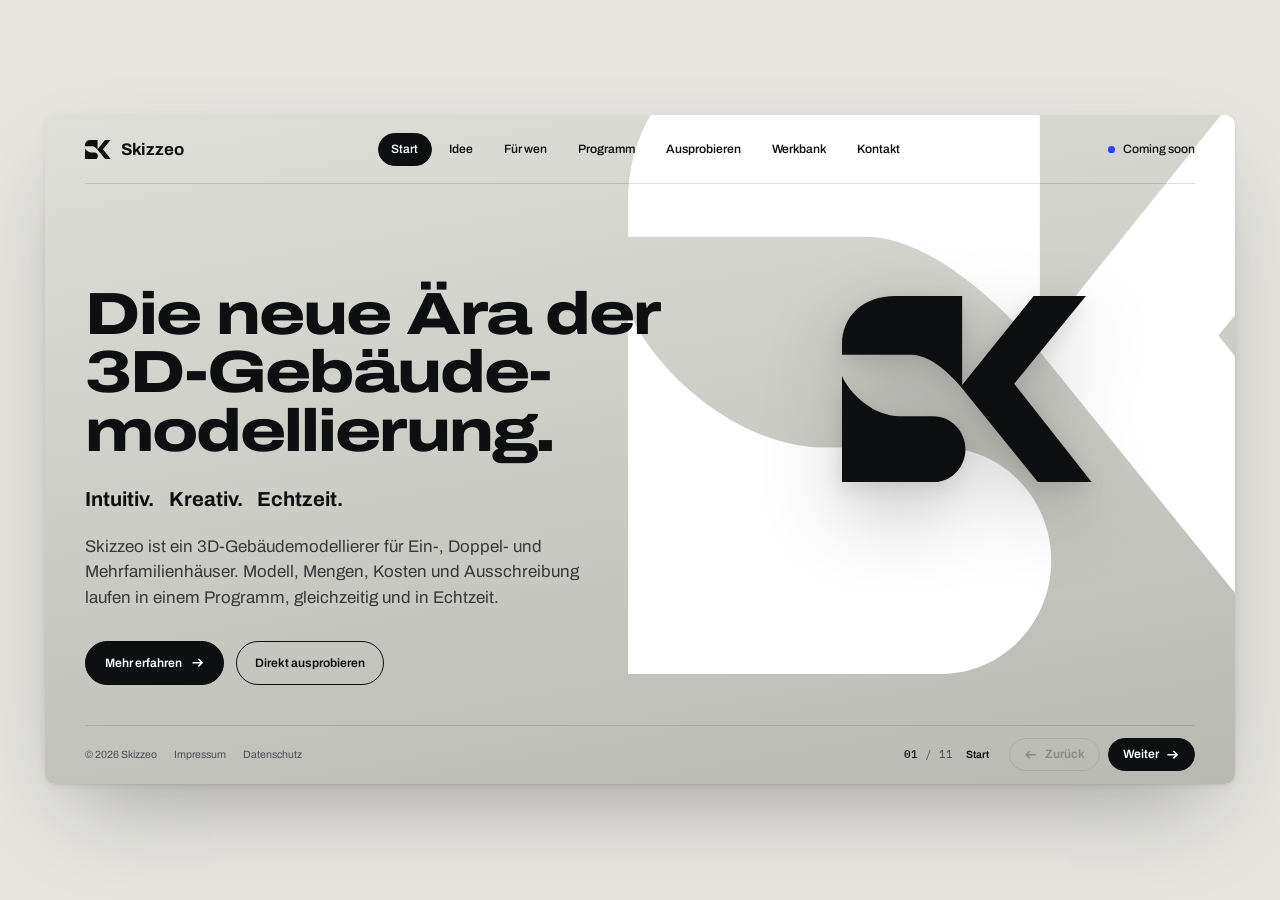
<file: index.html>
<!doctype html>
<html lang="de">
<head>
<meta charset="utf-8">
<meta name="viewport" content="width=device-width, initial-scale=1, viewport-fit=cover">
<title>Skizzeo – Die neue Ära der 3D-Gebäudemodellierung</title>
<meta name="description" content="Skizzeo ist ein 3D-Gebäudemodellierer für Einfamilien-, Doppel- und Mehrfamilienhäuser. Modell, Mengen, Kosten und Ausschreibung laufen gleichzeitig und in Echtzeit.">
<link rel="icon" href="assets/img/favicon.svg" type="image/svg+xml">
<link rel="stylesheet" href="assets/css/site.css">
<script>document.documentElement.classList.add('js');</script>
</head>
<body>

<svg width="0" height="0" class="sr-only" aria-hidden="true" focusable="false">
  <defs>
    <path id="sk" d="M0 237.5 C0 96.5 103.9 0 259.6 0 L586 0 L586 434.7 L935 0 L1190 0 L840 427.5 L1219 909 L956.5 909 L587.3 452 C518.5 366.9 419 287 339 287 L0 287 Z M0 390.6 L0 909 L445.5 909 C532.1 909 602.2 836.9 602.2 748 C602.2 659.1 532.1 587 445.5 587 L281.5 587 C157.1 587 38.5 480.6 0 390.6 Z"/>
    <symbol id="kote" viewBox="0 0 14 14"><path d="M1 3 H13 L7 12 Z"/></symbol>
    <symbol id="pfeil" viewBox="0 0 18 18"><path d="M2 9 H15 M10 4 L15 9 L10 14"/></symbol>
  </defs>
</svg>

<div class="board" id="board" data-current="start" data-tone="stone">

  <div class="board-art" aria-hidden="true">
    <svg class="giant" viewBox="0 0 1219 909"><use href="#sk"/></svg>
    <svg class="mark" viewBox="0 0 1219 909"><use href="#sk"/></svg>
  </div>

  <header class="top">
    <a class="brand" href="#start" aria-label="Skizzeo Startseite">
      <svg viewBox="0 0 1219 909" aria-hidden="true"><use href="#sk"/></svg>
      Skizzeo
    </a>
    <nav class="nav" aria-label="Hauptnavigation">
      <a href="#start" data-nav="start">Start</a>
      <a href="#idee" data-nav="idee">Idee</a>
      <a href="#fuer-wen" data-nav="fuer-wen">Für wen</a>
      <a href="#modell" data-nav="programm">Programm</a>
      <a href="#ausprobieren" data-nav="ausprobieren">Ausprobieren</a>
      <a href="#werkbank" data-nav="werkbank">Werkbank</a>
      <a href="#kontakt" data-nav="kontakt">Kontakt</a>
    </nav>
    <span class="soon">Coming soon</span>
  </header>

  <main class="stage" id="stage">

    <!-- 1 · Start -->
    <section class="page p-start" id="start" data-nav="start" data-title="Start" data-tone="stone" aria-labelledby="t-start" tabindex="-1">
      <div class="page-body">
        <h1 id="t-start">Die neue Ära der<br class="d"> 3D-Gebäude&shy;modellierung.</h1>
        <p class="tagline"><span>Intuitiv.</span> <span>Kreativ.</span> <span>Echtzeit.</span></p>
        <p class="lede">Skizzeo ist ein 3D-Gebäudemodellierer für Ein-, Doppel- und Mehrfamilienhäuser. Modell, Mengen, Kosten und Ausschreibung laufen in einem Programm, gleichzeitig und in Echtzeit.</p>
        <p class="actions">
          <a class="btn" href="#idee">Mehr erfahren <svg aria-hidden="true"><use href="#pfeil"/></svg></a>
          <a class="btn ghost" href="#ausprobieren">Direkt ausprobieren</a>
        </p>
      </div>
    </section>

    <!-- 2 · Idee -->
    <section class="page p-idee" id="idee" data-nav="idee" data-title="Die Idee" aria-labelledby="t-idee" tabindex="-1">
      <div class="page-body">
        <div>
          <p class="kote"><svg aria-hidden="true"><use href="#kote"/></svg>Die Idee</p>
          <h2 id="t-idee">Gebaut für das Wohnhaus. Gedacht von einem Bauplaner.</h2>
          <div class="prose">
            <p>Skizzeo ist ein 3D-Gebäudemodellierer für <strong>Einfamilien-, Doppel- und Mehrfamilienhäuser</strong>. Das Programm will nicht jede Bauaufgabe lösen. Es soll genau diese Häuser sehr gut können.</p>
            <p>Hinter Skizzeo steht ein Bauplaner und Bauingenieur mit dreißig Jahren Praxis. Das Programm bildet seinen Arbeitsablauf ab, vom ersten Umriss bis zum Leistungsverzeichnis, und lässt beim Entwerfen alle Freiheit.</p>
          </div>
        </div>
        <dl class="contrast">
          <div><dt>Arbeitsweise</dt><dd>Sie arbeiten direkt am Bauteil: im 3D-Modell, im Grundriss, im Schnitt und in der Ansicht.</dd></div>
          <div><dt>Auswertung</dt><dd>Mengen, Kosten und Ausschreibung laufen in Echtzeit mit.</dd></div>
          <div><dt>Einstieg</dt><dd>Keine Parameterflut und keine lange Schulung. Was Skizzeo sinnvoll selbst festlegen kann, legt es selbst fest.</dd></div>
        </dl>
      </div>
    </section>

    <!-- 3 · Für wen -->
    <section class="page p-wer" id="fuer-wen" data-nav="fuer-wen" data-title="Für wen" aria-labelledby="t-wer" tabindex="-1">
      <div class="page-body">
        <p class="kote"><svg aria-hidden="true"><use href="#kote"/></svg>Für wen</p>
        <h2 id="t-wer">Für Praktiker, nicht für CAD-Spezialisten.</h2>
        <p class="lede">Für alle, die Wohnhäuser planen, bauen oder verkaufen und schnell zu einem Modell mit Mengen und Kosten kommen wollen.</p>
        <ul class="people">
          <li><span class="nr">01</span><h3>Architekten</h3><p>Entwerfen direkt in 3D, Bauzeichnungen nach deutscher Norm und ein Kostenrahmen aus demselben Modell.</p></li>
          <li><span class="nr">02</span><h3>Bauunternehmer</h3><p>Ein Haus im Kundengespräch in Minuten modellieren, Mengen und Kosten sofort sehen, Leistungsverzeichnisse je Gewerk erstellen.</p></li>
          <li><span class="nr">03</span><h3>Bauträger</h3><p>Wandtypen, Baustoffe, Preise und Bauleistungen der eigenen Firma einmal anlegen und in jedem Projekt nutzen.</p></li>
          <li><span class="nr">04</span><h3>Immobilienmakler</h3><p>Ein anschauliches 3D-Modell und eine erste Kostenschätzung für das Gespräch mit Interessenten, ohne CAD-Kenntnisse.</p></li>
        </ul>
      </div>
    </section>

    <!-- 4 · Programm: Modell und Kosten -->
    <section class="page p-modell" id="modell" data-nav="programm" data-title="Modell und Kosten" aria-labelledby="t-modell" tabindex="-1">
      <nav class="subnav" aria-label="Programm">
        <a href="#modell" aria-current="page">Modell und Kosten</a><a href="#ansichten">Ansichten</a><a href="#bauwissen">Bauwissen</a><a href="#auswertung">Auswertung</a>
      </nav>
      <div class="page-body lay">
        <div>
          <p class="kote"><svg aria-hidden="true"><use href="#kote"/></svg>Modell und Auswertung</p>
          <h2 id="t-modell">Modell und Kosten. Gleichzeitig und gekoppelt.</h2>
          <div class="prose">
            <p>Neben dem 3D-Modell oder dem Grundriss öffnen Sie ein zweites Fenster mit <strong>Mengen, Kosten und Ausschreibung</strong>, daneben oder auf einem zweiten Bildschirm.</p>
            <p>Beide Fenster sind in beide Richtungen verbunden: Markieren Sie eine Zeile, leuchtet das Bauteil im Modell auf, und umgekehrt.</p>
          </div>
          <ul class="ticks">
            <li><b>Echtzeit.</b> Jede Änderung am Modell sofort in Mengen und Kosten.</li>
            <li><b>Ein Programm.</b> Kein Datenaustausch zwischen getrennten Programmen.</li>
          </ul>
        </div>
        <figure class="shot">
          <img src="assets/img/modell-und-mengen.png" width="1440" height="800" alt="Skizzeo mit zwei Fenstern: links das 3D-Modell eines zweigeschossigen Hauses, rechts die Mengenermittlung. Die Außenwand AW-003 ist in beiden Fenstern hervorgehoben.">
          <figcaption>Aktueller Entwicklungsstand: Die Außenwand AW-003 ist links im Modell und rechts in der Mengenermittlung markiert.</figcaption>
        </figure>
      </div>
    </section>

    <!-- 5 · Programm: Ansichten -->
    <section class="page p-ansichten" id="ansichten" data-nav="programm" data-title="Ansichten" aria-labelledby="t-ansichten" tabindex="-1">
      <nav class="subnav" aria-label="Programm">
        <a href="#modell">Modell und Kosten</a><a href="#ansichten" aria-current="page">Ansichten</a><a href="#bauwissen">Bauwissen</a><a href="#auswertung">Auswertung</a>
      </nav>
      <div class="page-body lay">
        <div>
          <p class="kote"><svg aria-hidden="true"><use href="#kote"/></svg>Ansichten</p>
          <h2 id="t-ansichten">Ein Modell. Jede Ansicht bearbeitbar.</h2>
          <div class="prose">
            <p>3D-Modell, Grundriss, Schnitt und Ansichten zeigen dieselben Bauteile. In jeder Sicht arbeiten Sie mit denselben Werkzeugen, und alle anderen Sichten folgen sofort.</p>
            <p>Die Bauzeichnungen folgen der deutschen Norm: tragende Bauteile mit breiter Schnittkontur, normgerechte Schraffuren für Beton, Mauerwerk und Dämmung.</p>
          </div>
        </div>
        <figure class="shot">
          <div class="swap">
            <img data-view="3d" src="assets/img/ansicht-3d.png" width="1280" height="800" alt="3D-Modell eines zweigeschossigen Hauses mit Werkzeugen, Geschossleiste, Ansichten und Projektbaum. Die Außenwände des Erdgeschosses sind orange hervorgehoben.">
            <img data-view="grundriss" src="assets/img/ansicht-grundriss.png" width="1280" height="800" alt="Grundriss als Bauzeichnung mit schraffierten Außenwänden, einer Innenwand, der Schnittlinie A und dem Geschossbogen.">
          </div>
          <div class="figrow">
            <figcaption data-caption-3d="3D-Modell mit Projektbaum. Ausgewählte Wände leuchten orange." data-caption-grundriss="Grundriss mit Schnittlinie und Geschossbogen zum Wechsel der Geschosse.">3D-Modell mit Projektbaum. Ausgewählte Wände leuchten orange.</figcaption>
            <div class="toggle" role="group" aria-label="Ansicht wählen">
              <button type="button" data-show="3d" aria-pressed="true">3D</button><button type="button" data-show="grundriss" aria-pressed="false">Grundriss</button>
            </div>
          </div>
        </figure>
      </div>
    </section>

    <!-- 6 · Programm: Bauwissen -->
    <section class="page p-bauwissen" id="bauwissen" data-nav="programm" data-title="Bauwissen" aria-labelledby="t-bauwissen" tabindex="-1">
      <nav class="subnav" aria-label="Programm">
        <a href="#modell">Modell und Kosten</a><a href="#ansichten">Ansichten</a><a href="#bauwissen" aria-current="page">Bauwissen</a><a href="#auswertung">Auswertung</a>
      </nav>
      <div class="page-body lay">
        <div>
          <p class="kote"><svg aria-hidden="true"><use href="#kote"/></svg>Bauwissen</p>
          <h2 id="t-bauwissen">Denkt wie ein Bauplaner.</h2>
          <div class="prose">
            <p>Jedes Bauteil ist so modelliert, wie es auf der Baustelle entsteht und abgerechnet wird. Springt das Obergeschoss zurück, entsteht auf der Decke von selbst eine <strong>Dachterrasse</strong> mit Dämmung, Belag, Attika und Attikablech.</p>
          </div>
          <ul class="ticks">
            <li>Gründung mit Stahlbeton-Sohlplatte und umlaufender Frostschürze.</li>
            <li>Geschosshöhe ziehen oder eintippen, und das ganze Haus passt sich an.</li>
            <li>Wandaufbauten aus einem Bauteilkatalog, auch als Firmenkatalog.</li>
          </ul>
        </div>
        <figure class="shot">
          <div class="pair">
            <img src="assets/img/dachterrasse.png" width="900" height="760" alt="3D-Modell eines Hauses mit zurückspringendem Obergeschoss. Auf der Erdgeschossdecke ist eine Dachterrasse mit Attikablech entstanden.">
            <img src="assets/img/ansicht-schnittdetail.png" width="745" height="760" alt="Ausschnitt aus einem Schnitt: mehrschalige Außenwand, Decke und Dachterrasse mit Attika, normgerecht schraffiert.">
          </div>
          <figcaption>Das Obergeschoss springt zurück, die Dachterrasse entsteht automatisch. Rechts derselbe Bereich im Schnitt.</figcaption>
        </figure>
      </div>
    </section>

    <!-- 7 · Programm: Auswertung -->
    <section class="page p-auswertung" id="auswertung" data-nav="programm" data-title="Auswertung" aria-labelledby="t-auswertung" tabindex="-1">
      <nav class="subnav" aria-label="Programm">
        <a href="#modell">Modell und Kosten</a><a href="#ansichten">Ansichten</a><a href="#bauwissen">Bauwissen</a><a href="#auswertung" aria-current="page">Auswertung</a>
      </nav>
      <div class="page-body lay">
        <div>
          <p class="kote"><svg aria-hidden="true"><use href="#kote"/></svg>Auswertung</p>
          <h2 id="t-auswertung">Mengen, Kosten, Leistungs&shy;verzeichnis.</h2>
          <div class="prose">
            <p>Ein Klick öffnet die Auswertung mit drei Karten: <strong>Mengen</strong> je Bauteil, Geschoss, Baustoff und Gewerk, die <strong>Kostenschätzung</strong> nach Gewerk, Geschoss oder Kostengruppe nach DIN 276 und das <strong>Leistungsverzeichnis</strong> je Los und Gewerk als PDF, mit oder ohne Preise.</p>
          </div>
          <ul class="ticks">
            <li>Kosten nur für Material oder für Material und Lohn.</li>
            <li>Eigene Firmenpreise und Bauleistungen hinterlegen.</li>
            <li>Mengen so getrennt, wie sie abgerechnet werden.</li>
          </ul>
        </div>
        <figure class="shot">
          <img src="assets/img/mengen.png" width="820" height="500" alt="Auswertungsfenster mit den Karten Mengen, Kosten und AVA. Die Mengenermittlung ist nach Gewerk gegliedert und zeigt Frostschürze, Sohlplatte und Decken.">
          <figcaption>Die Karte Mengen im Auswertungsfenster, gegliedert nach Gewerk.</figcaption>
        </figure>
      </div>
    </section>

    <!-- 8 · Ausprobieren -->
    <section class="page p-probe" id="ausprobieren" data-nav="ausprobieren" data-title="Ausprobieren" aria-labelledby="t-probe" tabindex="-1">
      <div class="page-body lay">
        <div>
          <p class="kote"><svg aria-hidden="true"><use href="#kote"/></svg>Zum Ausprobieren</p>
          <h2 id="t-probe">Ziehen Sie die Wand.</h2>
          <div class="prose">
            <p>So fühlt sich Echtzeit an. Ziehen Sie das violette Band an der rechten Außenwand. Grundfläche, Wandflächen und Kosten rechnen sofort mit.</p>
            <p>In Skizzeo funktioniert das genauso, im 3D-Modell, im Grundriss, im Schnitt und in den Ansichten.</p>
          </div>
        </div>
        <div class="probe">
          <div class="plan" id="plan">
            <svg viewBox="0 0 720 470" role="group" aria-label="Vereinfachter Grundriss eines Hauses mit verschiebbarer rechter Außenwand">
              <defs>
                <pattern id="schraffur" width="7" height="7" patternUnits="userSpaceOnUse" patternTransform="rotate(45)">
                  <rect width="7" height="7" fill="#ffffff"/>
                  <line class="hatch-line" x1="0" y1="0" x2="0" y2="7"/>
                </pattern>
              </defs>
              <rect class="wall" id="p-outer" x="60" y="50" width="400" height="320"/>
              <rect class="room" id="p-inner" x="75" y="65" width="370" height="290"/>
              <g>
                <line class="dim" id="p-dh-line" x1="60" y1="410" x2="460" y2="410"/>
                <line class="dim" x1="60" y1="400" x2="60" y2="420"/>
                <line class="dim" id="p-dh-end" x1="460" y1="400" x2="460" y2="420"/>
                <text class="dim-text" id="p-dh-text" x="260" y="402" text-anchor="middle">10,00</text>
              </g>
              <g>
                <line class="dim" x1="30" y1="50" x2="30" y2="370"/>
                <line class="dim" x1="20" y1="50" x2="40" y2="50"/>
                <line class="dim" x1="20" y1="370" x2="40" y2="370"/>
                <text class="dim-text" x="22" y="216" text-anchor="middle" transform="rotate(-90 22 210)">8,00</text>
              </g>
              <text class="hint" id="p-hint" x="478" y="214">Band ziehen</text>
              <rect class="band-hit" id="p-hit" x="446" y="50" width="28" height="320" tabindex="0" role="slider" aria-label="Länge des Hauses in Metern" aria-valuemin="7" aria-valuemax="14" aria-valuenow="10" aria-valuetext="10,00 Meter"/>
              <rect class="band" id="p-band" x="457" y="50" width="6" height="320" rx="3"/>
            </svg>
          </div>
          <div class="ledger" aria-live="polite">
            <h3>Rohbau und Fassade <small>Beispiel</small></h3>
            <table>
              <tbody>
                <tr><th scope="row">Hausmaß</th><td id="o-mass">10,00 × 8,00 m</td></tr>
                <tr><th scope="row">Grundfläche</th><td id="o-flaeche">80,00 m²</td></tr>
                <tr><th scope="row">Außenwand, 2 Geschosse</th><td id="o-wand">205,56 m²</td></tr>
                <tr><th scope="row">Mauerwerk und WDVS</th><td id="o-wandkosten">34.945 €</td></tr>
                <tr><th scope="row">Sohlplatte und Decken</th><td id="o-beton">11.933 €</td></tr>
                <tr class="sum"><th scope="row">Summe netto</th><td id="o-summe">46.878 €</td></tr>
              </tbody>
            </table>
            <p class="note">Vereinfachtes Beispiel mit gerundeten, unverbindlichen Richtwerten. Keine Kalkulation.</p>
          </div>
        </div>
      </div>
    </section>

    <!-- 9 · Werkbank -->
    <section class="page p-werkbank" id="werkbank" data-nav="werkbank" data-title="Bauteil-Werkbank" aria-labelledby="t-werkbank" tabindex="-1">
      <nav class="subnav" aria-label="Werkbank">
        <a href="#werkbank" aria-current="page">Bauteil-Werkbank</a><a href="#verwaltung">Verwaltung</a>
      </nav>
      <div class="page-body lay">
        <div>
          <p class="status">In Entwicklung</p>
          <h2 id="t-werkbank">Eigene Bauteile. Ohne Programmieren.</h2>
          <div class="prose">
            <p>Mit der Bauteil-Werkbank legen Sie eigene, firmenbezogene Bauteile an, ganz ohne Programmier- oder Skriptkenntnisse. Sie laden die Werkbank in einen KI-Chat Ihrer Wahl und beschreiben das Bauteil in Worten, per Sprache oder mit einem Bild. In der Vorschau wächst es mit Mengen, Preisen und Bauleistungen. Danach übernehmen Sie es in Skizzeo.</p>
          </div>
          <div class="chat" aria-label="Beispiel für eine Beschreibung im KI-Chat">
            <p class="bubble me"><span class="who">Ihre Beschreibung</span>Bitte eine Stahlbetonstütze 24/24 cm, Fuß auf der Rohdecke, Kopf unter der Decke. Dazu die Typen 30/30 und 24/40.</p>
            <p class="bubble"><span class="who">Werkbank</span>Die Stütze steht in der Vorschau. Beton, Schalung und Betonstahl werden mitgezählt, die Richtpreise sind als grob markiert.</p>
          </div>
        </div>
        <figure class="shot">
          <img src="assets/img/werkbank.png" width="1635" height="1302" alt="Prototyp der Bauteil-Werkbank: eine Stahlbetonstütze in der 3D-Vorschau, daneben Prüfung, Mengenermittlung und Kosten als Richtwert.">
          <figcaption>Prototyp der Werkbank mit einer Stahlbetonstütze. Die Chat-Texte sind zur Veranschaulichung formuliert.</figcaption>
        </figure>
      </div>
    </section>

    <!-- 10 · Werkbank: Verwaltung -->
    <section class="page p-verwaltung" id="verwaltung" data-nav="werkbank" data-title="Verwaltung" aria-labelledby="t-verwaltung" tabindex="-1">
      <nav class="subnav" aria-label="Werkbank">
        <a href="#werkbank">Bauteil-Werkbank</a><a href="#verwaltung" aria-current="page">Verwaltung</a>
      </nav>
      <div class="page-body lay">
        <div>
          <p class="kote"><svg aria-hidden="true"><use href="#kote"/></svg>Verwaltung</p>
          <h2 id="t-verwaltung">Planen statt verwalten.</h2>
          <div class="prose">
            <p>Baustoffe, Preise und Bauleistungen pflegt heute eine geführte Verwaltung mit Entwurf, Vorschau und Freigabe. Ein Händlerpreis aus einem Angebot ist in drei Schritten übernommen.</p>
          </div>
          <div class="outlook">
            <p class="status">Ausblick</p>
            <p>Als Nächstes soll eine KI diese Arbeit übernehmen. Sie recherchiert neue Bauteile, Preise und Leistungstexte und legt sie sauber an. Eine Schulung für die Verwaltung soll es dann nicht mehr brauchen.</p>
          </div>
        </div>
        <figure class="shot">
          <img src="assets/img/verwaltung.png" width="840" height="560" alt="Geführter Dialog „Händlerpreis für dieses Haus eintragen“ im zweiten von drei Schritten: Eingabe des Preises je Kilogramm aus dem Angebot.">
          <figcaption>Heute: Ein Händlerpreis wird in drei geführten Schritten eingetragen.</figcaption>
        </figure>
      </div>
    </section>

    <!-- 11 · Kontakt -->
    <section class="page p-kontakt" id="kontakt" data-nav="kontakt" data-title="Kontakt" data-tone="stone" aria-labelledby="t-kontakt" tabindex="-1">
      <div class="page-body">
        <div>
          <p class="kote"><svg aria-hidden="true"><use href="#kote"/></svg>Kontakt</p>
          <h2 id="t-kontakt">Skizzeo erscheint bald.</h2>
          <p class="lede">Sie möchten früh dabei sein oder haben Fragen und Anregungen aus der Praxis? Schreiben Sie uns.</p>
          <a class="mail" href="mailto:info@skizzeo.com">info@skizzeo.com</a>
        </div>
        <ul class="eck" aria-label="Eckdaten">
          <li><h3>Für Windows</h3><p>Als eigenständiges Programm auf Ihrem Rechner.</p></li>
          <li><h3>Ohne Internet</h3><p>Skizzeo läuft vollständig lokal und braucht keine Verbindung.</p></li>
          <li><h3>Eigenständig entwickelt</h3><p>Eigener Geometriekern und eigene Oberfläche. Schnell und schlank.</p></li>
          <li><h3>Sicher gespeichert</h3><p>Jeder Schritt lässt sich zurücknehmen. Gesichert wird automatisch alle fünf Minuten.</p></li>
        </ul>
      </div>
    </section>

    <!-- Rechtliches, außerhalb der Seitenfolge -->
    <section class="page p-recht" id="impressum" data-aside data-title="Impressum" aria-labelledby="t-impressum" tabindex="-1">
      <div class="page-body">
        <p class="kote"><svg aria-hidden="true"><use href="#kote"/></svg>Rechtliches</p>
        <h2 id="t-impressum">Impressum</h2>
        <div class="cols">
          <div><h3>Angaben gemäß § 5 DDG</h3><p>Dipl.-Ing. (FH) Jörn Horstmann<br>Denkmalsweg 18b<br>27777 Ganderkesee<br>Deutschland</p></div>
          <div><h3>Kontakt</h3><p>E-Mail: <a href="mailto:info@skizzeo.com">info@skizzeo.com</a></p></div>
          <div><h3>Verantwortlich für den Inhalt nach § 18 Abs. 2 MStV</h3><p>Dipl.-Ing. (FH) Jörn Horstmann, Anschrift wie oben.</p></div>
          <div><h3>Haftung für Inhalte</h3><p>Die Inhalte dieser Seiten wurden mit Sorgfalt erstellt. Für die Richtigkeit, Vollständigkeit und Aktualität der Inhalte wird jedoch keine Gewähr übernommen. Skizzeo befindet sich in Entwicklung. Beschriebene Funktionen und Bilder zeigen einen Entwicklungsstand und können sich ändern.</p></div>
          <div><h3>Haftung für Links</h3><p>Diese Website enthält keine Links zu externen Websites Dritter. Sollte sich das ändern, gilt: Für die Inhalte verlinkter Seiten ist stets der jeweilige Anbieter oder Betreiber verantwortlich.</p></div>
          <div><h3>Urheberrecht</h3><p>Texte, Bilder, Grafiken und das Logo auf dieser Website sind urheberrechtlich geschützt. Eine Verwendung außerhalb der Grenzen des Urheberrechts bedarf der vorherigen schriftlichen Zustimmung.</p></div>
        </div>
      </div>
    </section>

    <section class="page p-recht" id="datenschutz" data-aside data-title="Datenschutz" aria-labelledby="t-datenschutz" tabindex="-1">
      <div class="page-body">
        <p class="kote"><svg aria-hidden="true"><use href="#kote"/></svg>Rechtliches</p>
        <h2 id="t-datenschutz">Datenschutz</h2>
        <p class="draft-note">Entwurf für den Prototyp. Vor der Veröffentlichung bitte prüfen, insbesondere die Angaben zum Hosting. Stellen in Gelb sind noch offen.</p>
        <div class="cols">
          <div><h3>Verantwortlicher</h3><p>Dipl.-Ing. (FH) Jörn Horstmann, Denkmalsweg 18b, 27777 Ganderkesee, E-Mail: <a href="mailto:info@skizzeo.com">info@skizzeo.com</a></p></div>
          <div><h3>Grundsatz</h3><p>Diese Website ist ein reines Informationsangebot. Sie setzt keine Cookies, verwendet keine Analyse- oder Werbedienste und bindet keine Inhalte fremder Anbieter ein. Schriften und Bilder werden vom eigenen Server geladen.</p></div>
          <div><h3>Server-Logdateien</h3><p>Beim Aufruf der Website verarbeitet der Hosting-Anbieter technisch notwendige Daten, die Ihr Browser übermittelt: IP-Adresse, Datum und Uhrzeit des Abrufs, aufgerufene Seite, Browsertyp und Betriebssystem sowie die zuvor besuchte Seite. Diese Daten dienen der sicheren und stabilen Bereitstellung der Website. Rechtsgrundlage ist Art. 6 Abs. 1 lit. f DSGVO. Die Logdateien werden nach <span class="todo">[Speicherdauer beim Hoster erfragen]</span> gelöscht.</p><p>Hosting-Anbieter: <span class="todo">[Name und Anschrift des Hosters]</span>. Mit dem Anbieter besteht ein Vertrag zur Auftragsverarbeitung nach Art. 28 DSGVO <span class="todo">[prüfen]</span>.</p></div>
          <div><h3>Kontakt per E-Mail</h3><p>Wenn Sie uns per E-Mail schreiben, verarbeiten wir Ihre Angaben, um Ihre Anfrage zu beantworten. Rechtsgrundlage ist Art. 6 Abs. 1 lit. b oder f DSGVO. Die Daten werden gelöscht, sobald sie für diesen Zweck nicht mehr erforderlich sind und keine gesetzlichen Aufbewahrungspflichten bestehen.</p></div>
          <div><h3>Ihre Rechte</h3><p>Sie haben das Recht auf Auskunft, Berichtigung, Löschung und Einschränkung der Verarbeitung Ihrer Daten, auf Datenübertragbarkeit sowie auf Widerspruch gegen die Verarbeitung. Wenden Sie sich dazu an die oben genannte Adresse.</p><p>Sie können sich außerdem bei einer Datenschutz-Aufsichtsbehörde beschweren, zum Beispiel bei der Landesbeauftragten für den Datenschutz Niedersachsen.</p></div>
        </div>
      </div>
    </section>

  </main>

  <footer class="foot">
    <p class="legal-links">
      <span>© <span data-year>2026</span> Skizzeo</span>
      <a href="#impressum">Impressum</a>
      <a href="#datenschutz">Datenschutz</a>
    </p>
    <div class="pager">
      <p class="count"><b id="count-nr">01</b> / <span id="count-all">11</span><span class="count-title" id="count-title">Start</span></p>
      <button type="button" class="prev" id="prev" aria-label="Vorherige Seite"><svg aria-hidden="true"><use href="#pfeil"/></svg><span>Zurück</span></button>
      <button type="button" class="next" id="next" aria-label="Nächste Seite"><span>Weiter</span><svg aria-hidden="true"><use href="#pfeil"/></svg></button>
    </div>
  </footer>

</div>

<script src="assets/js/site.js"></script>
</body>
</html>
</file>
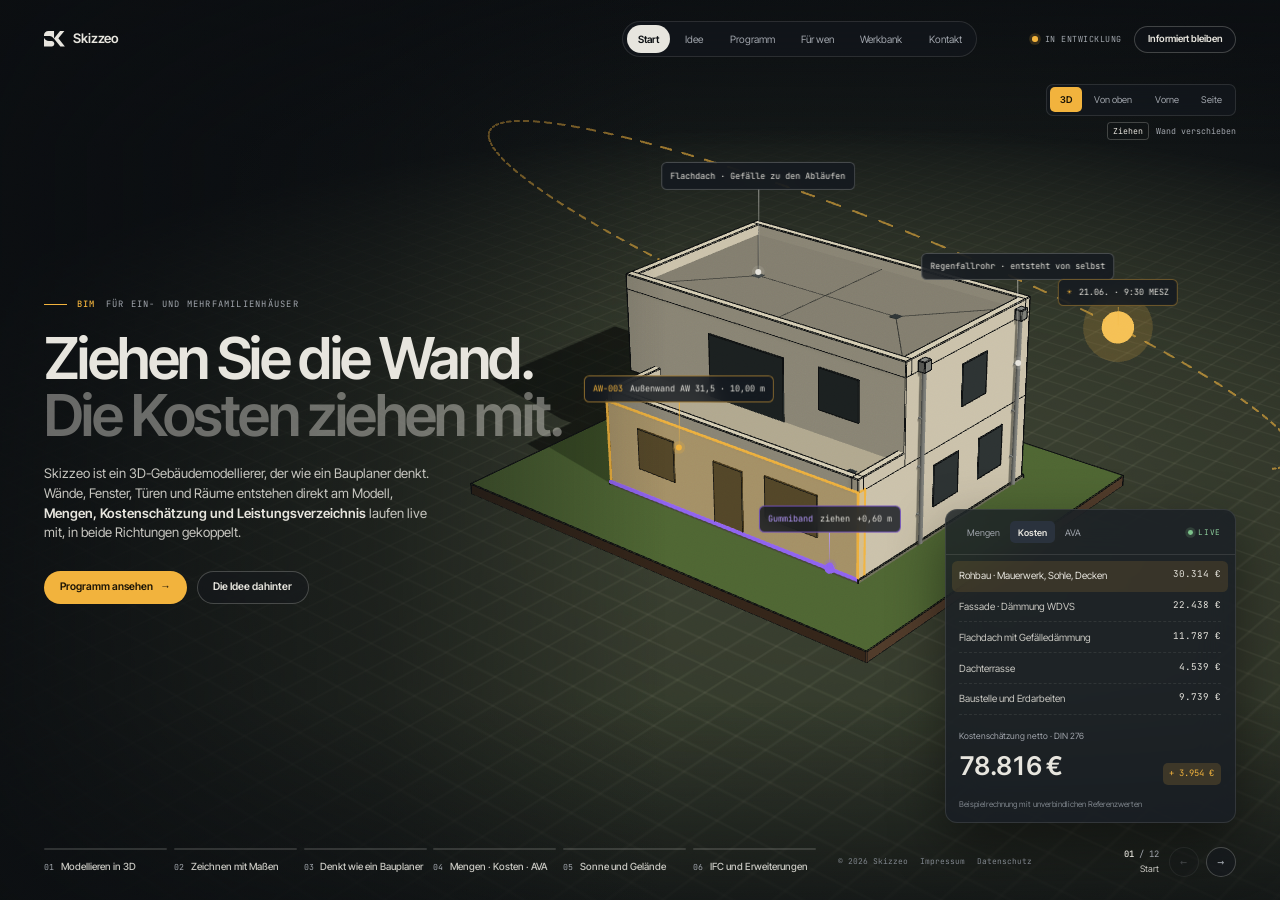
<file: nachtmodell/index.html>
<!doctype html>
<html lang="de">
<head>
<meta charset="utf-8">
<meta name="viewport" content="width=device-width, initial-scale=1">
<title>Skizzeo – Ziehen Sie die Wand. Die Kosten ziehen mit.</title>
<meta name="description" content="Skizzeo ist ein BIM-Gebäudemodellierer für Ein- und Mehrfamilienhäuser. Wände, Fenster, Türen und Räume entstehen direkt am Modell, Mengen, Kostenschätzung und Leistungsverzeichnis laufen live mit.">
<meta name="theme-color" content="#0b0e11">
<link rel="icon" href="assets/img/favicon.svg" type="image/svg+xml">
<link rel="stylesheet" href="assets/css/site.css">
</head>
<body data-scene="full">

<canvas id="stage" aria-label="3D-Modell eines zweigeschossigen Hauses mit Dachterrasse und Flachdach. Auf der Startseite lässt sich die markierte Außenwand mit der Maus ziehen."></canvas>
<div class="raster" aria-hidden="true"></div>
<div class="vignette" aria-hidden="true"></div>
<div class="grain" aria-hidden="true"></div>

<header class="head">
  <a class="brand" href="#start" aria-label="Skizzeo, zur Startseite">
    <svg viewBox="0 0 1219 909" aria-hidden="true"><path fill="currentColor" d="M0 237.5 C0 96.5 103.9 0 259.6 0 L586 0 L586 434.7 L935 0 L1190 0 L840 427.5 L1219 909 L956.5 909 L587.3 452 C518.5 366.9 419 287 339 287 L0 287 Z M0 390.6 L0 909 L445.5 909 C532.1 909 602.2 836.9 602.2 748 C602.2 659.1 532.1 587 445.5 587 L281.5 587 C157.1 587 38.5 480.6 0 390.6 Z"/></svg>
    Skizzeo
  </a>
  <nav class="nav" id="nav" aria-label="Hauptnavigation">
    <a href="#start" data-nav="start">Start</a>
    <a href="#idee" data-nav="idee">Idee</a>
    <a href="#modell" data-nav="programm">Programm</a>
    <a href="#fuer-wen" data-nav="fuer-wen">Für wen</a>
    <a href="#werkbank" data-nav="werkbank">Werkbank</a>
    <a href="#kontakt" data-nav="kontakt">Kontakt</a>
  </nav>
  <div class="head-right">
    <p class="status"><i></i>In Entwicklung</p>
    <a class="btn ghost small" href="#kontakt">Informiert bleiben</a>
    <button type="button" class="menu-btn" id="menu-btn" aria-controls="nav" aria-expanded="false"><span></span><span class="sr">Menü</span></button>
  </div>
</header>

<main class="pages" id="pages" data-dir="next">

  <!-- 01 · Start -->
  <section class="page p-start" id="start" data-nav="start" data-title="Start" data-scene="full" data-view="hero" aria-labelledby="t-start" tabindex="-1">
    <div class="text">
      <p class="eyebrow rise"><b>BIM</b> für Ein- und Mehrfamilienhäuser</p>
      <h1 id="t-start" class="rise" style="--d:1">Ziehen Sie die Wand.<span>Die Kosten ziehen mit.</span></h1>
      <p class="lead rise" style="--d:2">Skizzeo ist ein 3D-Gebäudemodellierer, der wie ein Bauplaner denkt. Wände, Fenster, Türen und Räume entstehen direkt am Modell, <strong>Mengen, Kostenschätzung und Leistungsverzeichnis</strong> laufen live mit, in beide Richtungen gekoppelt.</p>
      <div class="ctas rise" style="--d:3">
        <a class="btn primary" href="#modell">Programm ansehen <span aria-hidden="true">→</span></a>
        <a class="btn ghost" href="#idee">Die Idee dahinter</a>
      </div>
    </div>

    <div class="tag" data-anchor="wall" style="--stem:4rem"><div class="label"><em>AW-003</em> Außenwand AW 31,5 · 10,00 m</div><div class="stem"></div><div class="dot"></div></div>
    <div class="tag band" data-anchor="knob" style="--stem:2.9rem"><div class="label"><em>Gummiband</em> ziehen <span data-out="shift">+0,60 m</span></div><div class="stem"></div><div class="dot"></div></div>
    <div class="tag plain" data-anchor="pipe" style="--stem:7.5rem"><div class="label">Regenfallrohr · entsteht von selbst</div><div class="stem"></div><div class="dot"></div></div>
    <div class="tag plain" data-anchor="roof" style="--stem:7.5rem"><div class="label">Flachdach · Gefälle zu den Abläufen</div><div class="stem"></div><div class="dot"></div></div>
    <div class="tag sun" data-anchor="sun" style="--stem:1.9rem"><div class="label"><em>☀</em> <span data-out="sunlabel">21.06. · 9:30 MESZ</span></div><div class="stem"></div><div class="dot"></div></div>

    <div class="views" role="group" aria-label="Blick auf das Modell">
      <button type="button" data-cam="hero" aria-pressed="true">3D</button><button type="button" data-cam="oben" aria-pressed="false">Von oben</button><button type="button" data-cam="vorne" aria-pressed="false">Vorne</button><button type="button" data-cam="seite" aria-pressed="false">Seite</button>
    </div>
    <p class="hint"><kbd>Ziehen</kbd> Wand verschieben</p>

    <aside class="live glass rise" style="--d:3" aria-label="Mengen, Kosten und AVA, Beispielrechnung">
      <div class="live-head">
        <div class="tabs" role="tablist" aria-label="Karte wählen">
          <button type="button" role="tab" data-card="mengen" aria-selected="false">Mengen</button><button type="button" role="tab" data-card="kosten" aria-selected="true">Kosten</button><button type="button" role="tab" data-card="ava" aria-selected="false">AVA</button>
        </div>
        <span class="pulse">LIVE</span>
      </div>
      <div class="rows" id="live-rows" aria-live="polite"></div>
      <div class="sum">
        <div><small id="live-sumlabel">Kostenschätzung netto · DIN 276</small><strong id="live-sum">–</strong></div>
        <span class="delta" id="live-delta">–</span>
      </div>
      <p class="note">Beispielrechnung mit unverbindlichen Referenzwerten</p>
    </aside>
  </section>

  <!-- 02 · Idee -->
  <section class="page p-idee" id="idee" data-nav="idee" data-title="Die Idee" data-scene="dim" data-view="ambient" aria-labelledby="t-idee" tabindex="-1">
    <div class="text" style="width:54rem">
      <p class="eyebrow rise">Die Idee</p>
      <h2 id="t-idee" class="rise" style="--d:1">Gebaut für das Wohnhaus.<span>Gedacht von einem Bauplaner.</span></h2>
      <p class="lead rise" style="--d:2">Skizzeo ist ein 3D-Gebäudemodellierer für <strong>Einfamilien-, Doppel- und Mehrfamilienhäuser</strong>. Das Programm will nicht jede Bauaufgabe lösen. Es soll genau diese Häuser sehr gut können.</p>
      <p class="lead rise" style="--d:3">Hinter Skizzeo steht ein Bauplaner und Bauingenieur mit dreißig Jahren Praxis. Jedes Bauteil ist so modelliert, wie es auf der Baustelle entsteht und abgerechnet wird.</p>
    </div>
    <div class="ideas">
      <article class="idea glass rise" style="--d:2"><span class="nr">01</span><h3>Auf das Wohnhaus beschränkt</h3><p>Kein Generalist für jede Bauaufgabe, sondern ein Programm für Wohnhäuser mit Vor- und Rücksprüngen, auch mit mehreren Gebäuden auf dem Grundstück.</p></article>
      <article class="idea glass rise" style="--d:3"><span class="nr">02</span><h3>Keine Parameterflut</h3><p>Was Skizzeo sinnvoll selbst festlegen kann, legt es selbst fest. Nach einer kurzen Anleitung können Sie loslegen, ohne lange Schulung.</p></article>
      <article class="idea glass rise" style="--d:4"><span class="nr">03</span><h3>Verborgene Tiefe</h3><p>Erst zeichnen Sie ein Haus. Dann merken Sie, dass Sie die ganze Zeit ein vollständiges BIM-Modell geführt haben, mit Mengen, Kosten und Leistungsverzeichnis.</p></article>
      <article class="idea glass rise" style="--d:5"><span class="nr">04</span><h3>Bedienung mit Freude</h3><p>Hochwertige, spielerische Bedienelemente und weich animierte Übergänge zwischen den Ansichten. Ein Werkzeug, das man gern in die Hand nimmt.</p></article>
    </div>
  </section>

  <!-- 03 · Programm 01: Modellieren -->
  <section class="page p-modell" id="modell" data-nav="programm" data-chapter="1" data-title="Modellieren in 3D" data-scene="off" aria-labelledby="t-modell" tabindex="-1">
    <div class="text">
      <p class="eyebrow rise"><b>01</b> Modellieren in 3D</p>
      <h2 id="t-modell" class="rise" style="--d:1">Ein Umriss.<span>Ein ganzes Haus.</span></h2>
      <p class="lead rise" style="--d:2">Ein kurzer Dialog fragt die Höhen ab, dann zeichnen Sie den Umriss des Erdgeschosses. Beim Schließen steht das Gebäude mit Gründung, Erdgeschoss, Obergeschoss und Decken.</p>
      <ul class="points rise" style="--d:3">
        <li><span><b>Wände wie mit dem Stift.</b>Die Wand baut sich live am Mauszeiger auf, mit Fang, Spurlinien und eingetippten Maßen.</span></li>
        <li><span><b>Gummiband.</b>Jede Wand live verschieben. Nachbarwände, Decken und Gründung gehen mit.</span></li>
        <li><span><b>Teilen und vereinen.</b>Teilstücke rein- oder rausziehen. Springt das Obergeschoss zurück, entsteht davor eine Dachterrasse.</span></li>
        <li><span><b>Fenster und Türen.</b>Öffnungen direkt in die Wand ziehen, in 3D, in der Ansicht oder im Grundriss. Sie wandern mit der Wand.</span></li>
        <li><span><b>Geschoss- und Höhenmanager.</b>Eine Höhe ziehen oder eintippen, und das ganze Haus passt sich live an.</span></li>
      </ul>
    </div>
    <figure class="viewer rise" style="--d:2" data-viewer>
      <div class="frame">
        <img src="assets/img/01-3d-gebaeude-mit-projektbaum.png" width="1280" height="800" data-tab="3D-Modell" data-cap="Das Modell mit Werkzeugen, Geschossleiste und Projektbaum. Ausgewählte Wände leuchten orange." alt="Skizzeo mit einem zweigeschossigen Haus in 3D, links die Werkzeuge, rechts Ansichten und Projektbaum. Die gewählten Außenwände sind orange hervorgehoben." loading="lazy">
        <img src="assets/img/03-3d-geschossversatz.png" width="1280" height="800" data-tab="Geschossversatz" data-cap="Über die Kette an der Wand ist das Obergeschoss vom Erdgeschoss gelöst und versetzt." alt="Haus in 3D, dessen Obergeschoss gegenüber dem Erdgeschoss versetzt ist, daneben das Eigenschaftenfeld der Wand mit Kettensymbol." loading="lazy">
        <img src="assets/img/02-3d-dachterrasse.png" width="900" height="760" data-tab="Dachterrasse" data-cap="Springt das Obergeschoss zurück, entsteht die Dachterrasse mit Attika von selbst." alt="Haus in 3D mit zurückspringendem Obergeschoss und automatisch entstandener Dachterrasse." loading="lazy">
      </div>
      <figcaption><p class="cap"></p><div class="tabs" role="tablist" aria-label="Bild wählen"></div></figcaption>
    </figure>
  </section>

  <!-- 04 · Programm 02: Zeichnen mit Maßen -->
  <section class="page p-zeichnen" id="zeichnen" data-nav="programm" data-chapter="2" data-title="Zeichnen mit Maßen" data-scene="off" aria-labelledby="t-zeichnen" tabindex="-1">
    <div class="text">
      <p class="eyebrow rise"><b>02</b> Zeichnen mit Maßen</p>
      <h2 id="t-zeichnen" class="rise" style="--d:1">Bauzeichnungen,<span>die mitwachsen.</span></h2>
      <p class="lead rise" style="--d:2">Grundriss, zwei Schnitte und vier Ansichten entstehen jederzeit aus dem Modell, nach deutscher Norm und live aktuell.</p>
      <ul class="points rise" style="--d:3">
        <li><span><b>Bemaßung nach DIN 1356-1.</b>Grundriss und 3D bemaßen jedes Gebäude von selbst. Die Maßketten folgen jeder Änderung.</span></li>
        <li><span><b>Mit Maßen bauen.</b>Maßzahl anklicken, neues Maß tippen, und die Wand oder Öffnung springt dorthin.</span></li>
        <li><span><b>Räume entstehen von selbst.</b>Schließen Wände eine Fläche, entsteht der Raum mit Stempel, Name und Fläche.</span></li>
        <li><span><b>Innentüren nach DIN 18101.</b>Das Mausrad blättert die Normbreiten, ein Griff dreht Aufschlag und Anschlagseite.</span></li>
        <li><span><b>Normgerechte Darstellung.</b>Breite Schnittkontur für tragende Bauteile, Schraffuren für Beton, Mauerwerk und Dämmung.</span></li>
      </ul>
    </div>
    <figure class="viewer rise" style="--d:2" data-viewer>
      <div class="frame">
        <img class="paper" src="assets/img/32-grundriss-mit-massketten.png" width="1117" height="604" data-tab="Maßketten" data-cap="Zwei Gebäude im Grundriss, von selbst bemaßt, mit Tür, Fenster und Brüstungshöhe." alt="Grundriss zweier Gebäude mit automatisch erzeugten Maßketten ringsum, einer Tür, einem Fenster und der Angabe der Brüstungshöhe." loading="lazy">
        <img class="paper" src="assets/img/33-innentuer-mit-masskette.png" width="1065" height="946" data-tab="Innentür" data-cap="Beim Setzen der Innentür läuft eine Maßkette zu den Nachbarwänden live mit." alt="Grundriss mit einer Innentür beim Setzen, eine violette Maßkette misst die Abstände zu den Nachbarwänden, außen laufen Maßketten ringsum." loading="lazy">
        <img class="paper" src="assets/img/31-grundriss-mit-raumstempeln.png" width="1118" height="910" data-tab="Räume" data-cap="Drei Räume, von selbst entstanden, mit Name und Fläche im Raumstempel." alt="Grundriss mit drei Räumen Wohnen, Küche und Bad, jeweils mit Raumstempel und Fläche." loading="lazy">
        <img src="assets/img/34-raum-mit-ausbau-im-paneel.png" width="360" height="912" data-tab="Raumbuch" data-cap="Das Paneel eines Wohnzimmers zeigt den Ausbau mit Mengen: Boden, Estrich, Wand, Decke und Sockelleiste." alt="Eigenschaftenfeld eines Raums mit Fläche, lichter Höhe, Bodenbelag, Estrich, Wandputz, Deckenputz und Sockelleiste samt Mengen." loading="lazy">
        <img class="paper" src="assets/img/06-schnitt-a-a.png" width="1280" height="800" data-tab="Schnitt" data-cap="Längsschnitt durch das zweigeschossige Haus, mit Schnittrad." alt="Längsschnitt A-A durch ein zweigeschossiges Haus mit normgerechten Schraffuren." loading="lazy">
        <img class="paper" src="assets/img/08-ansicht-klinkerfassade.png" width="1280" height="800" data-tab="Ansicht" data-cap="Ansicht mit Klinkerfassade, das Muster entsteht als Vektorgrafik." alt="Ansicht eines Hauses mit Klinkerfassade als Vektormuster." loading="lazy">
      </div>
      <figcaption><p class="cap"></p><div class="tabs" role="tablist" aria-label="Bild wählen"></div></figcaption>
    </figure>
  </section>

  <!-- 05 · Programm 03: Denkt wie ein Bauplaner -->
  <section class="page p-bauplaner" id="bauplaner" data-nav="programm" data-chapter="3" data-title="Denkt wie ein Bauplaner" data-scene="full" data-view="bauplaner" aria-labelledby="t-bauplaner" tabindex="-1">
    <div class="text">
      <p class="eyebrow rise"><b>03</b> Denkt wie ein Bauplaner</p>
      <h2 id="t-bauplaner" class="rise" style="--d:1">Baulich korrekt.<span>Von selbst.</span></h2>
      <p class="lead rise" style="--d:2">Was auf der Baustelle dazugehört, entsteht in Skizzeo mit, fachlich richtig und mit Mengen, Kosten und Positionen im Leistungsverzeichnis.</p>
      <ul class="points rise" style="--d:3">
        <li><span><b>Dachterrasse.</b>Mit Dämmung, Belag, Attika und Attikablech, sobald das Obergeschoss zurückspringt.</span></li>
        <li><span><b>Gefälledämmung.</b>Abläufe setzen, Skizzeo rechnet Kehlen und Grate, auch bei L- und U-förmigen Grundrissen.</span></li>
        <li><span><b>Dachentwässerung.</b>Regenfallrohre mit Wasserfangkasten, Rohrschellen und Notentwässerung.</span></li>
        <li><span><b>Vorsprung.</b>Die Decke verlängert sich, die Untersicht wird gedämmt und bekleidet.</span></li>
        <li><span><b>Baustelle und Erdarbeiten.</b>Bauzaun, Baustrom, Baugrube und Abfuhr als eigene Titel im LV.</span></li>
      </ul>
    </div>
    <div class="tag plain" data-anchor="deck" style="--stem:7.5rem"><div class="label">Dachterrasse · entsteht beim Rücksprung</div><div class="stem"></div><div class="dot"></div></div>
    <div class="tag plain" data-anchor="drain" style="--stem:4.5rem"><div class="label"><em>2 %</em> Gefälle · Kehlen und Grate</div><div class="stem"></div><div class="dot"></div></div>
    <div class="tag" data-anchor="pipe2" style="--stem:3.2rem"><div class="label"><em>Fallrohr</em> mit Wasserfangkasten</div><div class="stem"></div><div class="dot"></div></div>
    <div class="tag plain down" data-anchor="base" style="--stem:3.4rem"><div class="label">Sohlplatte · Frostschürze · Geländeplatte</div><div class="stem"></div><div class="dot"></div></div>
    <aside class="details glass rise" style="--d:3" aria-label="Details im Schnitt">
      <h3>Im Schnitt <small>Zum Vergrößern antippen</small></h3>
      <div class="thumbs">
        <button type="button" data-zoom="assets/img/07-schnittdetail-dachterrasse.png" data-cap="Schnittdetail an der Dachterrasse: mehrschalige Wand, Attika und normgerechte Schraffuren." data-paper><img src="assets/img/07-schnittdetail-dachterrasse.png" alt="" loading="lazy"><span>Dachterrasse</span></button>
        <button type="button" data-zoom="assets/img/23-schnitt-fusspunkt-schaumglas.png" data-cap="Fußpunkt auf der Dachterrasse: Der Verblender steht auf druckfesten Schaumglas-Dämmsteinen." data-paper><img src="assets/img/23-schnitt-fusspunkt-schaumglas.png" alt="" loading="lazy" style="object-position:70% 40%"><span>Fußpunkt</span></button>
        <button type="button" data-zoom="assets/img/25-schnitt-gelaende-und-gruendung.png" data-cap="Gründung mit Geländelinie. Das Gebäude steht leicht über dem Gelände, die frostfreie Tiefe bleibt gewahrt." data-paper><img src="assets/img/25-schnitt-gelaende-und-gruendung.png" alt="" loading="lazy" style="object-position:45% 60%"><span>Gründung</span></button>
        <button type="button" data-zoom="assets/img/37-schnittdetail-ausbau-innen.png" data-cap="Fußpunkt einer Innenwand: Estrich, Bodenbelag und Wandputz als eigene Schichten." data-paper><img src="assets/img/37-schnittdetail-ausbau-innen.png" alt="" loading="lazy" style="object-position:30% 60%"><span>Ausbau innen</span></button>
      </div>
    </aside>
  </section>

  <!-- 06 · Programm 04: Mengen, Kosten, AVA -->
  <section class="page p-auswertung" id="auswertung" data-nav="programm" data-chapter="4" data-title="Mengen · Kosten · AVA" data-scene="off" aria-labelledby="t-auswertung" tabindex="-1">
    <div class="text">
      <p class="eyebrow rise"><b>04</b> Mengen · Kosten · AVA</p>
      <h2 id="t-auswertung" class="rise" style="--d:1">Ein Klick.<span>Drei Karten.</span></h2>
      <p class="lead rise" style="--d:2">„Mengen · Kosten · AVA“ öffnet ein zweites Fenster neben dem Modell oder auf dem zweiten Bildschirm. Modell und Liste sind in beide Richtungen gekoppelt.</p>
      <ul class="points rise" style="--d:3">
        <li><span><b>Mengen nach VOB oder für die Bestellung.</b>Zu jeder Zahl lässt sich der Rechenweg aufklappen.</span></li>
        <li><span><b>Kostenschätzung live.</b>Nach Gewerk, Geschoss oder Kostengruppe nach DIN 276, nur Material oder mit Lohn.</span></li>
        <li><span><b>Leistungsverzeichnis je Los und Gewerk.</b>Als PDF, als Anfrage ohne Preise oder mit Preisen.</span></li>
        <li><span><b>Bauteil und Position verknüpft.</b>Ein Bauteil wählen, und Kosten und LV zeigen nur seine Positionen.</span></li>
        <li><span><b>Ihre Preise.</b>Werkseitig unverbindliche Referenzpreise, eigene Preise und Bauleistungen pflegen Sie in der Verwaltung.</span></li>
      </ul>
    </div>
    <figure class="viewer rise" style="--d:2" data-viewer>
      <div class="frame">
        <img src="assets/img/26-kosten-dunkles-thema.png" width="776" height="661" data-tab="Kosten" data-cap="Kostenschätzung mit Baustelleneinrichtung, Erdarbeiten und Summen." alt="Fenster Mengen, Kosten und AVA im dunklen Thema, Karte Kosten mit Positionen nach Gewerk und Summen netto und brutto." loading="lazy">
        <img src="assets/img/27-lv-dunkles-thema.png" width="776" height="562" data-tab="LV" data-cap="Leistungsverzeichnis. Die Positionen des gewählten Bauteils sind hervorgehoben." alt="Leistungsverzeichnis im dunklen Thema, Positionen des gewählten Bauteils sind farbig hervorgehoben." loading="lazy">
        <img src="assets/img/28-mengen-mit-rechenweg-vob.png" width="1000" height="1000" data-tab="Mengen" data-cap="Mengenermittlung nach Gewerk mit Umschalter VOB oder Bestellung und aufgeklapptem Rechenweg je Wand." alt="Mengenermittlung mit Umschalter VOB und Bestellung, unter jeder Wand ist der Rechenweg aufgeklappt." loading="lazy">
        <img src="assets/img/04-modell-und-mengen-gekoppelt.png" width="1600" height="1000" data-tab="Gekoppelt" data-cap="Modell links, Mengen rechts. Die angefahrene Wand leuchtet in beiden Fenstern." alt="Skizzeo mit zwei Fenstern: links das 3D-Modell, rechts die Mengenermittlung. Die Außenwand AW-003 ist in beiden hervorgehoben." loading="lazy">
      </div>
      <figcaption><p class="cap"></p><div class="tabs" role="tablist" aria-label="Bild wählen"></div></figcaption>
    </figure>
  </section>

  <!-- 07 · Programm 05: Sonne und Gelände -->
  <section class="page p-sonne" id="sonne" data-nav="programm" data-chapter="5" data-title="Sonne und Gelände" data-scene="full" data-view="sonne" aria-labelledby="t-sonne" tabindex="-1">
    <div class="text">
      <p class="eyebrow rise"><b>05</b> Sonne und Gelände</p>
      <h2 id="t-sonne" class="rise" style="--d:1">Die Sonne<span>zum Anfassen.</span></h2>
      <p class="lead rise" style="--d:2">Bauort und Nordpfeil setzen, Datum wählen, die Sonne über den Tag ziehen. Der Schatten wandert in 3D und in den Ansichten live mit. Probieren Sie es am Modell.</p>
      <ul class="points rise" style="--d:3">
        <li><span><b>Ansichten nach Himmelsrichtung.</b>Aus Vorne und Hinten werden Südost- und Nordwestansicht.</span></li>
        <li><span><b>Schatten in den Ansichten.</b>Als Fläche oder Schraffur, nach echtem Sonnenstand oder klassischem Zeichenlicht.</span></li>
        <li><span><b>Geländeplatte.</b>In 3D mit Rasen, im Schnitt geschnitten, in den Ansichten als Band.</span></li>
        <li><span><b>Echtes Gelände.</b>Lageplan als PDF und Höhenaufmaß des Vermessers einlesen. Gründung und Erdmengen folgen dem Gelände.</span></li>
      </ul>
    </div>
    <div class="tag sun" data-anchor="sun" style="--stem:1.9rem"><div class="label"><em>☀</em> <span data-out="sunlabel">21.06. · 9:30 MESZ</span></div><div class="stem"></div><div class="dot"></div></div>
    <div class="tag north" data-anchor="north"><div class="label">N</div><div class="stem"></div><div class="dot"></div></div>
    <aside class="sunpanel glass rise" style="--d:3" aria-label="Sonnenstand einstellen">
      <div class="live-head"><b style="font-weight:600;font-size:.95rem">Sonnenstand</b><span class="pulse">LIVE</span></div>
      <div class="dates" role="group" aria-label="Datum wählen">
        <button type="button" data-date="0" aria-pressed="false">21.03.</button><button type="button" data-date="1" aria-pressed="true">21.06.</button><button type="button" data-date="2" aria-pressed="false">23.09.</button><button type="button" data-date="3" aria-pressed="false">21.12.</button><button type="button" data-date="now" aria-pressed="false">Jetzt</button>
      </div>
      <div class="clock"><strong id="sun-clock">9:30<small>MESZ</small></strong><span id="sun-date">21. Juni</span></div>
      <div class="slider">
        <label class="sr" for="sun-range">Uhrzeit</label>
        <input type="range" id="sun-range" min="300" max="1320" step="5" value="570">
        <div class="ends"><span id="sun-rise">Aufgang –</span><span id="sun-set">Untergang –</span></div>
      </div>
      <div class="sunfacts">
        <div><small>Sonnenhöhe</small><b id="sun-elev">–</b></div>
        <div><small>Richtung</small><b id="sun-azim">–</b></div>
      </div>
      <p class="note">Vereinfachte Sonnenbahn für Norddeutschland, zur Veranschaulichung</p>
    </aside>
  </section>

  <!-- 08 · Programm 06: IFC und Erweiterungen -->
  <section class="page p-austausch" id="austausch" data-nav="programm" data-chapter="6" data-title="IFC und Erweiterungen" data-scene="off" aria-labelledby="t-austausch" tabindex="-1">
    <div class="text">
      <p class="eyebrow rise"><b>06</b> IFC und Erweiterungen</p>
      <h2 id="t-austausch" class="rise" style="--d:1">Offen für Fachplaner.<span>Erweiterbar mit Bauteilen.</span></h2>
      <p class="lead rise" style="--d:2">Das Modell geht als IFC4 an Statik, Energieberatung, Haustechnik und AVA, mit Mengen je Bauteil, Kostengruppen nach DIN 276 sowie Fenster- und Türöffnungen.</p>
      <ul class="points rise" style="--d:3">
        <li><span><b>Eigene IFC-Vorschau.</b>Zeigt vorher, was andere Programme sehen: 3D-Bild, Gebäude, Geschosse und Bauteile.</span></li>
        <li><span><b>Haus an seinem Ort.</b>Mit den Landeskoordinaten liegt das Gebäude im IFC an der richtigen Stelle und Höhe.</span></li>
        <li><span><b>Erweiterungsbauteile.</b>Treppe, Geländer, Stütze oder Bodenplatte einlesen und aus dem Bauteilkatalog einfügen.</span></li>
        <li><span><b>Volle BIM-Einbindung.</b>Erweiterungen erscheinen in allen Ansichten und laufen in Mengen, Kosten und LV mit.</span></li>
      </ul>
    </div>
    <figure class="viewer rise" style="--d:2" data-viewer>
      <div class="frame">
        <img src="assets/img/29-ifc-vorschau.png" width="1400" height="860" data-tab="IFC-Vorschau" data-cap="Die eigene IFC-Vorschau: zwei Gebäude in 3D, gegliedert nach Gebäude und Geschoss, mit Klassen und Anzahl der Bauteile." alt="IFC-Vorschau mit zwei Gebäuden in 3D, links die Gliederung nach Gebäude und Geschoss, rechts die Bauteilklassen." loading="lazy">
        <img src="assets/img/21-bauteilkatalog-erweiterungen.png" width="1100" height="740" data-tab="Katalog" data-cap="Bauteilkatalog mit dem Reiter Erweiterungen: eingelesene Bauteile nach Gruppen, bereit zum Einfügen." alt="Bauteilkatalog mit Reiter Erweiterungen, gewählt ist eine Bodenplatte mit Beschreibung und Knopf Einfügen." loading="lazy">
        <img src="assets/img/22-erweiterungen-eigene-bedienfelder.png" width="1320" height="602" data-tab="Bedienfelder" data-cap="Geländer, Bodenplatte, Stütze und Treppe bringen eigene Felder mit und sehen aus wie jedes Skizzeo-Bauteil." alt="Fünf Eigenschaftenfelder nebeneinander für Geländer, Bodenplatte, Stütze, Treppe und ein zweites Geländer." loading="lazy">
        <img src="assets/img/20-erweiterungsbauteile-in-3d.png" width="1600" height="1000" data-tab="Im Modell" data-cap="Eingelesene Erweiterungsbauteile am Haus. Testbild aus der Entwicklung." alt="Haus in 3D mit eingelesener Treppe, Geländer, Fundament und Stütze." loading="lazy">
      </div>
      <figcaption><p class="cap"></p><div class="tabs" role="tablist" aria-label="Bild wählen"></div></figcaption>
    </figure>
  </section>

  <!-- 09 · Für wen -->
  <section class="page p-wer" id="fuer-wen" data-nav="fuer-wen" data-title="Für wen" data-scene="dim" data-view="wer" aria-labelledby="t-wer" tabindex="-1">
    <div class="text">
      <p class="eyebrow rise">Für wen</p>
      <h2 id="t-wer" class="rise" style="--d:1">Für Praktiker,<span>nicht für CAD-Spezialisten.</span></h2>
      <p class="lead rise" style="--d:2">Für alle, die Wohnhäuser planen, bauen oder verkaufen und schnell und richtig zu einem Modell mit Mengen und Kosten kommen wollen.</p>
    </div>
    <ul class="people">
      <li class="glass rise" style="--d:2"><span class="nr">01</span><h3>Architekten</h3><p>Entwerfen direkt in 3D, Bauzeichnungen nach deutscher Norm und ein Kostenrahmen aus demselben Modell.</p></li>
      <li class="glass rise" style="--d:3"><span class="nr">02</span><h3>Bauunternehmer</h3><p>Ein Haus im Kundengespräch modellieren, Mengen und Kosten sofort sehen, Leistungsverzeichnisse je Gewerk für Nachunternehmer.</p></li>
      <li class="glass rise" style="--d:4"><span class="nr">03</span><h3>Bauingenieure</h3><p>Prüfbare Mengen je Bauteil, Geschoss und Gewerk, mit Rechenweg und Wandaufbauten aus dem Bauteilkatalog.</p></li>
      <li class="glass rise" style="--d:5"><span class="nr">04</span><h3>Bauträger</h3><p>Auch Fertig- und Massivhausanbieter: Wandtypen, Baustoffe und Preise einmal anlegen und in jedem Projekt nutzen.</p></li>
      <li class="glass rise" style="--d:6"><span class="nr">05</span><h3>Immobilienmakler</h3><p>Ein anschauliches 3D-Modell und eine erste Kostenschätzung für das Gespräch mit Interessenten, ohne CAD-Kenntnisse.</p></li>
    </ul>
  </section>

  <!-- 10 · Werkbank (Ausblick) -->
  <section class="page p-werkbank" id="werkbank" data-nav="werkbank" data-title="Bauteil-Werkbank" data-scene="off" aria-labelledby="t-werkbank" tabindex="-1">
    <div class="text">
      <nav class="subnav rise" aria-label="Werkbank"><a href="#werkbank" aria-current="page">Bauteil-Werkbank</a><a href="#verwaltung">Verwaltung</a></nav>
      <p class="rise" style="--d:1;margin:0 0 1.4rem"><span class="badge">Ausblick</span></p>
      <h2 id="t-werkbank" class="rise" style="--d:1">Eigene Bauteile.<span>Ohne Programmieren.</span></h2>
      <p class="lead rise" style="--d:2">Mit der Bauteil-Werkbank sollen Firmen eigene Bauteile anlegen können: im ganz normalen KI-Chat beschreiben, in der Vorschau wachsen sehen und als Bauteildatei in Skizzeo übernehmen.</p>
      <div class="chat rise" style="--d:3" aria-label="Beispiel für eine Beschreibung im KI-Chat">
        <p class="bubble me"><span class="who">Ihre Beschreibung</span>Bitte eine Stahlbetonstütze 24/24 cm, Fuß auf der Rohdecke, Kopf unter der Decke. Dazu die Typen 30/30 und 24/40.</p>
        <p class="bubble"><span class="who">Werkbank</span>Die Stütze steht in der Vorschau. Beton, Schalung und Betonstahl werden mitgezählt, die Richtpreise sind als grob markiert.</p>
      </div>
      <p class="aside-note rise" style="--d:4">Heute schon gebaut: Skizzeo liest solche Bauteile ein und fügt sie mit Mengen, Kosten und LV ins Modell. Mehr unter <a href="#austausch">IFC und Erweiterungen</a>.</p>
    </div>
    <figure class="viewer rise" style="--d:2" data-viewer>
      <div class="frame">
        <img src="assets/img/werkbank.png" width="1635" height="1302" data-tab="Werkbank" data-cap="Prototyp der Werkbank mit einer Stahlbetonstütze. Die Chat-Texte sind zur Veranschaulichung formuliert." alt="Prototyp der Bauteil-Werkbank: eine Stahlbetonstütze in der 3D-Vorschau, daneben Prüfung, Mengenermittlung und Kosten als Richtwert." loading="lazy">
      </div>
      <figcaption><p class="cap"></p><div class="tabs" role="tablist" aria-label="Bild wählen" hidden></div></figcaption>
    </figure>
  </section>

  <!-- 11 · Verwaltung -->
  <section class="page p-verwaltung" id="verwaltung" data-nav="werkbank" data-title="Verwaltung" data-scene="off" aria-labelledby="t-verwaltung" tabindex="-1">
    <div class="text">
      <nav class="subnav rise" aria-label="Werkbank"><a href="#werkbank">Bauteil-Werkbank</a><a href="#verwaltung" aria-current="page">Verwaltung</a></nav>
      <p class="rise" style="--d:1;margin:0 0 1.4rem"><span class="badge now">Heute</span></p>
      <h2 id="t-verwaltung" class="rise" style="--d:1">Planen<span>statt verwalten.</span></h2>
      <p class="lead rise" style="--d:2">Baustoffe, Preise und Bauleistungen pflegt eine geführte Verwaltung mit Entwurf, Vorschau und Freigabe. Wandtypen, Baustoffe und Maßstil legen Sie einmal als Firmenstandard an und nutzen sie in jedem Projekt.</p>
      <div class="outlook rise" style="--d:3">
        <span class="badge">Ausblick</span>
        <p>Als Nächstes soll eine KI diese Arbeit übernehmen. Sie recherchiert neue Bauteile, Preise und Leistungstexte und legt sie sauber an, mit geführter To-do-Liste. Eine Schulung für die Verwaltung soll es dann nicht mehr brauchen.</p>
      </div>
    </div>
    <figure class="viewer rise" style="--d:2" data-viewer>
      <div class="frame">
        <img src="assets/img/14-verwaltung-gefuehrter-ablauf.png" width="840" height="560" data-tab="Geführter Ablauf" data-cap="Ein Händlerpreis aus einem Angebot wird in drei geführten Schritten eingetragen." alt="Geführter Dialog Händlerpreis für dieses Haus eintragen, im zweiten von drei Schritten." loading="lazy">
        <img src="assets/img/09-bauteilkatalog-wandaufbau.png" width="1280" height="800" data-tab="Bauteilkatalog" data-cap="Wandtypen mit Schichten, Dicken und Vorschau, auch als Firmenkatalog für alle Projekte." alt="Bauteilkatalog mit einem Wandtyp, seinen Schichten von außen nach innen, Dicken und einer Vorschau." loading="lazy">
        <img src="assets/img/10-baustoff-darstellung.png" width="880" height="640" data-tab="Baustoffe" data-cap="Oberflächen mit Steinformat, Verband und Vorschau, etwa für einen Verblender." alt="Einstellungen der Oberflächen: Verblender mit Steinformat, Verband und Vorschau." loading="lazy">
        <img src="assets/img/35-einstellungen-bemassung.png" width="880" height="640" data-tab="Maßstil" data-cap="Linien, Begrenzung, Schrift und Ketten einmal einstellen und als Firmenstandard speichern." alt="Einstellungen der Bemaßung mit Maßlinie, Begrenzung, Schrift und den Schaltern für die Außenmaßketten." loading="lazy">
      </div>
      <figcaption><p class="cap"></p><div class="tabs" role="tablist" aria-label="Bild wählen"></div></figcaption>
    </figure>
  </section>

  <!-- 12 · Kontakt -->
  <section class="page p-kontakt" id="kontakt" data-nav="kontakt" data-title="Kontakt" data-scene="dim" data-view="kontakt" aria-labelledby="t-kontakt" tabindex="-1">
    <div class="text">
      <p class="eyebrow rise">Kontakt</p>
      <h2 id="t-kontakt" class="rise" style="--d:1">Skizzeo<span>erscheint bald.</span></h2>
      <p class="lead rise" style="--d:2">Sie möchten früh dabei sein oder haben Fragen und Anregungen aus der Praxis? Schreiben Sie uns.</p>
      <p class="rise" style="--d:3;margin:0"><a class="mail" href="mailto:info@skizzeo.com">info@skizzeo.com</a></p>
    </div>
    <ul class="facts" aria-label="Eckdaten">
      <li class="glass rise" style="--d:2"><h3>Für Windows</h3><p>Als eigenständiges Programm auf Ihrem Rechner.</p></li>
      <li class="glass rise" style="--d:3"><h3>Ohne Internet</h3><p>Skizzeo läuft vollständig lokal und braucht keine Verbindung.</p></li>
      <li class="glass rise" style="--d:4"><h3>Eigenständig entwickelt</h3><p>Eigener Geometriekern und eigene Oberfläche. Schnell und schlank.</p></li>
      <li class="glass rise" style="--d:5"><h3>Sicher gespeichert</h3><p>Jeder Schritt lässt sich zurücknehmen. Gesichert wird automatisch alle fünf Minuten.</p></li>
    </ul>
  </section>

  <!-- Rechtliches, außerhalb der Seitenfolge -->
  <section class="page p-recht" id="impressum" data-aside data-title="Impressum" data-scene="off" aria-labelledby="t-impressum" tabindex="-1">
    <div class="legal glass">
      <p class="eyebrow">Rechtliches</p>
      <h2 id="t-impressum">Impressum</h2>
      <div class="cols">
        <div><h3>Angaben gemäß § 5 DDG</h3><p>Dipl.-Ing. (FH) Jörn Horstmann<br>Denkmalsweg 18b<br>27777 Ganderkesee<br>Deutschland</p></div>
        <div><h3>Kontakt</h3><p>E-Mail: <a href="mailto:info@skizzeo.com">info@skizzeo.com</a></p></div>
        <div><h3>Verantwortlich für den Inhalt nach § 18 Abs. 2 MStV</h3><p>Dipl.-Ing. (FH) Jörn Horstmann, Anschrift wie oben.</p></div>
        <div><h3>Haftung für Inhalte</h3><p>Die Inhalte dieser Seiten wurden mit Sorgfalt erstellt. Für die Richtigkeit, Vollständigkeit und Aktualität der Inhalte wird jedoch keine Gewähr übernommen. Skizzeo befindet sich in Entwicklung. Beschriebene Funktionen und Bilder zeigen einen Entwicklungsstand und können sich ändern.</p></div>
        <div><h3>Haftung für Links</h3><p>Diese Website enthält keine Links zu externen Websites Dritter. Sollte sich das ändern, gilt: Für die Inhalte verlinkter Seiten ist stets der jeweilige Anbieter oder Betreiber verantwortlich.</p></div>
        <div><h3>Urheberrecht</h3><p>Texte, Bilder, Grafiken und das Logo auf dieser Website sind urheberrechtlich geschützt. Eine Verwendung außerhalb der Grenzen des Urheberrechts bedarf der vorherigen schriftlichen Zustimmung.</p></div>
      </div>
    </div>
  </section>

  <section class="page p-recht" id="datenschutz" data-aside data-title="Datenschutz" data-scene="off" aria-labelledby="t-datenschutz" tabindex="-1">
    <div class="legal glass">
      <p class="eyebrow">Rechtliches</p>
      <h2 id="t-datenschutz">Datenschutz</h2>
      <p class="draft-note">Entwurf. Vor der Veröffentlichung bitte prüfen, insbesondere die Angaben zum Hosting. Stellen in Gelb sind noch offen.</p>
      <div class="cols">
        <div><h3>Verantwortlicher</h3><p>Dipl.-Ing. (FH) Jörn Horstmann, Denkmalsweg 18b, 27777 Ganderkesee, E-Mail: <a href="mailto:info@skizzeo.com">info@skizzeo.com</a></p></div>
        <div><h3>Grundsatz</h3><p>Diese Website ist ein reines Informationsangebot. Sie setzt keine Cookies, verwendet keine Analyse- oder Werbedienste und bindet keine Inhalte fremder Anbieter ein. Schriften, Bilder und das 3D-Modell werden vom eigenen Server geladen.</p></div>
        <div><h3>Server-Logdateien</h3><p>Beim Aufruf der Website verarbeitet der Hosting-Anbieter technisch notwendige Daten, die Ihr Browser übermittelt: IP-Adresse, Datum und Uhrzeit des Abrufs, aufgerufene Seite, Browsertyp und Betriebssystem sowie die zuvor besuchte Seite. Diese Daten dienen der sicheren und stabilen Bereitstellung der Website. Rechtsgrundlage ist Art. 6 Abs. 1 lit. f DSGVO. Die Logdateien werden nach <span class="todo">[Speicherdauer beim Hoster erfragen]</span> gelöscht.</p><p>Hosting-Anbieter: <span class="todo">[Name und Anschrift des Hosters]</span>. Mit dem Anbieter besteht ein Vertrag zur Auftragsverarbeitung nach Art. 28 DSGVO <span class="todo">[prüfen]</span>.</p></div>
        <div><h3>Kontakt per E-Mail</h3><p>Wenn Sie uns per E-Mail schreiben, verarbeiten wir Ihre Angaben, um Ihre Anfrage zu beantworten. Rechtsgrundlage ist Art. 6 Abs. 1 lit. b oder f DSGVO. Die Daten werden gelöscht, sobald sie für diesen Zweck nicht mehr erforderlich sind und keine gesetzlichen Aufbewahrungspflichten bestehen.</p></div>
        <div><h3>Ihre Rechte</h3><p>Sie haben das Recht auf Auskunft, Berichtigung, Löschung und Einschränkung der Verarbeitung Ihrer Daten, auf Datenübertragbarkeit sowie auf Widerspruch gegen die Verarbeitung. Wenden Sie sich dazu an die oben genannte Adresse.</p><p>Sie können sich außerdem bei einer Datenschutz-Aufsichtsbehörde beschweren, zum Beispiel bei der Landesbeauftragten für den Datenschutz Niedersachsen.</p></div>
      </div>
    </div>
  </section>

</main>

<footer class="foot" id="foot">
  <ol class="chapters" aria-label="Kapitel Programm">
    <li><a href="#modell"><i></i><span>01</span><b>Modellieren in 3D</b></a></li>
    <li><a href="#zeichnen"><i></i><span>02</span><b>Zeichnen mit Maßen</b></a></li>
    <li><a href="#bauplaner"><i></i><span>03</span><b>Denkt wie ein Bauplaner</b></a></li>
    <li><a href="#auswertung"><i></i><span>04</span><b>Mengen · Kosten · AVA</b></a></li>
    <li><a href="#sonne"><i></i><span>05</span><b>Sonne und Gelände</b></a></li>
    <li><a href="#austausch"><i></i><span>06</span><b>IFC und Erweiterungen</b></a></li>
  </ol>
  <p class="legal-links"><span>© <span data-year>2026</span> Skizzeo</span><a href="#impressum">Impressum</a><a href="#datenschutz">Datenschutz</a></p>
  <div class="pager">
    <p class="count"><b id="count-nr">01</b> / <span id="count-all">12</span><em id="count-title">Start</em></p>
    <button type="button" id="prev" aria-label="Vorherige Seite">←</button>
    <button type="button" id="next" aria-label="Nächste Seite">→</button>
  </div>
</footer>

<div class="lightbox" id="lightbox" role="dialog" aria-modal="true" aria-label="Großansicht" hidden>
  <button type="button" class="close" id="lb-close" aria-label="Schließen">✕</button>
  <figure><img id="lb-img" alt=""><figcaption id="lb-cap"></figcaption></figure>
</div>

<script src="assets/js/haus3d.js"></script>
<script src="assets/js/site.js"></script>
</body>
</html>
</file>
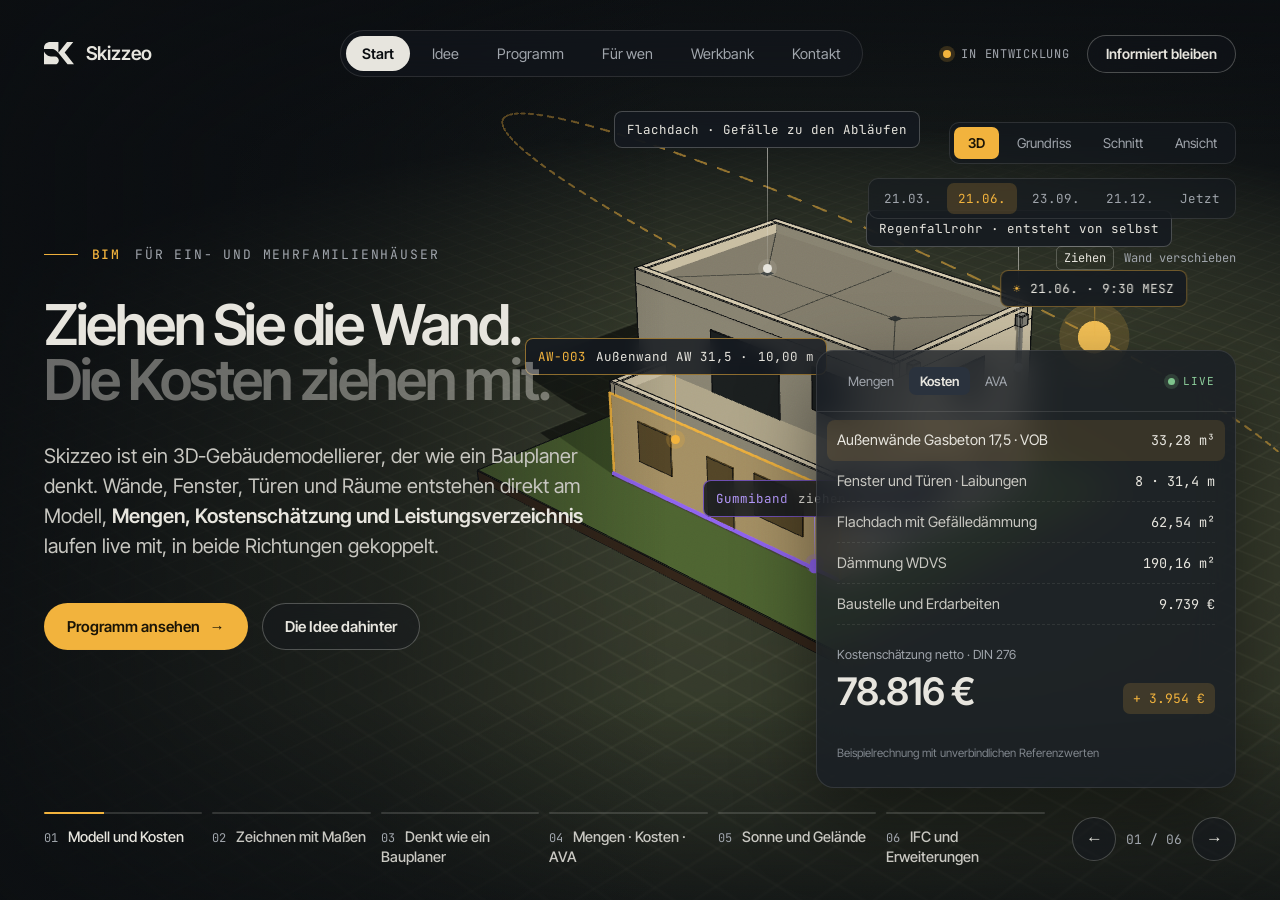
<file: alternative/konzept-a-nachtmodell.html>
<!doctype html>
<html lang="de">
<head>
<meta charset="utf-8">
<meta name="viewport" content="width=device-width, initial-scale=1">
<title>Skizzeo · Konzept A „Nachtmodell“</title>
<style>
/* Konzept A „Nachtmodell“
   Das Haus selbst ist die Bühne: ein echtes 3D-Massenmodell im Skizzen-Look des Programms,
   in Echtzeit gerendert. Die markierte Wand lässt sich ziehen, Mengen und Kosten laufen mit.
   Farben aus der Programmoberfläche, Navigation über Kapitel statt Scrollen. */
@font-face { font-family: "Inter Tight"; src: url("assets/fonts/inter-tight-latin-wght-normal.woff2") format("woff2"); font-weight: 100 900; }
@font-face { font-family: "JetBrains Mono"; src: url("assets/fonts/jetbrains-mono-latin-400-normal.woff2") format("woff2"); font-weight: 400; }
@font-face { font-family: "JetBrains Mono"; src: url("assets/fonts/jetbrains-mono-latin-500-normal.woff2") format("woff2"); font-weight: 500; }

:root {
  --ink: #0b0e11;
  --panel: #1f252d;
  --panel-2: #2a323d;
  --line: rgba(231, 229, 222, .12);
  --text: #e7e5de;
  --soft: #a0a5ac;
  --amber: #f2b33d;
  --band: #8f63f0;
  --olive: #3b4236;
  --sans: "Inter Tight", "Helvetica Neue", Arial, sans-serif;
  --mono: "JetBrains Mono", ui-monospace, Consolas, monospace;
  --pad: clamp(24px, 3.4vw, 72px);
  color-scheme: dark;
}
* { box-sizing: border-box; }
html, body { height: 100%; }
body {
  margin: 0; overflow: hidden;
  font-family: var(--sans); color: var(--text);
  background:
    radial-gradient(60% 70% at 64% 62%, #2b3229 0%, #161b19 48%, #0c0f12 100%);
  -webkit-font-smoothing: antialiased;
}
canvas#stage { position: fixed; inset: 0; width: 100%; height: 100%; cursor: grab; touch-action: none; }
.vignette { position: fixed; inset: 0; pointer-events: none;
  background:
    linear-gradient(90deg, rgba(11,14,17,.92) 0%, rgba(11,14,17,.55) 30%, rgba(11,14,17,0) 52%),
    linear-gradient(0deg, rgba(11,14,17,.7) 0%, rgba(11,14,17,0) 22%),
    linear-gradient(180deg, rgba(11,14,17,.6) 0%, rgba(11,14,17,0) 16%); }
.grain { position: fixed; inset: 0; pointer-events: none; opacity: .05; mix-blend-mode: overlay;
  background-image: url("data:image/svg+xml;utf8,<svg xmlns='http://www.w3.org/2000/svg' width='160' height='160'><filter id='n'><feTurbulence type='fractalNoise' baseFrequency='.9' numOctaves='2'/></filter><rect width='100%' height='100%' filter='url(%23n)'/></svg>"); }

header { position: fixed; top: 0; left: 0; right: 0; display: flex; align-items: center; gap: 48px;
  padding: 30px var(--pad); z-index: 5; }
.brand { display: flex; align-items: center; gap: 12px; font-weight: 600; font-size: 19px; letter-spacing: -.01em; text-decoration: none; color: var(--text); }
.brand svg { width: 30px; height: auto; color: var(--text); }
nav { display: flex; gap: 6px; margin-left: auto; padding: 5px; border: 1px solid var(--line); border-radius: 999px;
  background: rgba(20, 25, 32, .55); backdrop-filter: blur(14px); }
nav a { color: var(--soft); text-decoration: none; font-size: 14.5px; padding: 9px 16px; border-radius: 999px; }
nav a.on { background: var(--text); color: var(--ink); font-weight: 600; }
.head-right { display: flex; align-items: center; gap: 18px; margin-left: 32px; }
.status { font-family: var(--mono); font-size: 12px; letter-spacing: .06em; text-transform: uppercase; color: var(--soft); display: flex; align-items: center; gap: 10px; }
.status i { width: 8px; height: 8px; border-radius: 50%; background: var(--amber); box-shadow: 0 0 0 4px rgba(242,179,61,.18); }
.btn { display: inline-flex; align-items: center; gap: 10px; font: 600 15px/1 var(--sans); padding: 15px 22px; border-radius: 999px; text-decoration: none; border: 1px solid transparent; }
.btn.primary { background: var(--amber); color: #1a1406; }
.btn.ghost { border-color: rgba(231,229,222,.28); color: var(--text); background: rgba(20,25,32,.35); backdrop-filter: blur(10px); }
.btn.small { padding: 11px 18px; font-size: 14px; }

.hero { position: fixed; left: var(--pad); top: 50%; transform: translateY(-52%); width: min(900px, 48vw); z-index: 4; }
.eyebrow { font-family: var(--mono); font-size: 13px; letter-spacing: .14em; text-transform: uppercase; color: var(--soft); display: flex; align-items: center; gap: 14px; margin-bottom: 34px; }
.eyebrow b { color: var(--amber); font-weight: 500; }
.eyebrow::before { content: ""; width: 34px; height: 1px; background: var(--amber); }
h1 { margin: 0; font-weight: 600; font-size: clamp(44px, 4.4vw, 92px); line-height: .98; letter-spacing: -.045em; }
h1 span { display: block; color: rgba(231,229,222,.42); }
.lead { margin: 34px 0 0; max-width: 540px; font-size: 20px; line-height: 1.5; color: #c7c6c0; }
.lead strong { color: var(--text); font-weight: 600; }
.ctas { display: flex; gap: 14px; margin-top: 42px; }

/* Beschriftungen am Modell */
.tag { position: fixed; z-index: 3; pointer-events: none; transform: translate(-50%, -100%); }
.tag .label { display: inline-flex; align-items: center; gap: 10px; white-space: nowrap; font-family: var(--mono); font-size: 12.5px; padding: 9px 12px; border-radius: 8px;
  background: rgba(20,25,32,.82); border: 1px solid rgba(242,179,61,.55); color: var(--text); backdrop-filter: blur(8px); }
.tag .label em { font-style: normal; color: var(--amber); }
.tag .stem { width: 1px; height: 64px; margin: 0 auto; background: linear-gradient(var(--amber), rgba(242,179,61,.2)); }
.tag .dot { width: 9px; height: 9px; border-radius: 50%; background: var(--amber); margin: -4px auto 0; box-shadow: 0 0 0 5px rgba(242,179,61,.22); }
.tag.band .label { border-color: rgba(143,99,240,.7); }
.tag.band .label em { color: #b79bff; }
.tag.band .stem { background: linear-gradient(#b79bff, rgba(143,99,240,.2)); height: 46px; }
.tag.band .dot { background: var(--band); box-shadow: 0 0 0 5px rgba(143,99,240,.25); }
.tag.terr .label { border-color: rgba(231,229,222,.25); }
.tag.terr .stem { background: linear-gradient(rgba(231,229,222,.6), rgba(231,229,222,.1)); height: 120px; }
.tag.terr .dot { background: var(--text); box-shadow: 0 0 0 5px rgba(231,229,222,.12); }

/* Live-Fenster rechts unten, angelehnt an „Mengen · Kosten · AVA“ */
.live { position: fixed; right: var(--pad); bottom: 112px; width: 420px; z-index: 4; border-radius: 18px; overflow: hidden;
  background: rgba(24, 29, 36, .78); border: 1px solid var(--line); backdrop-filter: blur(18px);
  box-shadow: 0 30px 80px rgba(0,0,0,.45); }
.live-head { display: flex; align-items: center; justify-content: space-between; padding: 16px 20px; border-bottom: 1px solid var(--line); }
.tabs { display: flex; gap: 4px; }
.tabs span { font-size: 13px; padding: 6px 11px; border-radius: 7px; color: var(--soft); }
.tabs span.on { background: var(--panel-2); color: var(--text); font-weight: 600; }
.pulse { font-family: var(--mono); font-size: 11px; letter-spacing: .1em; color: #8fd19e; display: flex; align-items: center; gap: 8px; }
.pulse::before { content: ""; width: 7px; height: 7px; border-radius: 50%; background: #7ec48c; box-shadow: 0 0 0 4px rgba(126,196,140,.18); }
.rows { padding: 8px 20px 4px; }
.row { display: grid; grid-template-columns: 1fr auto; gap: 12px; padding: 11px 0; border-bottom: 1px dashed rgba(231,229,222,.09); font-size: 14.5px; }
.row span:first-child { color: #c9c8c2; }
.row span:last-child { font-family: var(--mono); font-size: 13.5px; }
.row.hot { margin: 0 -10px; padding: 11px 10px; border-radius: 8px; background: rgba(242,179,61,.12); border-bottom-color: transparent; }
.row.hot span:first-child { color: var(--text); }
.sum { display: flex; align-items: end; justify-content: space-between; padding: 18px 20px 20px; }
.sum small { display: block; font-size: 12.5px; color: var(--soft); margin-bottom: 6px; }
.sum strong { font-size: 38px; font-weight: 600; letter-spacing: -.03em; }
.delta { font-family: var(--mono); font-size: 13px; padding: 7px 10px; border-radius: 7px; background: rgba(242,179,61,.16); color: var(--amber); }
.note { padding: 0 20px 16px; font-size: 11.5px; color: #7f858c; }

/* Kapitel unten: Seitenwechsel ohne Scrollen */
.chapters { position: fixed; left: var(--pad); right: var(--pad); bottom: 34px; display: flex; align-items: center; gap: 28px; z-index: 4; }
.chapters ol { list-style: none; display: flex; gap: 10px; margin: 0; padding: 0; flex: 1; }
.chapters li { flex: 1; max-width: 230px; }
.chapters li i { display: block; height: 2px; background: rgba(231,229,222,.16); border-radius: 2px; margin-bottom: 12px; overflow: hidden; }
.chapters li.on i { background: linear-gradient(90deg, var(--amber) 38%, rgba(231,229,222,.16) 38%); }
.chapters li span { font-family: var(--mono); font-size: 12px; color: var(--soft); margin-right: 10px; }
.chapters li b { font-weight: 500; font-size: 14.5px; color: #c9c8c2; }
.chapters li.on b { color: var(--text); }
.pager { display: flex; align-items: center; gap: 10px; font-family: var(--mono); font-size: 13px; color: var(--soft); }
.pager button { width: 44px; height: 44px; border-radius: 50%; border: 1px solid rgba(231,229,222,.24); background: rgba(20,25,32,.5); color: var(--text); font-size: 17px; }
.views { position: fixed; right: var(--pad); top: 122px; z-index: 4; display: flex; gap: 4px; padding: 4px; border-radius: 10px; background: rgba(20,25,32,.6); border: 1px solid var(--line); backdrop-filter: blur(10px); }
.views span { font-size: 13.5px; padding: 8px 14px; border-radius: 7px; color: var(--soft); }
.views span.on { background: var(--amber); color: #1a1406; font-weight: 600; }
.dates { position: fixed; right: var(--pad); top: 178px; z-index: 4; display: flex; gap: 4px; padding: 4px; border-radius: 10px; background: rgba(20,25,32,.6); border: 1px solid var(--line); backdrop-filter: blur(10px); font-family: var(--mono); }
.dates span { font-size: 12.5px; padding: 7px 11px; border-radius: 7px; color: var(--soft); }
.dates span.on { background: rgba(242,179,61,.18); color: var(--amber); }
.tag.sun .label { border-color: rgba(242,179,61,.4); }
.tag.sun .stem { height: 30px; background: linear-gradient(rgba(242,179,61,.6), rgba(242,179,61,0)); }
.tag.sun .dot { display: none; }
.hint { position: fixed; right: var(--pad); top: 234px; z-index: 4; font-family: var(--mono); font-size: 12px; color: var(--soft); display: flex; align-items: center; gap: 10px; }
.hint kbd { font-family: inherit; border: 1px solid rgba(231,229,222,.25); border-radius: 5px; padding: 3px 7px; color: var(--text); }
</style>
</head>
<body>
<canvas id="stage" aria-label="3D-Modell eines zweigeschossigen Hauses mit Dachterrasse. Die markierte Außenwand lässt sich mit der Maus ziehen."></canvas>
<div class="vignette"></div>
<div class="grain"></div>

<header>
  <a class="brand" href="#start">
    <svg viewBox="0 0 1219 909" aria-hidden="true"><path fill="currentColor" d="M0 237.5 C0 96.5 103.9 0 259.6 0 L586 0 L586 434.7 L935 0 L1190 0 L840 427.5 L1219 909 L956.5 909 L587.3 452 C518.5 366.9 419 287 339 287 L0 287 Z M0 390.6 L0 909 L445.5 909 C532.1 909 602.2 836.9 602.2 748 C602.2 659.1 532.1 587 445.5 587 L281.5 587 C157.1 587 38.5 480.6 0 390.6 Z"/></svg>
    Skizzeo
  </a>
  <nav aria-label="Hauptnavigation">
    <a class="on" href="#start">Start</a>
    <a href="#idee">Idee</a>
    <a href="#programm">Programm</a>
    <a href="#fuer-wen">Für wen</a>
    <a href="#werkbank">Werkbank</a>
    <a href="#kontakt">Kontakt</a>
  </nav>
  <div class="head-right">
    <span class="status"><i></i>In Entwicklung</span>
    <a class="btn ghost small" href="#kontakt">Informiert bleiben</a>
  </div>
</header>

<main class="hero">
  <p class="eyebrow"><b>BIM</b> für Ein- und Mehrfamilienhäuser</p>
  <h1>Ziehen Sie die Wand.<span>Die Kosten ziehen mit.</span></h1>
  <p class="lead">Skizzeo ist ein 3D-Gebäudemodellierer, der wie ein Bauplaner denkt. Wände, Fenster, Türen und Räume entstehen direkt am Modell, <strong>Mengen, Kostenschätzung und Leistungsverzeichnis</strong> laufen live mit, in beide Richtungen gekoppelt.</p>
  <div class="ctas">
    <a class="btn primary" href="#programm">Programm ansehen <span aria-hidden="true">→</span></a>
    <a class="btn ghost" href="#idee">Die Idee dahinter</a>
  </div>
</main>

<div class="tag" id="t-wall"><div class="label"><em>AW-003</em> Außenwand AW 31,5 · <span id="t-len">10,00 m</span></div><div class="stem"></div><div class="dot"></div></div>
<div class="tag band" id="t-knob"><div class="label"><em>Gummiband</em> ziehen <span id="t-shift">+0,60 m</span></div><div class="stem"></div><div class="dot"></div></div>
<div class="tag terr" id="t-pipe"><div class="label">Regenfallrohr · entsteht von selbst</div><div class="stem"></div><div class="dot"></div></div>
<div class="tag terr" id="t-roof"><div class="label">Flachdach · Gefälle zu den Abläufen</div><div class="stem"></div><div class="dot"></div></div>
<div class="tag sun" id="t-sun"><div class="label"><em>☀</em> 21.06. · 9:30 MESZ</div><div class="stem"></div><div class="dot"></div></div>

<div class="views" aria-label="Ansicht wählen"><span class="on">3D</span><span>Grundriss</span><span>Schnitt</span><span>Ansicht</span></div>
<div class="dates" aria-label="Sonnenstand"><span>21.03.</span><span class="on">21.06.</span><span>23.09.</span><span>21.12.</span><span>Jetzt</span></div>
<p class="hint"><kbd>Ziehen</kbd> Wand verschieben</p>

<aside class="live" aria-label="Mengen und Kosten, Beispielrechnung">
  <div class="live-head">
    <div class="tabs"><span>Mengen</span><span class="on">Kosten</span><span>AVA</span></div>
    <span class="pulse">LIVE</span>
  </div>
  <div class="rows">
    <div class="row hot"><span>Außenwände Gasbeton 17,5 · VOB</span><span id="r-aw">–</span></div>
    <div class="row"><span>Fenster und Türen · Laibungen</span><span id="r-oeff">–</span></div>
    <div class="row"><span>Flachdach mit Gefälledämmung</span><span id="r-dach">–</span></div>
    <div class="row"><span>Dämmung WDVS</span><span id="r-wdvs">–</span></div>
    <div class="row"><span>Baustelle und Erdarbeiten</span><span id="r-bau">–</span></div>
  </div>
  <div class="sum">
    <div><small>Kostenschätzung netto · DIN 276</small><strong id="r-sum">–</strong></div>
    <span class="delta" id="r-delta">–</span>
  </div>
  <p class="note">Beispielrechnung mit unverbindlichen Referenzwerten</p>
</aside>

<footer class="chapters">
  <ol>
    <li class="on"><i></i><span>01</span><b>Modell und Kosten</b></li>
    <li><i></i><span>02</span><b>Zeichnen mit Maßen</b></li>
    <li><i></i><span>03</span><b>Denkt wie ein Bauplaner</b></li>
    <li><i></i><span>04</span><b>Mengen · Kosten · AVA</b></li>
    <li><i></i><span>05</span><b>Sonne und Gelände</b></li>
    <li><i></i><span>06</span><b>IFC und Erweiterungen</b></li>
  </ol>
  <div class="pager"><button aria-label="Zurück">←</button><span>01 / 06</span><button aria-label="Weiter">→</button></div>
</footer>

<script src="assets/js/haus3d.js"></script>
<script>
const nf = (n, d = 0) => n.toLocaleString('de-DE', { minimumFractionDigits: d, maximumFractionDigits: d });
const $ = id => document.getElementById(id);
const still = new URLSearchParams(location.search).has('still');
Haus3D.init($('stage'), {
  depth: 8.6, baseDepth: 8.0, shiftX: 0.15, distance: 62, elevation: 0.46, azimuth: 0.66, still,
  onChange(s, ref) {
    $('r-aw').textContent = nf(s.awVol, 2) + ' m³';
    $('r-wdvs').textContent = nf(s.wdvs, 2) + ' m²';
    $('r-oeff').textContent = s.oeff + ' · ' + nf(s.laib, 1) + ' m';
    $('r-dach').textContent = nf(s.dach, 2) + ' m²';
    $('r-bau').textContent = nf(s.baustelle) + ' €';
    $('r-sum').textContent = nf(s.sum) + ' €';
    const ds = s.depth - ref.depth, dd = s.sum - ref.sum;
    $('t-shift').textContent = (ds >= 0 ? '+' : '−') + nf(Math.abs(ds), 2) + ' m';
    $('r-delta').textContent = (dd >= 0 ? '+ ' : '− ') + nf(Math.abs(dd)) + ' €';
  },
  onFrame(p) {
    place('t-wall', p.wall); place('t-knob', p.knob); place('t-pipe', p.pipe); place('t-roof', p.roof); place('t-sun', p.sun);
  }
});
function place(id, pt) { const el = $(id); el.style.left = pt.x + 'px'; el.style.top = pt.y + 'px'; }
</script>
</body>
</html>
</file>
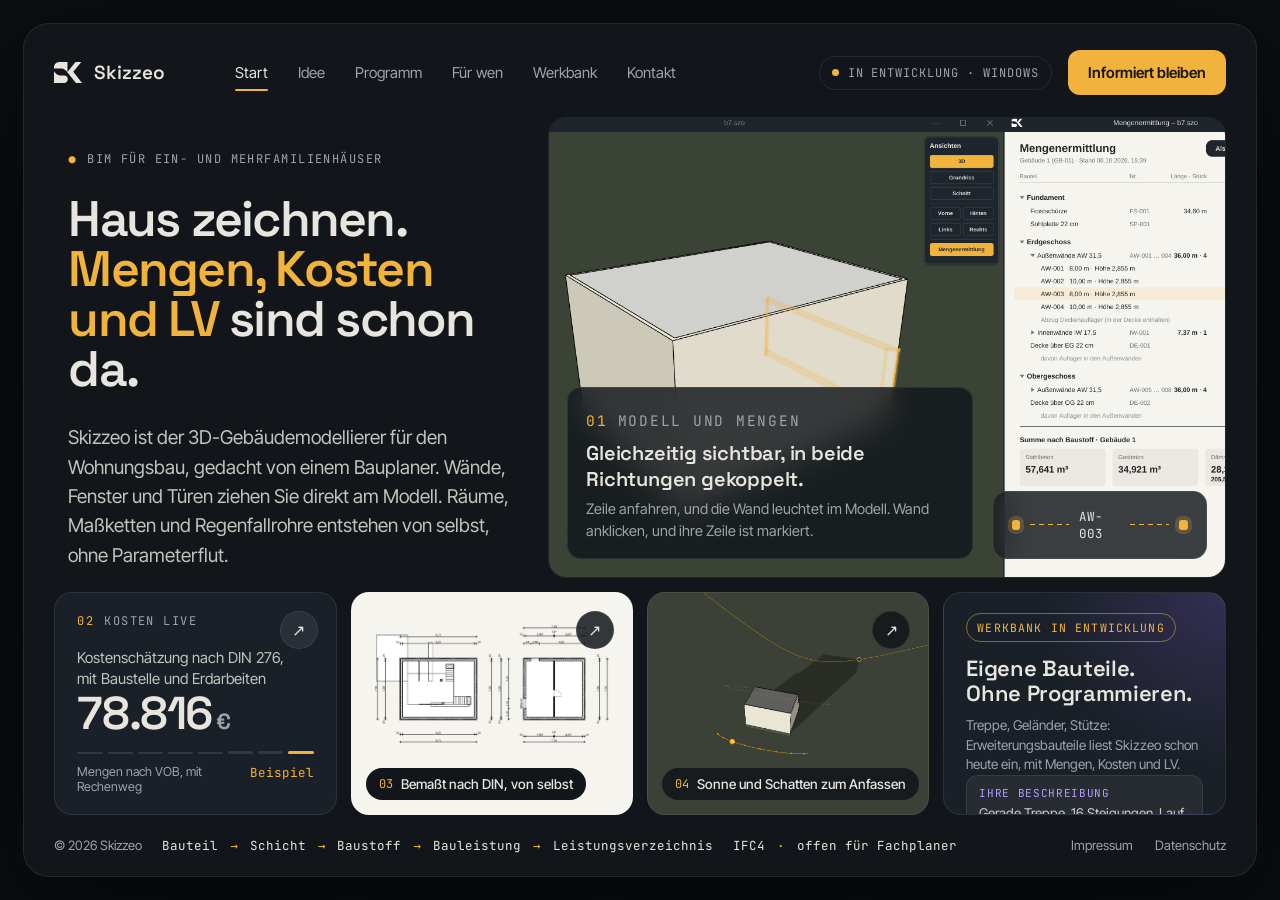
<file: alternative/konzept-b-werkstatt.html>
<!doctype html>
<html lang="de">
<head>
<meta charset="utf-8">
<meta name="viewport" content="width=device-width, initial-scale=1">
<title>Skizzeo · Konzept B „Werkstatt“</title>
<style>
/* Konzept B „Werkstatt“
   Eine ruhige dunkle Tafel mit freiem Rand, darauf ein Raster aus Kacheln (Bento).
   Jede Kachel ist ein Einstieg in ein Kapitel; alles passt auf einen Bildschirm.
   Die Kacheln reagieren beim Überfahren (heben sich, Bild zoomt leicht, Zahlen zählen). */
@font-face { font-family: "Space Grotesk"; src: url("assets/fonts/space-grotesk-latin-wght-normal.woff2") format("woff2"); font-weight: 300 700; }
@font-face { font-family: "Inter Tight"; src: url("assets/fonts/inter-tight-latin-wght-normal.woff2") format("woff2"); font-weight: 100 900; }
@font-face { font-family: "JetBrains Mono"; src: url("assets/fonts/jetbrains-mono-latin-400-normal.woff2") format("woff2"); font-weight: 400; }

:root {
  --desk: #0b0d10;
  --board: #12161b;
  --tile: #1a2028;
  --tile-2: #222a34;
  --line: rgba(231, 229, 222, .09);
  --text: #e7e5de;
  --soft: #9ea3aa;
  --amber: #f2b33d;
  --band: #8f63f0;
  --paper: #f5f4ef;
  --display: "Space Grotesk", "Inter Tight", Arial, sans-serif;
  --sans: "Inter Tight", "Helvetica Neue", Arial, sans-serif;
  --mono: "JetBrains Mono", ui-monospace, Consolas, monospace;
  --m: clamp(14px, 2.6vmin, 40px);
  color-scheme: dark;
}
* { box-sizing: border-box; }
html, body { height: 100%; }
body { margin: 0; background: var(--desk); color: var(--text); font-family: var(--sans); -webkit-font-smoothing: antialiased; overflow: hidden; }
p, h1, h2, h3 { margin: 0; }

.board { position: fixed; inset: var(--m); border-radius: 26px; background: var(--board);
  border: 1px solid var(--line); display: grid; grid-template-rows: auto 1fr auto; padding: 26px 30px 22px; gap: 22px;
  box-shadow: 0 40px 120px rgba(0,0,0,.5); }

header { display: flex; align-items: center; gap: 40px; }
.brand { display: flex; align-items: center; gap: 12px; font: 600 19px var(--display); color: var(--text); text-decoration: none; }
.brand svg { width: 28px; }
nav { display: flex; gap: 30px; margin-left: 30px; }
nav a { color: var(--soft); text-decoration: none; font-size: 15px; position: relative; }
nav a.on { color: var(--text); }
nav a.on::after { content: ""; position: absolute; left: 0; right: 0; bottom: -9px; height: 2px; background: var(--amber); border-radius: 2px; }
.head-r { margin-left: auto; display: flex; align-items: center; gap: 16px; }
.chip { font: 12px var(--mono); letter-spacing: .08em; text-transform: uppercase; color: var(--soft); border: 1px solid var(--line); padding: 8px 12px; border-radius: 999px; display: flex; gap: 9px; align-items: center; }
.chip i { width: 7px; height: 7px; border-radius: 50%; background: var(--amber); }
.btn { display: inline-flex; align-items: center; gap: 10px; font: 600 15px var(--sans); padding: 13px 20px; border-radius: 12px; text-decoration: none; }
.btn.amber { background: var(--amber); color: #1b1407; }
.btn.line { border: 1px solid rgba(231,229,222,.22); color: var(--text); }

.grid { display: grid; grid-template-columns: repeat(12, 1fr); grid-template-rows: repeat(6, 1fr); gap: 14px; min-height: 0; }
.tile { position: relative; border-radius: 18px; background: var(--tile); border: 1px solid var(--line); overflow: hidden; min-height: 0;
  transition: transform .35s cubic-bezier(.2,.7,.2,1), border-color .35s; }
.tile:hover { transform: translateY(-3px); border-color: rgba(242,179,61,.35); }
.k { font: 12px var(--mono); letter-spacing: .12em; text-transform: uppercase; color: var(--soft); display: flex; align-items: center; gap: 10px; }
.k b { color: var(--amber); font-weight: 400; }
.go { position: absolute; right: 18px; top: 18px; width: 38px; height: 38px; border-radius: 50%; display: grid; place-items: center;
  background: rgba(231,229,222,.08); border: 1px solid var(--line); font-size: 16px; color: var(--text); }

/* Kachel 1: Botschaft */
.t-hero { grid-column: 1 / 6; grid-row: 1 / 5; background: none; border: none; padding: 34px 20px 10px 14px; display: flex; flex-direction: column; }
.t-hero:hover { transform: none; }
.t-hero h1 { font: 600 clamp(40px, 3.9vw, 78px)/1.0 var(--display); letter-spacing: -.035em; margin-top: 28px; }
.t-hero h1 em { font-style: normal; color: var(--amber); }
.t-hero .lead { margin-top: 28px; font-size: 19px; line-height: 1.55; color: #c3c3bd; max-width: 560px; }
.t-hero .ctas { display: flex; gap: 12px; margin-top: auto; }

/* Kachel 2: Programmbild */
.t-shot { grid-column: 6 / 13; grid-row: 1 / 5; background: #0f1216; }
.t-shot img { position: absolute; inset: 0; width: 100%; height: 100%; object-fit: cover; object-position: 50% 40%; transform: scale(1.02); transition: transform .8s cubic-bezier(.2,.7,.2,1); }
.t-shot:hover img { transform: scale(1.05); }
.t-shot .cap { position: absolute; left: 18px; bottom: 18px; right: 18px; display: flex; justify-content: space-between; align-items: end; gap: 20px; }
.glass { background: rgba(18,22,27,.82); backdrop-filter: blur(14px); border: 1px solid var(--line); border-radius: 14px; padding: 16px 18px; }
.glass h3 { font: 600 20px var(--display); letter-spacing: -.01em; margin-top: 8px; }
.glass p { font-size: 14.5px; color: var(--soft); margin-top: 6px; max-width: 460px; line-height: 1.5; }
.sync { display: flex; align-items: center; gap: 10px; font: 12.5px var(--mono); color: var(--text); }
.sync span { width: 10px; height: 10px; border-radius: 3px; background: var(--amber); box-shadow: 0 0 0 4px rgba(242,179,61,.2); }
.sync i { width: 46px; height: 1px; background: repeating-linear-gradient(90deg, var(--amber) 0 5px, transparent 5px 9px); }

/* Kachel 3: Kosten live */
.t-live { grid-column: 1 / 4; grid-row: 5 / 7; padding: 20px 22px; display: flex; flex-direction: column; }
.t-live .what { margin-top: 18px; font-size: 15px; line-height: 1.45; color: #c3c3bd; }
.t-live .num { font: 600 46px/1 var(--display); letter-spacing: -.03em; margin-top: auto; }
.t-live .num small { font-size: 22px; color: var(--soft); margin-left: 4px; }
.bars { display: flex; align-items: end; gap: 5px; height: 40px; margin-top: 14px; }
.bars i { flex: 1; background: rgba(231,229,222,.12); border-radius: 3px; }
.bars i.a { background: var(--amber); }
.t-live .sub { font-size: 12.5px; color: var(--soft); margin-top: 10px; display: flex; justify-content: space-between; }
.t-live .sub b { font: 12.5px var(--mono); color: var(--amber); font-weight: 400; }

/* Kachel 4: Grundriss */
.t-plan { grid-column: 4 / 7; grid-row: 5 / 7; background: var(--paper); }
.t-sun { grid-column: 7 / 10; grid-row: 5 / 7; background: #3b4236; }
.t-sun img { position: absolute; inset: 0; width: 100%; height: 100%; object-fit: cover; object-position: 55% 45%; }
.t-sun .label { position: absolute; left: 14px; bottom: 14px; }
.t-sun .go { background: rgba(18,22,27,.85); }
.pill.dark { background: rgba(18,22,27,.88); }
.t-hero .who { margin: 24px 0 28px; font-size: 14.5px; color: var(--text); display: flex; gap: 10px; }
.t-hero .who span { font: 12px var(--mono); letter-spacing: .1em; text-transform: uppercase; color: var(--amber); padding-top: 2px; }
.bench-txt { margin-top: 10px; font-size: 13.5px; line-height: 1.45; color: var(--soft); }
.t-plan img { position: absolute; inset: 14px 14px 56px; width: calc(100% - 28px); height: calc(100% - 70px); object-fit: contain; }
.t-plan .label { position: absolute; left: 14px; bottom: 14px; }
.pill { display: inline-flex; gap: 8px; align-items: center; background: #12161b; color: var(--text); border-radius: 999px; padding: 8px 13px; font-size: 13.5px; font-weight: 500; }
.pill em { font-style: normal; color: var(--amber); font-family: var(--mono); font-size: 12px; }
.t-plan .go { background: rgba(18,22,27,.85); }

/* Kachel 5: Für wen */

/* Kachel 6: Werkbank (Ausblick) */
.t-bench { grid-column: 10 / 13; grid-row: 5 / 7; padding: 20px 22px; display: flex; flex-direction: column;
  background: radial-gradient(120% 140% at 100% 0%, rgba(143,99,240,.22), transparent 55%), var(--tile); }
.badge { align-self: flex-start; font: 11.5px var(--mono); letter-spacing: .1em; text-transform: uppercase; padding: 6px 10px; border-radius: 999px; border: 1px solid rgba(242,179,61,.5); color: var(--amber); }
.t-bench h3 { font: 600 22px/1.15 var(--display); margin-top: 14px; letter-spacing: -.015em; }
.bubble { margin-top: auto; font-size: 13.5px; line-height: 1.45; color: #cfcdc6; background: rgba(231,229,222,.06); border: 1px solid var(--line); border-radius: 12px 12px 12px 4px; padding: 10px 12px; }
.bubble b { font: 11px var(--mono); color: #b79bff; font-weight: 400; display: block; margin-bottom: 4px; letter-spacing: .06em; }

footer { display: flex; align-items: center; gap: 20px; font-size: 13px; color: var(--soft); }
footer .chain { display: flex; align-items: center; gap: 12px; font: 12.5px var(--mono); }
footer .chain span { color: var(--text); }
footer .chain i { color: var(--amber); font-style: normal; }
footer .right { margin-left: auto; display: flex; gap: 22px; }
footer a { color: var(--soft); text-decoration: none; }
</style>
</head>
<body>
<div class="board">
  <header>
    <a class="brand" href="#start">
      <svg viewBox="0 0 1219 909" aria-hidden="true"><path fill="currentColor" d="M0 237.5 C0 96.5 103.9 0 259.6 0 L586 0 L586 434.7 L935 0 L1190 0 L840 427.5 L1219 909 L956.5 909 L587.3 452 C518.5 366.9 419 287 339 287 L0 287 Z M0 390.6 L0 909 L445.5 909 C532.1 909 602.2 836.9 602.2 748 C602.2 659.1 532.1 587 445.5 587 L281.5 587 C157.1 587 38.5 480.6 0 390.6 Z"/></svg>
      Skizzeo
    </a>
    <nav aria-label="Hauptnavigation">
      <a class="on" href="#start">Start</a><a href="#idee">Idee</a><a href="#programm">Programm</a><a href="#fuer-wen">Für wen</a><a href="#werkbank">Werkbank</a><a href="#kontakt">Kontakt</a>
    </nav>
    <div class="head-r">
      <span class="chip"><i></i>In Entwicklung · Windows</span>
      <a class="btn amber" href="#kontakt">Informiert bleiben</a>
    </div>
  </header>

  <main class="grid">
    <section class="tile t-hero">
      <p class="k"><b>●</b> BIM für Ein- und Mehrfamilienhäuser</p>
      <h1>Haus zeichnen.<br><em>Mengen, Kosten und LV</em> sind schon da.</h1>
      <p class="lead">Skizzeo ist der 3D-Gebäudemodellierer für den Wohnungsbau, gedacht von einem Bauplaner. Wände, Fenster und Türen ziehen Sie direkt am Modell. Räume, Maßketten und Regenfallrohre entstehen von selbst, ohne Parameterflut.</p>
      <p class="who"><span>Für</span> Architekten · Bauunternehmer · Bauträger · Immobilienmakler</p>
      <div class="ctas">
        <a class="btn amber" href="#programm">Programm ansehen →</a>
        <a class="btn line" href="#idee">Die Idee</a>
      </div>
    </section>

    <section class="tile t-shot">
      <img src="assets/img/modell-und-mengen.png" alt="Skizzeo mit 3D-Modell links und Mengenermittlung rechts; die angefahrene Wand leuchtet in beiden Fenstern.">
      <div class="cap">
        <div class="glass">
          <p class="k"><b>01</b> Modell und Mengen</p>
          <h3>Gleichzeitig sichtbar, in beide Richtungen gekoppelt.</h3>
          <p>Zeile anfahren, und die Wand leuchtet im Modell. Wand anklicken, und ihre Zeile ist markiert.</p>
        </div>
        <div class="glass sync"><span></span><i></i>AW-003<i></i><span></span></div>
      </div>
    </section>

    <section class="tile t-live">
      <p class="k"><b>02</b> Kosten live</p>
      <span class="go">↗</span>
      <p class="what">Kostenschätzung nach DIN 276,<br>mit Baustelle und Erdarbeiten</p>
      <p class="num" data-count="78816">78.816<small>€</small></p>
      <div class="bars"><i style="height:38%"></i><i style="height:46%"></i><i style="height:44%"></i><i style="height:58%"></i><i style="height:55%"></i><i style="height:66%"></i><i style="height:72%"></i><i class="a" style="height:84%"></i></div>
      <p class="sub">Mengen nach VOB, mit Rechenweg <b>Beispiel</b></p>
    </section>

    <section class="tile t-plan">
      <img src="assets/img/grundriss-massketten.png" alt="Zwei Gebäude im Grundriss, automatisch bemaßt nach DIN, mit Tür, Fenster und Brüstungshöhe.">
      <span class="go">↗</span>
      <div class="label"><span class="pill"><em>03</em> Bemaßt nach DIN, von selbst</span></div>
    </section>

    <section class="tile t-sun">
      <img src="assets/img/sonnenbahn.png" alt="Haus in 3D mit Sonnenbahn und Schattenwurf; der Schatten hat einen Griff zum Ziehen.">
      <span class="go">↗</span>
      <div class="label"><span class="pill dark"><em>04</em> Sonne und Schatten zum Anfassen</span></div>
    </section>

    <section class="tile t-bench">
      <span class="badge">Werkbank in Entwicklung</span>
      <h3>Eigene Bauteile.<br>Ohne Programmieren.</h3>
      <p class="bench-txt">Treppe, Geländer, Stütze: Erweiterungsbauteile liest Skizzeo schon heute ein, mit Mengen, Kosten und LV.</p>
      <p class="bubble"><b>IHRE BESCHREIBUNG</b>Gerade Treppe, 16 Steigungen, Lauf 1,00 m breit.</p>
    </section>
  </main>

  <footer>
    <span>© 2026 Skizzeo</span>
    <span class="chain"><span>Bauteil</span><i>→</i><span>Schicht</span><i>→</i><span>Baustoff</span><i>→</i><span>Bauleistung</span><i>→</i><span>Leistungsverzeichnis</span></span>
    <span class="chain"><span>IFC4</span><i>·</i><span>offen für Fachplaner</span></span>
    <span class="right"><a href="#impressum">Impressum</a><a href="#datenschutz">Datenschutz</a></span>
  </footer>
</div>
<script>
// Zahl zählt beim Laden hoch (im Standbild sofort fertig)
const el = document.querySelector('[data-count]');
if (!new URLSearchParams(location.search).has('still')) {
  const end = +el.dataset.count, t0 = performance.now();
  const step = t => { const k = Math.min(1, (t - t0) / 1400), e = 1 - Math.pow(1 - k, 3);
    el.firstChild.nodeValue = Math.round(end * e).toLocaleString('de-DE'); if (k < 1) requestAnimationFrame(step); };
  requestAnimationFrame(step);
}
</script>
</body>
</html>
</file>
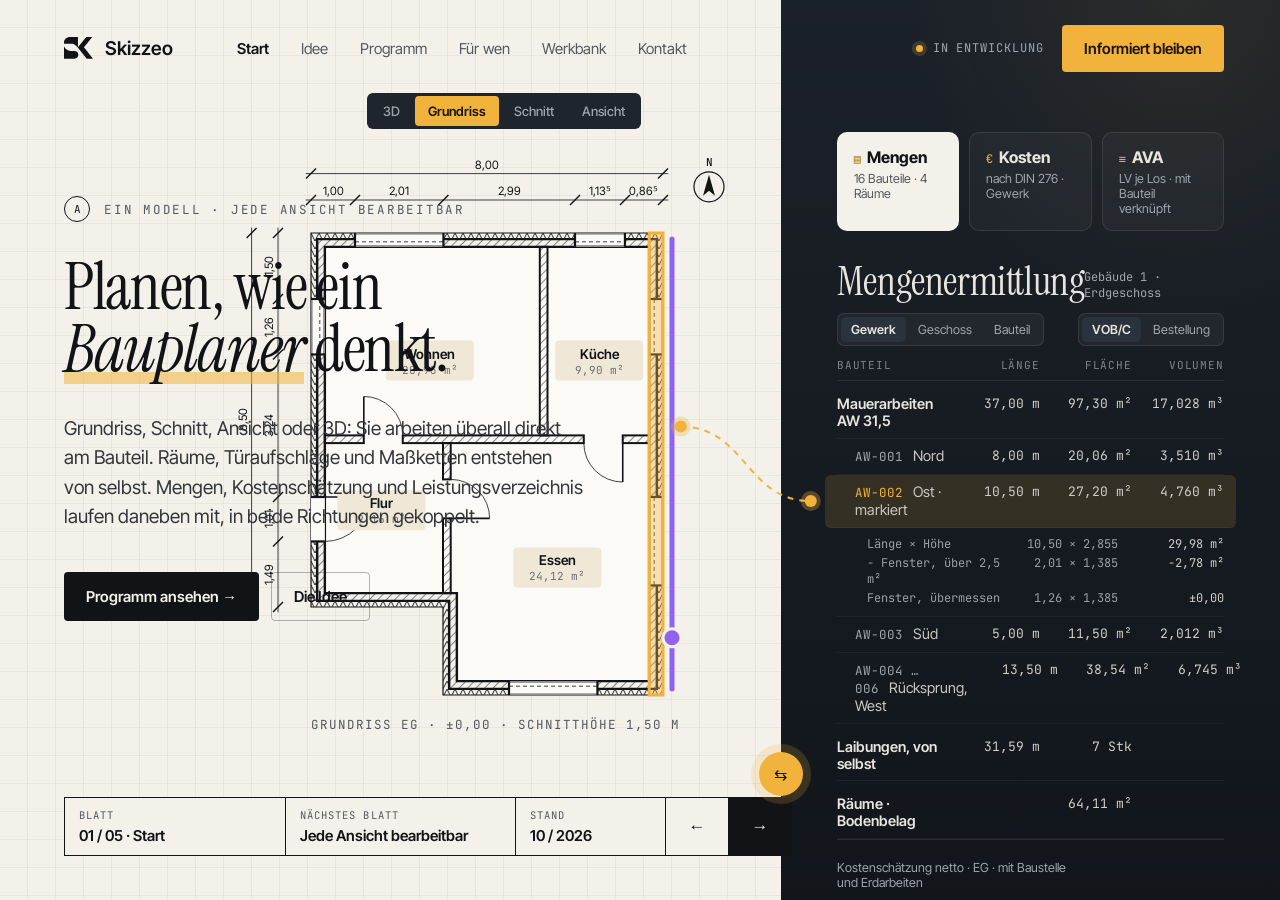
<file: alternative/konzept-c-planpapier.html>
<!doctype html>
<html lang="de">
<head>
<meta charset="utf-8">
<meta name="viewport" content="width=device-width, initial-scale=1">
<title>Skizzeo · Konzept C „Planpapier“</title>
<style>
/* Konzept C „Planpapier“
   Die Seite ist das Programm im Kleinen: links altweißes Planpapier mit einem echten,
   normgerecht schraffierten Grundriss, rechts das dunkle Auswertungsfenster. Eine
   orangefarbene Linie verbindet die markierte Wand mit ihrer Zeile. Der Trenner in der
   Mitte lässt sich ziehen. Unten ein Schriftfeld wie auf dem Plan, darin der Seitenwechsel. */
@font-face { font-family: "Instrument Serif"; src: url("assets/fonts/instrument-serif-latin-400-normal.woff2") format("woff2"); font-weight: 400; font-style: normal; }
@font-face { font-family: "Instrument Serif"; src: url("assets/fonts/instrument-serif-latin-400-italic.woff2") format("woff2"); font-weight: 400; font-style: italic; }
@font-face { font-family: "Inter Tight"; src: url("assets/fonts/inter-tight-latin-wght-normal.woff2") format("woff2"); font-weight: 100 900; }
@font-face { font-family: "JetBrains Mono"; src: url("assets/fonts/jetbrains-mono-latin-400-normal.woff2") format("woff2"); font-weight: 400; }
@font-face { font-family: "JetBrains Mono"; src: url("assets/fonts/jetbrains-mono-latin-500-normal.woff2") format("woff2"); font-weight: 500; }

:root {
  --paper: #f3f1ea;
  --paper-line: rgba(20, 22, 26, .05);
  --ink: #111316;
  --ink-soft: #55585e;
  --night: #161b21;
  --panel: #1f252d;
  --panel-2: #2a323d;
  --line: rgba(231, 229, 222, .1);
  --text: #e7e5de;
  --soft: #a0a5ac;
  --amber: #f2b33d;
  --band: #8f63f0;
  --serif: "Instrument Serif", Georgia, serif;
  --sans: "Inter Tight", "Helvetica Neue", Arial, sans-serif;
  --mono: "JetBrains Mono", ui-monospace, Consolas, monospace;
  --split: 61%;
}
* { box-sizing: border-box; }
html, body { height: 100%; }
body { margin: 0; overflow: hidden; font-family: var(--sans); color: var(--ink); background: var(--night); -webkit-font-smoothing: antialiased; }
p, h1, h2, h3 { margin: 0; }

.paper { position: fixed; inset: 0 auto 0 0; width: var(--split); background-color: var(--paper);
  background-image:
    linear-gradient(var(--paper-line) 1px, transparent 1px),
    linear-gradient(90deg, var(--paper-line) 1px, transparent 1px);
  background-size: 28px 28px; background-position: -1px -1px; }
.night { position: fixed; inset: 0 0 0 auto; left: var(--split); background:
  radial-gradient(90% 60% at 80% 0%, rgba(242,179,61,.07), transparent 60%), linear-gradient(180deg, #1b2129, #12161b); color: var(--text); }

/* Kopfzeile über beide Hälften */
header { position: fixed; top: 0; left: 0; right: 0; height: 96px; display: flex; align-items: center; padding: 0 64px; z-index: 6; }
.brand { display: flex; align-items: center; gap: 12px; font-weight: 600; font-size: 19px; color: var(--ink); text-decoration: none; }
.brand svg { width: 29px; }
nav { display: flex; gap: 32px; margin-left: 64px; }
nav a { color: var(--ink-soft); text-decoration: none; font-size: 15px; }
nav a.on { color: var(--ink); font-weight: 600; }
.head-r { position: absolute; right: 56px; display: flex; gap: 18px; align-items: center; }
.status { font: 12px var(--mono); letter-spacing: .08em; text-transform: uppercase; color: var(--soft); display: flex; align-items: center; gap: 10px; }
.status i { width: 7px; height: 7px; border-radius: 50%; background: var(--amber); box-shadow: 0 0 0 4px rgba(242,179,61,.18); }
.btn { display: inline-flex; align-items: center; gap: 10px; font: 600 15px var(--sans); padding: 14px 22px; border-radius: 4px; text-decoration: none; }
.btn.ink { background: var(--ink); color: var(--paper); }
.btn.ghost { border: 1px solid rgba(17,19,22,.3); color: var(--ink); }
.btn.amber { background: var(--amber); color: #1b1407; }

/* Text auf dem Papier */
.intro { position: fixed; left: 64px; top: 196px; width: 560px; z-index: 3; }
.eyebrow { font: 12.5px var(--mono); letter-spacing: .14em; text-transform: uppercase; color: var(--ink-soft); display: flex; gap: 14px; align-items: center; }
.eyebrow::before { content: "A"; display: inline-grid; place-items: center; width: 24px; height: 24px; border: 1.5px solid var(--ink); border-radius: 50%; font-size: 11px; color: var(--ink); letter-spacing: 0; }
h1 { font: 400 clamp(50px, 5.1vw, 100px)/.95 var(--serif); letter-spacing: -.02em; margin-top: 34px; }
h1 em { font-style: italic; }
h1 .u { background: linear-gradient(transparent 78%, rgba(242,179,61,.55) 78%, rgba(242,179,61,.55) 92%, transparent 92%); }
.lead { margin-top: 34px; font-size: 19px; line-height: 1.55; color: #33363b; max-width: 520px; }
.ctas { display: flex; gap: 12px; margin-top: 40px; }

/* Grundriss */
svg#plan { position: fixed; z-index: 2; overflow: visible; }
.views { position: fixed; z-index: 4; display: flex; gap: 2px; padding: 3px; border-radius: 6px; background: var(--panel); }
.views span { font-size: 13px; padding: 7px 13px; border-radius: 4px; color: var(--soft); font-weight: 500; }
.views span.on { background: var(--amber); color: #1b1407; font-weight: 600; }
.note-plan { position: fixed; z-index: 4; font: 12px var(--mono); color: var(--ink-soft); }

/* Schriftfeld mit Seitenwechsel */
.titleblock { position: fixed; left: 64px; bottom: 44px; z-index: 4; display: grid; grid-template-columns: 220px 230px 150px 126px; border: 1.5px solid var(--ink); background: var(--paper); }
.titleblock > div { padding: 10px 14px; border-left: 1px solid var(--ink); }
.titleblock > div:first-child { border-left: none; }
.titleblock small { display: block; font: 10.5px var(--mono); letter-spacing: .1em; text-transform: uppercase; color: var(--ink-soft); margin-bottom: 3px; }
.titleblock b { font-size: 15px; font-weight: 600; }
.titleblock .pg { display: flex; align-items: center; justify-content: space-between; padding: 0; }
.titleblock .pg button { flex: 1; height: 100%; border: 0; background: none; font-size: 17px; cursor: pointer; color: var(--ink); }
.titleblock .pg button + button { border-left: 1px solid var(--ink); background: var(--ink); color: var(--paper); }

/* Auswertungsfenster rechts */
.split-handle { position: fixed; top: 0; bottom: 0; left: var(--split); width: 0; z-index: 5; }
.split-handle i { position: absolute; top: 86%; left: -22px; width: 44px; height: 44px; border-radius: 50%; background: var(--amber); display: grid; place-items: center;
  font-size: 16px; font-style: normal; color: #1b1407; box-shadow: 0 0 0 8px rgba(242,179,61,.18); cursor: ew-resize; transform: translateY(-50%); }
.auswertung { position: fixed; z-index: 3; right: 56px; top: 132px; bottom: 44px; left: calc(var(--split) + 56px); display: flex; flex-direction: column; color: var(--text); }
.cards { display: grid; grid-template-columns: repeat(3, 1fr); gap: 10px; }
.card { border-radius: 10px; padding: 14px 16px; background: rgba(231,229,222,.04); border: 1px solid var(--line); }
.card.on { background: var(--paper); color: var(--ink); border-color: transparent; }
.card small { display: block; font-size: 12.5px; color: var(--soft); margin-top: 4px; }
.card.on small { color: var(--ink-soft); }
.card b { font-size: 16px; }
.card .ic { font: 12px var(--mono); color: var(--amber); margin-right: 6px; }
.card.on .ic { color: #b07a12; }
.title { display: flex; justify-content: space-between; align-items: end; margin: 30px 0 12px; }
.tools { display: flex; justify-content: space-between; margin-bottom: 12px; }
.seg { display: inline-flex; gap: 2px; padding: 3px; border-radius: 7px; background: rgba(231,229,222,.05); border: 1px solid var(--line); }
.seg i { font-style: normal; font-size: 12.5px; padding: 5px 10px; border-radius: 5px; color: var(--soft); }
.seg i.on { background: var(--panel-2); color: var(--text); font-weight: 600; }
.calc { display: grid; grid-template-columns: 1fr 120px 92px; gap: 3px 0; padding: 8px 0 10px 30px; font: 12px var(--mono); color: #9aa0a6; border-bottom: 1px solid rgba(231,229,222,.05); }
.calc span:nth-child(3n) { text-align: right; color: #cfcdc6; }
.calc span:nth-child(3n+2) { text-align: right; padding-right: 14px; }
.title h2 { font: 400 40px/1 var(--serif); letter-spacing: -.01em; }
.title span { font: 12px var(--mono); color: var(--soft); }
.table { font-size: 14.5px; }
.table .h { display: grid; grid-template-columns: 1fr 90px 92px 92px; padding: 0 0 8px; font: 11px var(--mono); letter-spacing: .08em; text-transform: uppercase; color: #7f858c; border-bottom: 1px solid var(--line); }
.table .r { display: grid; grid-template-columns: 1fr 90px 92px 92px; padding: 8.5px 0; border-bottom: 1px solid rgba(231,229,222,.05); }
.table .r > span:not(:first-child), .table .h > span:not(:first-child) { text-align: right; }
.table .r > span:not(:first-child) { font: 13px var(--mono); color: #cfcdc6; }
.table .g { font-weight: 600; padding-top: 14px; color: var(--text); }
.table .r.sub > span:first-child { padding-left: 18px; color: #c9c8c2; }
.table .r.sub > span:first-child em { font-style: normal; font-family: var(--mono); font-size: 12.5px; color: var(--soft); margin-right: 10px; }
.table .r.hot { background: rgba(242,179,61,.14); margin: 0 -12px; padding-left: 12px; padding-right: 12px; border-radius: 6px; }
.table .r.hot > span:first-child em { color: var(--amber); }
.cost { margin-top: auto; margin-bottom: 14px; display: flex; justify-content: space-between; align-items: end; padding: 20px 0 18px; border-top: 1px solid var(--line); }
.cost small { display: block; font-size: 12.5px; color: var(--soft); margin-bottom: 8px; }
.cost b { font: 400 64px/1 var(--serif); letter-spacing: -.01em; }
.cost span { font: 12.5px/1.6 var(--mono); color: var(--soft); text-align: right; }
.cost em { font-style: normal; color: var(--amber); font-size: 15px; }
.totals { display: grid; grid-template-columns: repeat(3, 1fr); gap: 10px; }
.totals div { border-radius: 10px; padding: 14px 16px; background: rgba(231,229,222,.05); border: 1px solid var(--line); }
.totals small { display: block; font-size: 12px; color: var(--soft); }
.totals b { font: 600 24px var(--sans); letter-spacing: -.02em; display: block; margin-top: 6px; }
.fine { margin-top: 12px; font-size: 11.5px; color: #7f858c; display: flex; justify-content: space-between; }

svg#wire { position: fixed; inset: 0; width: 100%; height: 100%; z-index: 4; pointer-events: none; overflow: visible; }
</style>
</head>
<body>
<div class="paper"></div>
<div class="night"></div>

<header>
  <a class="brand" href="#start">
    <svg viewBox="0 0 1219 909" aria-hidden="true"><path fill="currentColor" d="M0 237.5 C0 96.5 103.9 0 259.6 0 L586 0 L586 434.7 L935 0 L1190 0 L840 427.5 L1219 909 L956.5 909 L587.3 452 C518.5 366.9 419 287 339 287 L0 287 Z M0 390.6 L0 909 L445.5 909 C532.1 909 602.2 836.9 602.2 748 C602.2 659.1 532.1 587 445.5 587 L281.5 587 C157.1 587 38.5 480.6 0 390.6 Z"/></svg>
    Skizzeo
  </a>
  <nav aria-label="Hauptnavigation">
    <a class="on" href="#start">Start</a><a href="#idee">Idee</a><a href="#programm">Programm</a><a href="#fuer-wen">Für wen</a><a href="#werkbank">Werkbank</a><a href="#kontakt">Kontakt</a>
  </nav>
  <div class="head-r">
    <span class="status"><i></i>In Entwicklung</span>
    <a class="btn amber" href="#kontakt">Informiert bleiben</a>
  </div>
</header>

<main class="intro">
  <p class="eyebrow">Ein Modell · jede Ansicht bearbeitbar</p>
  <h1>Planen, wie ein <em class="u">Bauplaner</em> denkt.</h1>
  <p class="lead">Grundriss, Schnitt, Ansicht oder 3D: Sie arbeiten überall direkt am Bauteil. Räume, Türaufschläge und Maßketten entstehen von selbst. Mengen, Kostenschätzung und Leistungsverzeichnis laufen daneben mit, in beide Richtungen gekoppelt.</p>
  <div class="ctas">
    <a class="btn ink" href="#programm">Programm ansehen →</a>
    <a class="btn ghost" href="#idee">Die Idee</a>
  </div>
</main>

<svg id="plan" aria-label="Grundriss Erdgeschoss eines L-förmigen Hauses mit Räumen, Fenstern, Türen und Maßketten; die rechte Außenwand ist markiert."></svg>
<div class="views" id="views"><span>3D</span><span class="on">Grundriss</span><span>Schnitt</span><span>Ansicht</span></div>

<div class="titleblock" aria-label="Seitenwechsel">
  <div><small>Blatt</small><b>01 / 05 · Start</b></div>
  <div><small>Nächstes Blatt</small><b>Jede Ansicht bearbeitbar</b></div>
  <div><small>Stand</small><b>10 / 2026</b></div>
  <div class="pg"><button aria-label="Zurück">←</button><button aria-label="Weiter">→</button></div>
</div>

<div class="split-handle"><i aria-hidden="true">⇆</i></div>

<aside class="auswertung" aria-label="Mengen, Kosten und AVA, Beispiel">
  <div class="cards">
    <div class="card on"><b><span class="ic">▤</span>Mengen</b><small>16 Bauteile · 4 Räume</small></div>
    <div class="card"><b><span class="ic">€</span>Kosten</b><small>nach DIN 276 · Gewerk</small></div>
    <div class="card"><b><span class="ic">≡</span>AVA</b><small>LV je Los · mit Bauteil verknüpft</small></div>
  </div>
  <div class="title"><h2>Mengenermittlung</h2><span>Gebäude 1 · Erdgeschoss</span></div>
  <div class="tools"><span class="seg"><i class="on">Gewerk</i><i>Geschoss</i><i>Bauteil</i></span><span class="seg"><i class="on">VOB/C</i><i>Bestellung</i></span></div>
  <div class="table">
    <div class="h"><span>Bauteil</span><span>Länge</span><span>Fläche</span><span>Volumen</span></div>
    <div class="r g"><span>Mauerarbeiten AW 31,5</span><span>37,00 m</span><span>97,30 m²</span><span>17,028 m³</span></div>
    <div class="r sub"><span><em>AW-001</em>Nord</span><span>8,00 m</span><span>20,06 m²</span><span>3,510 m³</span></div>
    <div class="r sub hot" id="hot"><span><em>AW-002</em>Ost · markiert</span><span>10,50 m</span><span>27,20 m²</span><span>4,760 m³</span></div>
    <div class="calc">
      <span>Länge × Höhe</span><span>10,50 × 2,855</span><span>29,98 m²</span>
      <span>− Fenster, über 2,5 m²</span><span>2,01 × 1,385</span><span>−2,78 m²</span>
      <span>Fenster, übermessen</span><span>1,26 × 1,385</span><span>±0,00</span>
    </div>
    <div class="r sub"><span><em>AW-003</em>Süd</span><span>5,00 m</span><span>11,50 m²</span><span>2,012 m³</span></div>
    <div class="r sub"><span><em>AW-004 … 006</em>Rücksprung, West</span><span>13,50 m</span><span>38,54 m²</span><span>6,745 m³</span></div>
    <div class="r g"><span>Laibungen, von selbst</span><span>31,59 m</span><span>7 Stk</span><span></span></div>
    <div class="r g"><span>Räume · Bodenbelag</span><span></span><span>64,11 m²</span><span></span></div>
  </div>
  <div class="cost">
    <div><small>Kostenschätzung netto · EG · mit Baustelle und Erdarbeiten</small><b>58.240 €</b></div>
    <span>AW-002 um 0,50 m nach Osten<br><em>+ 1.214 €</em></span>
  </div>
  <div class="totals">
    <div><small>Stahlbeton</small><b>26,04 m³</b></div>
    <div><small>Gasbeton</small><b>17,03 m³</b></div>
    <div><small>Raumfläche</small><b>64,11 m²</b></div>
  </div>
  <p class="fine"><span>Beispielwerte · Zeile anfahren zeigt das Bauteil im Grundriss</span><span>LIVE ●</span></p>
</aside>

<svg id="wire"></svg>

<script>
// Grundriss in Metern, Ursprung oben links, y nach unten (Norden oben)
const OUT = [[0,0],[8,0],[8,10.5],[3,10.5],[3,8.5],[0,8.5]];
const WDVS = 0.14, MW = 0.175, T = WDVS + MW, S = 44;   // Schichtdicken, Maßstab Pixel je Meter
const NS = 'http://www.w3.org/2000/svg';
const INK = '#111316', ROOM = '#fbfaf6';
const plan = document.getElementById('plan');

// Rechtwinkliges Polygon nach innen versetzen (Umlauf im Uhrzeigersinn, Bildschirmkoordinaten)
function inset(poly, t) {
  const n = poly.length, out = [];
  for (let i = 0; i < n; i++) {
    const p = poly[(i - 1 + n) % n], c = poly[i], q = poly[(i + 1) % n];
    const n1 = norm([-(c[1] - p[1]), c[0] - p[0]]), n2 = norm([-(q[1] - c[1]), q[0] - c[0]]);
    out.push([c[0] + t * (n1[0] + n2[0]), c[1] + t * (n1[1] + n2[1])]);
  }
  return out;
}
function norm(v) { const l = Math.hypot(v[0], v[1]); return [v[0] / l, v[1] / l]; }
const d = poly => 'M' + poly.map(p => (p[0] * S).toFixed(2) + ' ' + (p[1] * S).toFixed(2)).join(' L') + ' Z';
function el(tag, attrs, parent = plan) { const e = document.createElementNS(NS, tag); for (const k in attrs) e.setAttribute(k, attrs[k]); parent.appendChild(e); return e; }
const fmt = v => { const s = v.toFixed(3).replace(/0$/, ''); const [i, f] = s.split('.'); return f.length === 3 ? `${i},${f.slice(0, 2)}${'⁰¹²³⁴⁵⁶⁷⁸⁹'[+f[2]]}` : `${i},${f.padEnd(2, '0')}`; };

const P1 = inset(OUT, WDVS), P2 = inset(OUT, T);
const W = 8 * S, H = 10.5 * S;

// Öffnungen in Außenwänden: Seite, von, bis (Meter entlang der Wand), Art
const OPEN = [
  ['N', 1.0, 3.01, 'f'], ['N', 6.0, 7.135, 'f'],
  ['E', 1.5, 2.76, 'f'], ['E', 6.0, 8.01, 'f'],
  ['S', 4.5, 6.51, 'f'],
  ['W', 1.5, 2.76, 'f'], ['W', 6.0, 7.01, 't'],
];
// Wandlage je Seite: Rechteck der Wanddicke für einen Abschnitt a..b
function wallRect(side, a, b) {
  if (side === 'N') return [a, 0, b - a, T];
  if (side === 'S') return [a, 10.5 - T, b - a, T];
  if (side === 'E') return [8 - T, a, T, b - a];
  return [0, a, T, b - a];
}

function layout() {
  const vw = innerWidth, vh = innerHeight, split = vw * .61;
  const x = Math.min(split - W - 118, split * .66), y = Math.max(190, (vh - H) / 2 + 14);
  Object.assign(plan.style, { left: x + 'px', top: y + 'px' });
  plan.setAttribute('width', W); plan.setAttribute('height', H);
  plan.setAttribute('viewBox', `0 0 ${W} ${H}`);
  const v = document.getElementById('views');
  Object.assign(v.style, { left: (x + W - 296) + 'px', top: (y - 140) + 'px' });
  return { x, y };
}

function draw() {
  plan.innerHTML = '';
  const defs = el('defs', {});
  const pm = el('pattern', { id: 'mw', width: 6, height: 6, patternUnits: 'userSpaceOnUse', patternTransform: 'rotate(45)' }, defs);
  el('line', { x1: 0, y1: 0, x2: 0, y2: 6, stroke: INK, 'stroke-width': 1 }, pm);
  const pd = el('pattern', { id: 'wd', width: 8, height: 8, patternUnits: 'userSpaceOnUse' }, defs);
  el('path', { d: 'M0 0 L4 8 L8 0', fill: 'none', stroke: INK, 'stroke-width': .9 }, pd);

  // Außenwände: Dämmung und Mauerwerk, Raumfläche
  el('path', { d: d(P2), fill: ROOM });
  el('path', { d: d(OUT) + ' ' + d(P1), 'fill-rule': 'evenodd', fill: 'url(#wd)' });
  el('path', { d: d(P1) + ' ' + d(P2), 'fill-rule': 'evenodd', fill: 'url(#mw)' });
  el('path', { d: d(OUT), fill: 'none', stroke: INK, 'stroke-width': 1.2 });
  el('path', { d: d(P1), fill: 'none', stroke: INK, 'stroke-width': 2.4 });
  el('path', { d: d(P2), fill: 'none', stroke: INK, 'stroke-width': 2.4 });

  // Innenwände mit Türöffnungen
  const iw = (x0, y0, x1, y1) => el('rect', { x: x0 * S, y: y0 * S, width: (x1 - x0) * S, height: (y1 - y0) * S, fill: 'url(#mw)', stroke: INK, 'stroke-width': 2 });
  const yH = 4.6, tI = 0.175;
  iw(T, yH, 1.2, yH + tI); iw(2.085, yH, 6.2, yH + tI); iw(7.085, yH, 8 - T, yH + tI);
  iw(5.2, T, 5.2 + tI, yH);
  iw(3.0, yH + tI, 3.0 + tI, 5.6); iw(3.0, 6.485, 3.0 + tI, 8.5 - T);

  // Innentüren mit Aufschlag (Türblatt und Viertelkreis)
  const door = (hx, hy, lx, ly, ax, ay, sweep) => {
    el('line', { x1: hx * S, y1: hy * S, x2: lx * S, y2: ly * S, stroke: INK, 'stroke-width': 1.6 });
    el('path', { d: `M${lx * S} ${ly * S} A ${Math.hypot(lx - hx, ly - hy) * S} ${Math.hypot(lx - hx, ly - hy) * S} 0 0 ${sweep} ${ax * S} ${ay * S}`, fill: 'none', stroke: INK, 'stroke-width': .8 });
  };
  door(1.2, yH, 1.2, yH - 0.885, 2.085, yH, 1);          // Flur -> Wohnen
  door(7.085, yH + tI, 7.085, yH + tI + 0.885, 6.2, yH + tI, 1);   // Küche <-> Essen
  door(3.0 + tI, 6.485, 3.0 + tI + 0.885, 6.485, 3.0 + tI, 5.6, 0); // Flur -> Essen

  // Fenster und Haustür in den Außenwänden
  OPEN.forEach(([side, a, b, kind]) => {
    const [rx, ry, rw, rh] = wallRect(side, a, b);
    el('rect', { x: rx * S, y: ry * S, width: rw * S, height: rh * S, fill: ROOM });
    const vert = side === 'E' || side === 'W';
    const jamb = (u) => vert
      ? el('line', { x1: rx * S, y1: u * S, x2: (rx + rw) * S, y2: u * S, stroke: INK, 'stroke-width': 2.2 })
      : el('line', { x1: u * S, y1: ry * S, x2: u * S, y2: (ry + rh) * S, stroke: INK, 'stroke-width': 2.2 });
    jamb(a); jamb(b);
    if (kind === 'f') {
      // Brüstung außen und innen, gestrichelt die Lage des späteren Fensterelements
      const lines = [0.02, T - 0.02];
      lines.forEach(o => vert
        ? el('line', { x1: (rx + o) * S, y1: a * S, x2: (rx + o) * S, y2: b * S, stroke: INK, 'stroke-width': .8 })
        : el('line', { x1: a * S, y1: (ry + o) * S, x2: b * S, y2: (ry + o) * S, stroke: INK, 'stroke-width': .8 }));
      const m = WDVS + 0.06;
      const mo = (side === 'N' || side === 'W') ? m : T - m;
      vert
        ? el('line', { x1: (rx + mo) * S, y1: a * S, x2: (rx + mo) * S, y2: b * S, stroke: INK, 'stroke-width': .8, 'stroke-dasharray': '4 3' })
        : el('line', { x1: a * S, y1: (ry + mo) * S, x2: b * S, y2: (ry + mo) * S, stroke: INK, 'stroke-width': .8, 'stroke-dasharray': '4 3' });
    } else {
      door(T, a, T + (b - a), a, T, b, 1);
    }
  });

  // Raumstempel mit Name und Fläche
  const stamp = (x, y, name, area, hot) => {
    const g = el('g', { transform: `translate(${x * S} ${y * S})` });
    el('rect', { x: -44, y: -20, width: 88, height: 40, rx: 4, fill: hot ? '#f6e3b4' : '#efe8d6' }, g);
    el('text', { x: 0, y: -2, 'text-anchor': 'middle', 'font-family': 'Inter Tight', 'font-size': 13.5, 'font-weight': 600, fill: INK }, g).textContent = name;
    el('text', { x: 0, y: 13, 'text-anchor': 'middle', 'font-family': 'JetBrains Mono', 'font-size': 11, fill: '#6b6e73' }, g).textContent = area;
  };
  stamp(2.7, 2.9, 'Wohnen', '20,93 m²');
  stamp(6.55, 2.9, 'Küche', '9,90 m²');
  stamp(1.6, 6.3, 'Flur', '9,16 m²');
  stamp(5.6, 7.6, 'Essen', '24,12 m²');

  // markierte Wand AW-002 (Osten)
  el('rect', { x: (8 - T) * S, y: 0, width: T * S, height: 10.5 * S, fill: 'rgba(242,179,61,.38)', stroke: '#f2b33d', 'stroke-width': 3 });
  el('line', { x1: 8 * S + 9, y1: 6, x2: 8 * S + 9, y2: 10.5 * S - 6, stroke: '#8f63f0', 'stroke-width': 5, 'stroke-linecap': 'round' });
  el('circle', { cx: 8 * S + 9, cy: 9.2 * S, r: 9, fill: '#8f63f0', stroke: '#f3f1ea', 'stroke-width': 3 });

  // Maßketten nach DIN 1356-1: Norden und Westen, Öffnungen und Gesamtmaß
  const chain = (pts, off, vert) => {
    const g = el('g', {});
    const P = v => v * S;
    const line = (a, b) => vert
      ? el('line', { x1: P(off), y1: P(a), x2: P(off), y2: P(b), stroke: INK, 'stroke-width': .8 }, g)
      : el('line', { x1: P(a), y1: P(off), x2: P(b), y2: P(off), stroke: INK, 'stroke-width': .8 }, g);
    line(pts[0] - 0.12, pts[pts.length - 1] + 0.12);
    pts.forEach(u => {
      // Hilfslinie und Schrägstrich
      vert
        ? el('line', { x1: P(off) - 5, y1: P(u) + 5, x2: P(off) + 5, y2: P(u) - 5, stroke: INK, 'stroke-width': 1.4 }, g)
        : el('line', { x1: P(u) - 5, y1: P(off) + 5, x2: P(u) + 5, y2: P(off) - 5, stroke: INK, 'stroke-width': 1.4 }, g);
    });
    for (let i = 0; i < pts.length - 1; i++) {
      const m = (pts[i] + pts[i + 1]) / 2, txt = fmt(pts[i + 1] - pts[i]);
      const t = vert
        ? el('text', { x: P(off) - 5, y: P(m), transform: `rotate(-90 ${P(off) - 5} ${P(m)})`, 'text-anchor': 'middle', 'font-family': 'Inter Tight', 'font-size': 11.5, fill: INK }, g)
        : el('text', { x: P(m), y: P(off) - 5, 'text-anchor': 'middle', 'font-family': 'Inter Tight', 'font-size': 11.5, fill: INK }, g);
      t.textContent = txt;
    }
  };
  chain([0, 1.0, 3.01, 6.0, 7.135, 8.0], -0.75, false);
  chain([0, 8.0], -1.35, false);
  chain([0, 1.5, 2.76, 6.0, 7.01, 8.5], -0.75, true);
  chain([0, 8.5], -1.35, true);

  // Nordpfeil
  const n = el('g', { transform: `translate(${W + 46} ${-1.05 * S})` });
  el('circle', { r: 15, fill: 'none', stroke: INK, 'stroke-width': 1.2 }, n);
  el('path', { d: 'M0 -12 L6 9 L0 4 L-6 9 Z', fill: INK }, n);
  el('text', { x: 0, y: -21, 'text-anchor': 'middle', 'font-family': 'JetBrains Mono', 'font-size': 11, 'font-weight': 500, fill: INK }, n).textContent = 'N';

  el('text', { x: 0, y: H + 34, 'font-family': 'JetBrains Mono', 'font-size': 12.5, fill: '#55585e', 'letter-spacing': '.08em' }).textContent = 'GRUNDRISS EG  ·  ±0,00  ·  SCHNITTHÖHE 1,50 M';
}

// Linie von der markierten Wand zur Zeile im Auswertungsfenster
function wire(pos) {
  const svg = document.getElementById('wire'); svg.innerHTML = '';
  const row = document.getElementById('hot').getBoundingClientRect();
  const x1 = pos.x + 8 * S + 18, y1 = pos.y + 4.4 * S;
  const x2 = row.left - 14, y2 = row.top + row.height / 2;
  const mx = (x1 + x2) / 2;
  const p = document.createElementNS(NS, 'path');
  p.setAttribute('d', `M${x1} ${y1} C${mx} ${y1}, ${mx} ${y2}, ${x2} ${y2}`);
  Object.entries({ fill: 'none', stroke: '#f2b33d', 'stroke-width': 2, 'stroke-dasharray': '6 6' }).forEach(([k, v]) => p.setAttribute(k, v));
  svg.appendChild(p);
  [[x1, y1], [x2, y2]].forEach(([cx, cy]) => {
    const c = document.createElementNS(NS, 'circle');
    Object.entries({ cx, cy, r: 6, fill: '#f2b33d', stroke: 'rgba(242,179,61,.3)', 'stroke-width': 8 }).forEach(([k, v]) => c.setAttribute(k, v));
    svg.appendChild(c);
  });
}

function render() { const pos = layout(); draw(); wire(pos); }
document.fonts.ready.then(render);
addEventListener('resize', render);
</script>
</body>
</html>
</file>
<file: assets/css/site.css>
/* Skizzeo Website · Prototyp 2
   Konzept: Eine ruhige Tafel im Format 16:9 mit freiem Rand ringsum. Navigation über
   Buttons statt Scrollen; jede Seite passt vollständig auf die Tafel. Alle Maße auf der
   Tafel hängen an ihrer Breite (cqw), damit Laptop, Full HD und 4K gleich aussehen.
   Auf Handys und schmalen Fenstern wird die Tafel zu einer normalen, kurzen Seite. */

@font-face {
  font-family: "Archivo";
  src: url("../fonts/archivo-latin.woff2") format("woff2");
  font-weight: 100 900;
  font-stretch: 62% 125%;
  font-display: swap;
}
@font-face {
  font-family: "IBM Plex Mono";
  src: url("../fonts/plexmono-400-latin.woff2") format("woff2");
  font-weight: 400;
  font-display: swap;
}
@font-face {
  font-family: "IBM Plex Mono";
  src: url("../fonts/plexmono-500-latin.woff2") format("woff2");
  font-weight: 500;
  font-display: swap;
}

:root {
  /* Farbe */
  --desk: #e6e5e0;          /* freier Rand um die Tafel */
  --stone-hi: #dfdfda;      /* heller Steingrau, oberer Verlauf der Startseite */
  --stone-lo: #b9b9b3;      /* dunkler Steingrau, unterer Verlauf */
  --paper: #f5f5f1;         /* altweißes Planpapier, Grund der Tafel */
  --white: #ffffff;
  --ink: #0e0f11;           /* Schrift und Logo */
  --ink-soft: #4b4d52;      /* Fließtext zweiter Ordnung */
  --rule: rgba(14, 15, 17, .13);
  --night: #171a1f;         /* wie die Programm-Paneele */
  --night-2: #20242b;
  --night-ink: #ebeae5;
  --night-soft: #a3a7ad;
  --signal: #2f43ff;        /* blauer Punkt der bestehenden Seite */
  --band: #8f63f0;          /* violettes Gummiband aus dem Programm */
  --amber: #f2b33d;         /* Auswahlfarbe des Programms */

  /* Schrift */
  --display: "Archivo", "Arial Black", "Helvetica Neue", Arial, sans-serif;
  --body: "Archivo", "Helvetica Neue", Arial, sans-serif;
  --mono: "IBM Plex Mono", ui-monospace, "Cascadia Mono", Consolas, monospace;

  /* freier Rand um die Tafel */
  --m: clamp(14px, 5vmin, 120px);

  color-scheme: light;
}

*, *::before, *::after { box-sizing: border-box; }
html { -webkit-text-size-adjust: 100%; }
body {
  margin: 0;
  background: var(--desk);
  color: var(--ink);
  font-family: var(--body);
  font-size: 16px;
  line-height: 1.55;
  -webkit-font-smoothing: antialiased;
}
img { max-width: 100%; height: auto; display: block; }
a { color: inherit; }
button { font: inherit; color: inherit; }
p, h1, h2, h3, ul, dl, dd, figure { margin: 0; }
:focus-visible { outline: 3px solid var(--signal); outline-offset: 3px; border-radius: 4px; }
.page:focus { outline: none; }
.sr-only { position: absolute; width: 1px; height: 1px; overflow: hidden; clip: rect(0 0 0 0); white-space: nowrap; }

/* ---------- Maße: Handy und schmale Fenster (Grundeinstellung) ---------- */
.board {
  --fs: 1rem;
  --fs-s: .92rem;
  --fs-xs: .78rem;
  --fs-lead: 1.12rem;
  --fs-h3: 1.12rem;
  --fs-h2: clamp(1.9rem, 7.4vw, 2.7rem);
  --fs-h1: clamp(2.4rem, 10.5vw, 3.8rem);
  --px: 20px;
  --py: 32px;
  --gap: 28px;
  --s: 10px;
}

/* ---------- Tafel ---------- */
.board { position: relative; isolation: isolate; background: var(--paper); display: flex; flex-direction: column; min-height: 100vh; min-height: 100svh; }
.board::before {
  content: ""; position: absolute; inset: 0; z-index: -2;
  background: linear-gradient(170deg, var(--stone-hi) 0%, var(--stone-lo) 100%);
  opacity: 0; transition: opacity .7s ease;
}
.board[data-tone="stone"]::before { opacity: 1; }

.board-art { position: absolute; inset: 0; z-index: -1; pointer-events: none; overflow: hidden; opacity: 0; transition: opacity .7s ease; }
.board[data-current="start"] .board-art, .board[data-current="kontakt"] .board-art { opacity: 1; }
.board-art svg { position: absolute; height: auto; transition: top .9s cubic-bezier(.2, .7, .2, 1), right .9s cubic-bezier(.2, .7, .2, 1), width .9s cubic-bezier(.2, .7, .2, 1), opacity .7s ease; }
.board-art .giant { fill: var(--white); top: -12%; right: -21%; width: 72%; }
.board-art .mark {
  fill: var(--ink); top: 27%; right: 12%; width: 21%;
  filter: drop-shadow(0 30px 40px rgba(0, 0, 0, .22)) drop-shadow(0 6px 10px rgba(0, 0, 0, .12));
}
.board[data-current="kontakt"] .board-art .giant { top: 22%; right: -14%; width: 66%; opacity: .7; }
.board[data-current="kontakt"] .board-art .mark { opacity: 0; top: 40%; }

/* ---------- Kopfzeile ---------- */
.top {
  position: relative; z-index: 3;
  display: flex; align-items: center; justify-content: space-between; gap: calc(var(--s) * 1.6);
  padding: calc(var(--s) * 1.5) var(--px);
}
.top::after { content: ""; position: absolute; left: var(--px); right: var(--px); bottom: 0; height: 1px; background: var(--rule); }
.brand { display: inline-flex; align-items: center; gap: .55em; text-decoration: none; font-weight: 700; font-size: calc(var(--fs) * 1.18); letter-spacing: -0.01em; white-space: nowrap; }
.brand svg { width: 1.55em; height: auto; fill: var(--ink); }
.nav { display: flex; gap: calc(var(--s) * .3); }
.nav a {
  font-size: var(--fs-s); font-weight: 550; text-decoration: none; white-space: nowrap;
  padding: .52em 1.05em; border-radius: 999px; border: 1px solid transparent;
  transition: background-color .2s ease, border-color .2s ease, color .2s ease;
}
.nav a:hover { border-color: rgba(14, 15, 17, .28); }
.nav a[aria-current="page"] { background: var(--ink); color: var(--white); border-color: var(--ink); }
.soon { display: inline-flex; align-items: center; gap: .65em; font-size: var(--fs-s); font-weight: 500; white-space: nowrap; }
.soon::before { content: ""; width: .55em; height: .55em; border-radius: 50%; background: var(--signal); animation: pulse 2.6s ease-out infinite; }
@keyframes pulse { 0% { box-shadow: 0 0 0 0 rgba(47, 67, 255, .45); } 70% { box-shadow: 0 0 0 .6em rgba(47, 67, 255, 0); } 100% { box-shadow: 0 0 0 0 rgba(47, 67, 255, 0); } }

/* ---------- Bühne und Seiten ---------- */
.stage { position: relative; flex: 1 1 auto; min-height: 0; }
.page { padding: var(--py) var(--px); }
.js .page { display: none; }
.js .page.is-active { display: grid; grid-template-rows: auto minmax(0, 1fr); align-content: start; }
.page-body { grid-row: 2; min-width: 0; }
.js .page.is-active .page-body { animation: in-next .55s cubic-bezier(.2, .7, .2, 1) both; }
.js .board[data-dir="prev"] .page.is-active .page-body { animation-name: in-prev; }
@keyframes in-next { from { opacity: 0; transform: translateX(1.4%); } to { opacity: 1; transform: none; } }
@keyframes in-prev { from { opacity: 0; transform: translateX(-1.4%); } to { opacity: 1; transform: none; } }

/* Unterseiten als Umschalter, wie „Geschoss | Gewerk“ im Programm */
.subnav {
  grid-row: 1; justify-self: start; display: inline-flex; gap: 2px; padding: 3px; margin-bottom: calc(var(--s) * 1.8);
  border-radius: 999px; background: rgba(14, 15, 17, .06); max-width: 100%; overflow-x: auto; scrollbar-width: none;
}
.subnav a {
  font-size: var(--fs-s); font-weight: 550; text-decoration: none; white-space: nowrap; color: var(--ink-soft);
  padding: .42em 1.1em; border-radius: 999px; transition: background-color .2s ease, color .2s ease;
}
.subnav a:hover { color: var(--ink); }
.subnav a[aria-current="page"] { background: var(--white); color: var(--ink); box-shadow: 0 1px 2px rgba(0, 0, 0, .12), 0 0 0 1px rgba(0, 0, 0, .04); }

/* ---------- Typografie ---------- */
.kote {
  display: flex; align-items: center; gap: .75em; margin-bottom: calc(var(--s) * 1.2);
  font-family: var(--mono); font-size: var(--fs-xs); letter-spacing: .08em; text-transform: uppercase; color: var(--ink-soft);
}
.kote svg { width: 1.15em; height: 1.15em; flex: none; fill: none; stroke: currentColor; stroke-width: 1.5; }
h1 {
  font-family: var(--display); font-weight: 800; font-stretch: 125%;
  font-size: var(--fs-h1); line-height: .98; letter-spacing: -0.035em; text-wrap: balance;
}
h2 {
  font-family: var(--display); font-weight: 800; font-stretch: 118%;
  font-size: var(--fs-h2); line-height: 1.04; letter-spacing: -0.03em; text-wrap: balance;
}
h3 { font-weight: 700; font-size: var(--fs-h3); line-height: 1.25; letter-spacing: -0.01em; text-wrap: balance; }
.prose { display: grid; gap: .85em; margin-top: calc(var(--s) * 1.6); font-size: var(--fs); color: var(--ink-soft); max-width: 62ch; }
.prose strong, .ticks b { color: var(--ink); font-weight: 650; }
.lede { margin-top: calc(var(--s) * 1.6); font-size: var(--fs-lead); line-height: 1.5; color: var(--ink-soft); max-width: 46ch; }
.ticks { list-style: none; padding: 0; margin-top: calc(var(--s) * 1.6); display: grid; gap: .55em; font-size: var(--fs); color: var(--ink-soft); }
.ticks li { position: relative; padding-left: 1.6em; }
.ticks li::before { content: ""; position: absolute; left: 0; top: .5em; width: .55em; height: .55em; background: var(--ink); }

.status {
  display: flex; width: fit-content; align-items: center; gap: .6em; margin-bottom: calc(var(--s) * 1.4);
  font-family: var(--mono); font-size: var(--fs-xs); text-transform: uppercase; letter-spacing: .08em; color: #8a5a00;
  padding: .4em .9em; border-radius: 999px; border: 1px solid rgba(138, 90, 0, .45); background: rgba(242, 179, 61, .12);
}
.status::before { content: ""; width: .6em; height: .6em; border-radius: 50%; background: var(--amber); }

.btn {
  display: inline-flex; align-items: center; gap: .8em; text-decoration: none; white-space: nowrap;
  font-size: var(--fs-s); font-weight: 600; padding: .95em 1.5em; border-radius: 999px;
  background: var(--ink); color: var(--white); border: 1px solid var(--ink);
  transition: transform .2s ease, background-color .2s ease;
}
.btn:hover { transform: translateY(-2px); }
.btn.ghost { background: transparent; color: var(--ink); }
.btn svg, .pager svg { width: 1.1em; height: 1.1em; fill: none; stroke: currentColor; stroke-width: 2; }

/* Programmbilder */
.shot { min-width: 0; }
.shot img { width: 100%; border-radius: 6px; box-shadow: 0 0 0 1px rgba(14, 15, 17, .1), 0 18px 50px rgba(20, 22, 26, .18); }
.shot figcaption { margin-top: .9em; font-family: var(--mono); font-size: var(--fs-xs); line-height: 1.5; color: var(--ink-soft); max-width: 80ch; }

/* ---------- Start ---------- */
.p-start .page-body { align-self: end; }
.p-start .tagline { margin-top: calc(var(--s) * 2); font-weight: 700; font-size: calc(var(--fs-lead) * 1.2); display: flex; flex-wrap: wrap; gap: 0 .7em; }
.p-start .lede { color: var(--ink); opacity: .78; max-width: 40ch; }
.actions { display: flex; flex-wrap: wrap; gap: calc(var(--s) * 1); margin-top: calc(var(--s) * 2.6); }

/* ---------- Idee ---------- */
.contrast { margin-top: var(--gap); border-top: 2px solid var(--ink); font-size: var(--fs); }
.contrast div { display: grid; gap: .3em; padding: 1.05em 0; border-bottom: 1px solid var(--rule); }
.contrast dt { font-family: var(--mono); font-size: var(--fs-xs); text-transform: uppercase; letter-spacing: .08em; color: var(--ink-soft); padding-top: .25em; }

/* ---------- Für wen ---------- */
.people { list-style: none; padding: 0; margin-top: calc(var(--gap) * 1.1); display: grid; gap: var(--gap); }
.people li { display: grid; gap: .6em; align-content: start; padding-top: 1em; border-top: 2px solid var(--ink); }
.people .nr { font-family: var(--mono); font-size: var(--fs-xs); color: var(--ink-soft); }
.people p { font-size: var(--fs-s); line-height: 1.55; color: var(--ink-soft); }

/* ---------- Ansichten: Umschalter 3D | Grundriss ---------- */
.swap { display: grid; }
.swap img { grid-area: 1 / 1; transition: opacity .4s ease; }
.swap img.off { opacity: 0; }
.figrow { display: flex; justify-content: space-between; align-items: flex-start; gap: calc(var(--s) * 2); margin-top: .9em; }
.figrow figcaption { margin-top: .35em; }
.toggle { display: inline-flex; flex: none; gap: 2px; padding: 3px; border-radius: 999px; background: rgba(14, 15, 17, .06); }
.toggle button { border: 0; background: transparent; cursor: pointer; font-size: var(--fs-xs); font-weight: 600; padding: .45em 1.1em; border-radius: 999px; color: var(--ink-soft); }
.toggle button[aria-pressed="true"] { background: var(--ink); color: var(--white); }

/* ---------- Bauwissen ---------- */
.pair { display: grid; grid-template-columns: minmax(0, 900fr) minmax(0, 745fr); gap: calc(var(--s) * .7); }

/* ---------- Gummiband-Probe ---------- */
.probe { display: grid; gap: calc(var(--s) * 2); grid-template-columns: minmax(0, 1fr); align-items: center; min-width: 0; }
.plan { background: var(--white); border-radius: 6px; padding: calc(var(--s) * 1); box-shadow: 0 0 0 1px rgba(14, 15, 17, .1), 0 18px 50px rgba(20, 22, 26, .12); }
.plan svg { width: 100%; height: auto; display: block; touch-action: none; user-select: none; -webkit-user-select: none; }
.plan .hatch-line { stroke: var(--ink); stroke-width: 1; }
.plan .wall { fill: url(#schraffur); stroke: var(--ink); stroke-width: 2.2; }
.plan .room { fill: var(--white); stroke: var(--ink); stroke-width: 2.2; }
.plan .dim { stroke: var(--ink); stroke-width: 1; fill: none; }
.plan .dim-text { font-family: var(--mono); font-size: 17px; fill: var(--ink); }
.plan .band { fill: var(--band); opacity: .9; pointer-events: none; }
.plan .band-hit { fill: transparent; cursor: ew-resize; }
.plan .band-hit:focus { outline: none; }
.plan .band-hit:focus-visible + .band, .plan.dragging .band { fill: var(--signal); }
.plan .hint { font-family: var(--body); font-size: 18px; fill: var(--ink-soft); }
.ledger { background: var(--night); color: var(--night-ink); border-radius: 6px; padding: 1.3em 1.4em 1.4em; font-size: var(--fs-s); font-variant-numeric: tabular-nums; }
.ledger h3 { color: var(--white); font-size: var(--fs); display: flex; justify-content: space-between; gap: 1em; align-items: baseline; }
.ledger h3 small { font-family: var(--mono); font-weight: 400; font-size: var(--fs-xs); color: var(--night-soft); }
.ledger table { width: 100%; border-collapse: collapse; margin-top: .8em; }
.ledger th { text-align: left; font-weight: 400; color: var(--night-soft); padding: .55em 0; border-bottom: 1px solid rgba(255, 255, 255, .08); }
.ledger td { text-align: right; padding: .55em 0 .55em .8em; border-bottom: 1px solid rgba(255, 255, 255, .08); white-space: nowrap; font-family: var(--mono); }
.ledger tr.sum th, .ledger tr.sum td { color: var(--white); font-weight: 600; border-bottom: 0; padding-top: .9em; font-size: var(--fs); }
.ledger td.flash { animation: flash .6s ease-out; }
@keyframes flash { from { color: var(--amber); } to { color: inherit; } }
.ledger .note { margin-top: .8em; font-size: var(--fs-xs); color: var(--night-soft); line-height: 1.5; }

/* ---------- Werkbank ---------- */
.chat { display: grid; gap: calc(var(--s) * .9); margin-top: calc(var(--s) * 2); }
.bubble { background: var(--night-2); color: var(--night-ink); border-radius: 14px 14px 14px 4px; padding: .95em 1.1em; font-size: var(--fs-s); line-height: 1.5; }
.bubble.me { background: var(--white); color: var(--ink); border-radius: 14px 14px 4px 14px; box-shadow: 0 0 0 1px rgba(14, 15, 17, .1); }
.bubble .who { display: block; font-family: var(--mono); font-size: var(--fs-xs); text-transform: uppercase; letter-spacing: .08em; color: var(--night-soft); margin-bottom: .45em; }
.bubble.me .who { color: var(--ink-soft); }
.outlook { margin-top: calc(var(--s) * 2.2); padding-top: calc(var(--s) * 1.8); border-top: 1px solid var(--rule); font-size: var(--fs); color: var(--ink-soft); max-width: 62ch; }

/* ---------- Kontakt ---------- */
.p-kontakt h2 { font-size: calc(var(--fs-h2) * 1.3); }
.mail {
  display: inline-block; margin-top: calc(var(--s) * 2.4);
  font-family: var(--display); font-stretch: 112%; font-weight: 700; font-size: calc(var(--fs-h2) * .82); letter-spacing: -0.02em;
  text-decoration: none; border-bottom: 3px solid var(--ink); line-height: 1.15; word-break: break-word;
}
.eck { list-style: none; padding: 0; margin-top: var(--gap); display: grid; gap: 1px; background: var(--rule); border: 1px solid var(--rule); border-radius: 8px; overflow: hidden; }
.eck li { background: rgba(255, 255, 255, .78); padding: 1.1em 1.2em 1.2em; display: grid; gap: .35em; align-content: start; }
.eck h3 { font-size: var(--fs); }
.eck p { font-size: var(--fs-s); color: var(--ink-soft); line-height: 1.5; }

/* ---------- Rechtliches ---------- */
.cols { margin-top: calc(var(--s) * 2); font-size: var(--fs-s); line-height: 1.55; }
.cols > div { break-inside: avoid; padding-bottom: 1.2em; }
.cols h3 { font-size: var(--fs-s); margin-bottom: .35em; }
.cols p + p { margin-top: .6em; }
.todo { background: #fff3c4; color: #5a4300; padding: 0 .3em; border-radius: 3px; font-family: var(--mono); font-size: .92em; }
.draft-note { margin-top: calc(var(--s) * 1.4); padding: .7em 1em; border-left: 4px solid var(--amber); background: var(--white); color: var(--ink-soft); font-size: var(--fs-s); max-width: 80ch; }

/* ---------- Fußzeile mit Blättern ---------- */
.foot {
  position: relative; z-index: 3;
  display: flex; flex-wrap: wrap; justify-content: space-between; align-items: center; gap: calc(var(--s) * 1) calc(var(--s) * 3);
  padding: calc(var(--s) * 1.1) var(--px) calc(var(--s) * 1.1 + env(safe-area-inset-bottom, 0px));
  font-size: var(--fs-xs); color: var(--ink-soft);
}
.foot::before { content: ""; position: absolute; left: var(--px); right: var(--px); top: 0; height: 1px; background: var(--rule); }
.legal-links { display: flex; flex-wrap: wrap; gap: .4em 1.6em; }
.legal-links a { text-decoration: none; }
.legal-links a:hover, .legal-links a[aria-current="page"] { text-decoration: underline; text-underline-offset: 4px; color: var(--ink); }
.pager { display: flex; align-items: center; gap: calc(var(--s) * .7); }
.count { font-family: var(--mono); margin-right: calc(var(--s) * 1); white-space: nowrap; }
.count b { color: var(--ink); font-weight: 500; }
.count-title { margin-left: 1.2em; color: var(--ink); font-family: var(--body); font-weight: 600; }
.pager button {
  display: inline-flex; align-items: center; gap: .6em; cursor: pointer; white-space: nowrap;
  font-size: var(--fs-s); font-weight: 600; padding: .5em 1.15em; border-radius: 999px;
  border: 1px solid rgba(14, 15, 17, .35); background: transparent; color: var(--ink);
  transition: background-color .2s ease, opacity .2s ease;
}
.pager button:hover { background: rgba(14, 15, 17, .06); }
.pager .prev svg { transform: scaleX(-1); }
.pager .next { background: var(--ink); color: var(--white); border-color: var(--ink); }
.pager .next:hover { background: #000; }
.pager button:disabled { opacity: .28; cursor: default; }
.pager button:disabled:hover { background: transparent; }
.pager .next:disabled:hover { background: var(--ink); }
.no-pager .pager .count, .no-pager .pager button { visibility: hidden; }
html:not(.js) .pager { display: none; }

/* ---------- Ohne JavaScript: alle Seiten untereinander ---------- */
html:not(.js) .subnav, html:not(.js) .toggle { display: none; }
html:not(.js) .swap img + img { display: none; }
html:not(.js) .page + .page { border-top: 1px solid var(--rule); }

/* =========================================================================
   Tafel-Modus: Desktop, Laptop und Tablet quer. Kein Scrollen, Seiten wechseln.
   ========================================================================= */
@media (min-width: 1000px) and (min-height: 580px) and (min-aspect-ratio: 5/4) {
  .js body {
    height: 100vh; height: 100dvh; overflow: hidden;
    display: grid; place-items: center;
  }
  .js .board {
    --bw: min(100vw - 2 * var(--m), (100vh - 2 * var(--m)) * 16 / 9);
    width: var(--bw); height: calc(var(--bw) * 9 / 16); min-height: 0;
    container-type: size; overflow: hidden; border-radius: 10px;
    box-shadow: 0 1px 2px rgba(20, 22, 26, .06), 0 2px 8px rgba(20, 22, 26, .05), 0 40px 90px -30px rgba(20, 22, 26, .35);

    /* Bezugsgröße: Tafel 1600 × 900 px, dann ist 1cqw = 16 px */
    --fs: max(12px, 1.2cqw);
    --fs-s: max(11.5px, 1.02cqw);
    --fs-xs: max(10.5px, .86cqw);
    --fs-lead: max(14px, 1.42cqw);
    --fs-h3: max(14px, 1.4cqw);
    --fs-h2: 3cqw;
    --fs-h1: 5cqw;
    --px: 3.4cqw;
    --py: 2.2cqw;
    --gap: 3.6cqw;
    --s: 1cqw;
  }
  @supports (height: 100dvh) {
    .js .board { --bw: min(100vw - 2 * var(--m), (100dvh - 2 * var(--m)) * 16 / 9); }
  }
  .js .page { position: absolute; inset: 0; overflow-x: hidden; overflow-y: auto; scrollbar-width: thin; }
  .js .page-body { align-self: center; }

  /* Start */
  .js .p-start .page-body { align-self: end; padding-bottom: 1.2cqw; }
  .js .p-start h1 { max-width: 50cqw; }
  .js .p-start .lede { max-width: 42cqw; }

  /* Zweispaltige Seiten: Text links, Bild rechts */
  .js .lay { display: grid; grid-template-columns: var(--tw, 30cqw) minmax(0, 1fr); gap: var(--gap); align-items: center; }
  .js .p-modell    { --tw: 30cqw; }
  .js .p-ansichten { --tw: 31cqw; }
  .js .p-bauwissen { --tw: 31cqw; }
  .js .p-auswertung{ --tw: 33cqw; }
  .js .p-probe     { --tw: 25cqw; }
  .js .p-werkbank  { --tw: 41cqw; }
  .js .p-verwaltung{ --tw: 36cqw; }
  .js .p-ansichten .shot  { width: min(100%, 53cqw); justify-self: end; }
  .js .p-auswertung .shot { width: min(100%, 52cqw); justify-self: end; }
  .js .p-werkbank .shot   { width: min(100%, 41cqw); justify-self: end; }
  .js .p-verwaltung .shot { width: min(100%, 48cqw); justify-self: end; }
  .js .p-modell h2 { font-size: calc(var(--fs-h2) * .92); }

  /* Idee */
  .js .p-idee .page-body { display: grid; grid-template-columns: minmax(0, 1fr) minmax(0, 1fr); gap: 7cqw; align-items: center; }
  .js .p-idee .contrast { margin-top: 0; }
  .js .contrast div { grid-template-columns: 11em minmax(0, 1fr); gap: 1.5em; }

  /* Für wen */
  .js .people { grid-template-columns: repeat(4, minmax(0, 1fr)); gap: 2.6cqw; }

  /* Probe */
  .js .probe { grid-template-columns: minmax(0, 7fr) minmax(0, 5fr); gap: 2cqw; }

  /* Werkbank */
  .js .chat { grid-template-columns: minmax(0, 1fr) minmax(0, 1fr); align-items: start; }

  /* Kontakt */
  .js .p-kontakt .page-body { display: grid; grid-template-columns: minmax(0, 1.05fr) minmax(0, .95fr); gap: 6cqw; align-items: end; }
  .js .eck { grid-template-columns: 1fr 1fr; margin-top: 0; }

  /* Rechtliches */
  .js .p-recht .page-body { align-self: start; }
  .js .p-recht h2 { font-size: calc(var(--fs-h2) * .85); }
  .js .cols { columns: 3; column-gap: 3.4cqw; font-size: max(11px, .94cqw); }
  .js .cols h3 { font-size: inherit; }
}

/* =========================================================================
   Handy und schmale Fenster: normale Seite, eine Spalte, wenig Scrollen
   ========================================================================= */
@media not all and (min-width: 1000px) and (min-height: 580px) and (min-aspect-ratio: 5/4) {
  .top { position: sticky; top: 0; flex-wrap: wrap; row-gap: 10px; padding-top: calc(12px + env(safe-area-inset-top, 0px)); background: color-mix(in srgb, var(--paper) 88%, transparent); backdrop-filter: blur(10px); -webkit-backdrop-filter: blur(10px); }
  .board[data-tone="stone"] .top { background: color-mix(in srgb, var(--stone-hi) 85%, transparent); }
  .nav { order: 3; width: calc(100% + 2 * var(--px)); margin: 0 calc(-1 * var(--px)); padding: 0 var(--px) 2px; overflow-x: auto; scrollbar-width: none; }
  .nav::-webkit-scrollbar, .subnav::-webkit-scrollbar { display: none; }
  .nav a { border-color: rgba(14, 15, 17, .14); }

  .board-art .giant { top: 60px; right: -60%; width: 150%; }
  .board-art .mark { top: 150px; right: 12%; width: 150px; }
  .board[data-current="kontakt"] .board-art .giant { top: auto; bottom: -10%; right: -40%; width: 120%; opacity: .5; }
  .board-art { bottom: auto; height: 100%; }
  .p-start { padding-top: 280px; }
  .p-start h1 br.d { display: none; }

  .page-body > * + .contrast, .people { margin-top: var(--gap); }
  .lay > * + *, .p-kontakt .page-body > * + * { margin-top: var(--gap); }
  .contrast div { gap: .2em; }
  .probe { margin-top: 4px; }
  .people { grid-template-columns: repeat(auto-fit, minmax(min(100%, 240px), 1fr)); }
  .figrow { flex-direction: column; gap: 10px; }
  .eck { grid-template-columns: repeat(auto-fit, minmax(min(100%, 220px), 1fr)); }
  .foot { padding-top: 18px; }
  .pager { width: 100%; justify-content: space-between; order: -1; }
  .count { margin-right: auto; }
  .count-title { display: none; }
}
@media (min-width: 640px) and (max-width: 999px) {
  .cols { columns: 2; column-gap: 32px; }
}

@media (prefers-reduced-motion: reduce) {
  *, *::before, *::after { animation: none !important; transition: none !important; scroll-behavior: auto !important; }
}
</file>
<file: nachtmodell/assets/css/site.css>
/* Skizzeo · Designlinie „Nachtmodell“
   Ein durchgehendes 3D-Modell im Skizzen-Look des Programms trägt die ganze Website.
   Farben aus der Programmoberfläche, Seitenwechsel über Kapitel statt Scrollen.
   Alle Maße in rem: Die Schriftgröße der Seite wächst mit dem Bildschirm (16 px bei Full HD,
   32 px bei 4K), damit jede Seite ohne Scrollen in den Bildschirm passt. */

@font-face { font-family: "Inter Tight"; src: url("../fonts/inter-tight-latin-wght-normal.woff2") format("woff2"); font-weight: 100 900; font-display: swap; }
@font-face { font-family: "JetBrains Mono"; src: url("../fonts/jetbrains-mono-latin-400-normal.woff2") format("woff2"); font-weight: 400; font-display: swap; }
@font-face { font-family: "JetBrains Mono"; src: url("../fonts/jetbrains-mono-latin-500-normal.woff2") format("woff2"); font-weight: 500; font-display: swap; }

:root {
  --ink: #0b0e11;
  --deep: #141920;
  --panel: #1f252d;
  --panel-2: #2a323d;
  --line: rgba(231, 229, 222, .12);
  --line-2: rgba(231, 229, 222, .24);
  --text: #e7e5de;
  --text-2: #c7c6c0;
  --soft: #a0a5ac;
  --mute: #7f858c;
  --amber: #f2b33d;
  --amber-ink: #1a1406;
  --band: #8f63f0;
  --band-2: #b79bff;
  --green: #7ec48c;
  --paper: #f3f1ea;
  --sans: "Inter Tight", "Helvetica Neue", Arial, sans-serif;
  --mono: "JetBrains Mono", ui-monospace, Consolas, monospace;
  --pad: 4rem;
  --top: 8.6rem;
  --bottom: 8.4rem;
  --ease: cubic-bezier(.2, .7, .2, 1);
  color-scheme: dark;
}

* { box-sizing: border-box; }
html { font-size: clamp(11px, min(.8333vw, 1.4815vh), 40px); }
html, body { height: 100%; }
body {
  margin: 0; overflow: hidden;
  font-family: var(--sans); color: var(--text); font-size: 1rem; line-height: 1.5;
  background: radial-gradient(60% 70% at 64% 62%, #2b3229 0%, #161b19 48%, #0c0f12 100%) fixed, var(--ink);
  -webkit-font-smoothing: antialiased;
}
a { color: inherit; }
button { font: inherit; color: inherit; cursor: pointer; }
:focus-visible { outline: 2px solid var(--amber); outline-offset: 3px; border-radius: .4rem; }
.sr { position: absolute; width: 1px; height: 1px; overflow: hidden; clip: rect(0 0 0 0); white-space: nowrap; }

/* ---------- Bühne: 3D-Modell, Raster, Vignette, Korn ---------- */
#stage { position: fixed; inset: 0; width: 100%; height: 100%; z-index: 0; cursor: grab; touch-action: none;
  transition: opacity .9s var(--ease), filter .9s var(--ease); }
body[data-scene="dim"] #stage { opacity: .34; filter: saturate(.7); pointer-events: none; }
body[data-scene="off"] #stage { opacity: 0; pointer-events: none; }
.raster { position: fixed; inset: 0; z-index: 0; pointer-events: none; opacity: 0; transition: opacity .9s var(--ease);
  background:
    linear-gradient(rgba(231,229,222,.035) 1px, transparent 1px) 0 0 / 2.5rem 2.5rem,
    linear-gradient(90deg, rgba(231,229,222,.035) 1px, transparent 1px) 0 0 / 2.5rem 2.5rem;
  -webkit-mask-image: radial-gradient(75% 80% at 62% 52%, #000 30%, transparent 85%);
  mask-image: radial-gradient(75% 80% at 62% 52%, #000 30%, transparent 85%); }
body[data-scene="off"] .raster { opacity: 1; }
.vignette { position: fixed; inset: 0; z-index: 1; pointer-events: none;
  background:
    linear-gradient(90deg, rgba(11,14,17,.92) 0%, rgba(11,14,17,.55) 30%, rgba(11,14,17,0) 52%),
    linear-gradient(0deg, rgba(11,14,17,.7) 0%, rgba(11,14,17,0) 22%),
    linear-gradient(180deg, rgba(11,14,17,.6) 0%, rgba(11,14,17,0) 16%); }
.grain { position: fixed; inset: 0; z-index: 1; pointer-events: none; opacity: .05; mix-blend-mode: overlay;
  background-image: url("data:image/svg+xml;utf8,<svg xmlns='http://www.w3.org/2000/svg' width='160' height='160'><filter id='n'><feTurbulence type='fractalNoise' baseFrequency='.9' numOctaves='2'/></filter><rect width='100%' height='100%' filter='url(%23n)'/></svg>"); }

/* ---------- Kopfzeile ---------- */
.head { position: fixed; top: 0; left: 0; right: 0; z-index: 20; display: flex; align-items: center; gap: 3rem;
  padding: 1.9rem var(--pad); }
.brand { display: flex; align-items: center; gap: .75rem; font-weight: 600; font-size: 1.2rem; letter-spacing: -.01em; text-decoration: none; }
.brand svg { width: 1.9rem; height: auto; }
.nav { display: flex; gap: .4rem; margin-left: auto; padding: .32rem; border: 1px solid var(--line); border-radius: 999px;
  background: rgba(20, 25, 32, .55); backdrop-filter: blur(14px); -webkit-backdrop-filter: blur(14px); }
.nav a { color: var(--soft); text-decoration: none; font-size: .92rem; padding: .56rem 1rem; border-radius: 999px; transition: color .2s, background .25s; }
.nav a:hover { color: var(--text); }
.nav a[aria-current="page"] { background: var(--text); color: var(--ink); font-weight: 600; }
.head-right { display: flex; align-items: center; gap: 1.15rem; margin-left: 2rem; }
.status { font-family: var(--mono); font-size: .76rem; letter-spacing: .06em; text-transform: uppercase; color: var(--soft); display: inline-flex; align-items: center; gap: .62rem; margin: 0; }
.status i { width: .5rem; height: .5rem; border-radius: 50%; background: var(--amber); box-shadow: 0 0 0 .25rem rgba(242,179,61,.18); }
.menu-btn { display: none; }

/* ---------- Knöpfe ---------- */
.btn { display: inline-flex; align-items: center; gap: .62rem; font: 600 .95rem/1 var(--sans); padding: .95rem 1.4rem; border-radius: 999px; text-decoration: none; border: 1px solid transparent; transition: transform .2s var(--ease), background .2s; }
.btn:hover { transform: translateY(-1px); }
.btn.primary { background: var(--amber); color: var(--amber-ink); }
.btn.primary:hover { background: #f6c25a; }
.btn.ghost { border-color: var(--line-2); background: rgba(20,25,32,.35); backdrop-filter: blur(10px); -webkit-backdrop-filter: blur(10px); }
.btn.ghost:hover { border-color: rgba(231,229,222,.45); }
.btn.small { padding: .7rem 1.12rem; font-size: .88rem; }

/* ---------- Seiten ---------- */
.pages { position: fixed; inset: 0; z-index: 5; pointer-events: none; }
.page { position: absolute; inset: 0; visibility: hidden; opacity: 0; pointer-events: none; outline: none;
  transition: opacity .55s var(--ease), visibility 0s .55s; }
.page.is-active { visibility: visible; opacity: 1; transition: opacity .7s var(--ease) .12s, visibility 0s; }
.page.is-active > :not(.tag) { pointer-events: auto; }
.page .rise { transform: translateY(1.2rem); opacity: 0; transition: transform .8s var(--ease), opacity .8s var(--ease); }
.page.is-active .rise { transform: none; opacity: 1; transition-delay: calc(.12s + var(--d, 0) * 70ms); }
[data-dir="prev"] .page .rise { transform: translateY(-1.2rem); }
[data-dir="prev"] .page.is-active .rise { transform: none; }

/* Textspalte links */
.text { position: absolute; left: var(--pad); top: var(--top); bottom: var(--bottom); width: 40rem; display: flex; flex-direction: column; justify-content: center; }
.eyebrow { font-family: var(--mono); font-size: .8rem; letter-spacing: .14em; text-transform: uppercase; color: var(--soft); display: flex; align-items: center; gap: .9rem; margin: 0 0 1.7rem; }
.eyebrow::before { content: ""; width: 2.1rem; height: 1px; background: var(--amber); }
.eyebrow b { color: var(--amber); font-weight: 500; }
h1, h2 { margin: 0; font-weight: 600; letter-spacing: -.045em; text-wrap: balance; }
h1 { font-size: 5.25rem; line-height: .98; }
h2 { font-size: 3.6rem; line-height: 1; }
h1 span, h2 span { display: block; color: rgba(231,229,222,.42); }
.lead { margin: 1.9rem 0 0; max-width: 35rem; font-size: 1.2rem; line-height: 1.5; color: var(--text-2); }
.lead strong { color: var(--text); font-weight: 600; }
.ctas { display: flex; gap: .9rem; margin-top: 2.5rem; }

/* Punkteliste: Begriff und kurzer Satz */
.points { list-style: none; margin: 2.1rem 0 0; padding: 0; max-width: 37rem; border-top: 1px solid var(--line); }
.points li { display: grid; grid-template-columns: 2.6rem 1fr; padding: .78rem 0; border-bottom: 1px solid var(--line); font-size: .98rem; line-height: 1.45; color: var(--soft); }
.points li::before { content: counter(p, decimal-leading-zero); counter-increment: p; font-family: var(--mono); font-size: .74rem; color: var(--amber); padding-top: .2rem; }
.points { counter-reset: p; }
.points b { color: var(--text); font-weight: 600; margin-right: .35rem; }

.subnav { display: flex; gap: .3rem; margin: 0 0 2rem; padding: .25rem; border: 1px solid var(--line); border-radius: .7rem; width: max-content; background: rgba(20,25,32,.5); }
.subnav a { font-size: .85rem; color: var(--soft); text-decoration: none; padding: .45rem .85rem; border-radius: .5rem; }
.subnav a[aria-current="page"] { background: var(--panel-2); color: var(--text); font-weight: 600; }

.badge { display: inline-flex; align-items: center; gap: .55rem; font-family: var(--mono); font-size: .74rem; letter-spacing: .1em; text-transform: uppercase; padding: .38rem .7rem; border-radius: .45rem;
  border: 1px solid rgba(143,99,240,.6); color: var(--band-2); background: rgba(143,99,240,.12); }
.badge.now { border-color: rgba(126,196,140,.5); color: #a7dcb2; background: rgba(126,196,140,.1); }

/* Glasfläche */
.glass { background: rgba(24, 29, 36, .78); border: 1px solid var(--line); border-radius: 1.1rem; backdrop-filter: blur(18px); -webkit-backdrop-filter: blur(18px); box-shadow: 0 1.9rem 5rem rgba(0,0,0,.45); }

/* ---------- Beschriftungen am Modell ---------- */
.tag { position: absolute; left: 0; top: 0; z-index: 3; pointer-events: none; transform: translate(-50%, -100%); transition: opacity .4s; }
.tag.hidden { opacity: 0; }
.tag .label { display: inline-flex; align-items: center; gap: .62rem; white-space: nowrap; font-family: var(--mono); font-size: .78rem; padding: .56rem .75rem; border-radius: .5rem;
  background: rgba(20,25,32,.82); border: 1px solid rgba(242,179,61,.55); backdrop-filter: blur(8px); -webkit-backdrop-filter: blur(8px); }
.tag .label em { font-style: normal; color: var(--amber); }
.tag .stem { width: 1px; height: var(--stem, 4rem); margin: 0 auto; background: linear-gradient(var(--amber), rgba(242,179,61,.2)); }
.tag .dot { width: .56rem; height: .56rem; border-radius: 50%; background: var(--amber); margin: -.25rem auto 0; box-shadow: 0 0 0 .3rem rgba(242,179,61,.22); }
.tag.band .label { border-color: rgba(143,99,240,.7); }
.tag.band .label em { color: var(--band-2); }
.tag.band .stem { background: linear-gradient(var(--band-2), rgba(143,99,240,.2)); }
.tag.band .dot { background: var(--band); box-shadow: 0 0 0 .3rem rgba(143,99,240,.25); }
.tag.plain .label { border-color: rgba(231,229,222,.25); }
.tag.plain .stem { background: linear-gradient(rgba(231,229,222,.6), rgba(231,229,222,.1)); }
.tag.plain .dot { background: var(--text); box-shadow: 0 0 0 .3rem rgba(231,229,222,.12); }
.tag.sun .label { border-color: rgba(242,179,61,.4); }
.tag.sun .stem { background: linear-gradient(rgba(242,179,61,.6), rgba(242,179,61,0)); }
.tag.sun .dot { display: none; }
.tag.north .label { padding: .3rem .55rem; border-color: rgba(231,229,222,.35); font-weight: 500; }
.tag.north .stem, .tag.north .dot { display: none; }
/* Beschriftung nach unten: Punkt oben, Text unten */
.tag.down { transform: translate(-50%, 0); display: flex; flex-direction: column-reverse; align-items: center; }
.tag.down .stem { background: linear-gradient(rgba(231,229,222,.1), rgba(231,229,222,.6)); }
.tag.down .dot { margin: 0 auto -.25rem; }

/* ---------- Startseite ---------- */
.p-start .text { width: 50rem; }
.views { position: absolute; right: var(--pad); top: 7.6rem; display: flex; gap: .25rem; padding: .25rem; border-radius: .62rem; background: rgba(20,25,32,.6); border: 1px solid var(--line); backdrop-filter: blur(10px); -webkit-backdrop-filter: blur(10px); }
.views button { border: 0; background: none; font-size: .85rem; padding: .5rem .9rem; border-radius: .45rem; color: var(--soft); }
.views button:hover { color: var(--text); }
.views button[aria-pressed="true"] { background: var(--amber); color: var(--amber-ink); font-weight: 600; }
.hint { position: absolute; right: var(--pad); top: 11.1rem; margin: 0; font-family: var(--mono); font-size: .75rem; color: var(--soft); display: flex; align-items: center; gap: .62rem; }
.hint kbd { font-family: inherit; border: 1px solid var(--line-2); border-radius: .3rem; padding: .18rem .45rem; color: var(--text); }

/* Live-Fenster „Mengen · Kosten · AVA“ */
.live { position: absolute; right: var(--pad); bottom: 7rem; width: 26.5rem; overflow: hidden; }
.live-head { display: flex; align-items: center; justify-content: space-between; padding: 1rem 1.25rem; border-bottom: 1px solid var(--line); }
.tabs { display: flex; gap: .25rem; }
.tabs button { border: 0; background: none; font-size: .82rem; padding: .38rem .7rem; border-radius: .45rem; color: var(--soft); }
.tabs button:hover { color: var(--text); }
.tabs button[aria-selected="true"] { background: var(--panel-2); color: var(--text); font-weight: 600; }
.pulse { font-family: var(--mono); font-size: .7rem; letter-spacing: .1em; color: #8fd19e; display: flex; align-items: center; gap: .5rem; }
.pulse::before { content: ""; width: .45rem; height: .45rem; border-radius: 50%; background: var(--green); box-shadow: 0 0 0 .25rem rgba(126,196,140,.18); animation: blink 2.4s infinite; }
@keyframes blink { 50% { opacity: .35; } }
.rows { padding: .5rem 1.25rem .25rem; }
.row { display: grid; grid-template-columns: 1fr auto; gap: .75rem; padding: .68rem 0; border-bottom: 1px dashed rgba(231,229,222,.09); font-size: .9rem; }
.row span:first-child { color: #c9c8c2; }
.row span:last-child { font-family: var(--mono); font-size: .84rem; font-variant-numeric: tabular-nums; }
.row.hot { margin: 0 -.62rem; padding: .68rem .62rem; border-radius: .5rem; background: rgba(242,179,61,.12); border-bottom-color: transparent; }
.row.hot span:first-child { color: var(--text); }
.row.flash span:last-child { animation: flash .6s; }
@keyframes flash { from { color: var(--amber); } }
.sum { display: flex; align-items: end; justify-content: space-between; padding: 1.1rem 1.25rem 1.25rem; }
.sum small { display: block; font-size: .78rem; color: var(--soft); margin-bottom: .38rem; }
.sum strong { font-size: 2.35rem; font-weight: 600; letter-spacing: -.03em; font-variant-numeric: tabular-nums; }
.delta { font-family: var(--mono); font-size: .8rem; padding: .44rem .62rem; border-radius: .45rem; background: rgba(242,179,61,.16); color: var(--amber); white-space: nowrap; }
.note { margin: 0; padding: 0 1.25rem 1rem; font-size: .72rem; color: var(--mute); }

/* ---------- Bildbetrachter für Programmbilder ---------- */
.viewer { position: absolute; left: 48rem; right: var(--pad); top: var(--top); bottom: var(--bottom); margin: 0; display: flex; flex-direction: column; gap: 1.1rem; }
.viewer .frame { position: relative; flex: 1; min-height: 0; }
.viewer .frame img { position: absolute; left: 50%; top: 50%; transform: translate(-50%, -50%) scale(.985); opacity: 0; max-width: none;
  border-radius: .7rem; border: 1px solid var(--line-2); box-shadow: 0 2rem 5rem rgba(0,0,0,.55), 0 0 0 1px rgba(0,0,0,.4);
  transition: opacity .5s var(--ease), transform .7s var(--ease); cursor: zoom-in; background: var(--deep); pointer-events: none; }
.viewer .frame img.paper { background: var(--paper); padding: 1.2rem; }
.viewer .frame img.on { opacity: 1; transform: translate(-50%, -50%); pointer-events: auto; }
.viewer figcaption { display: flex; align-items: center; gap: 1.25rem; justify-content: space-between; min-height: 2.6rem; }
.viewer .cap { margin: 0; font-size: .86rem; color: var(--soft); max-width: 36rem; }
.viewer .tabs { flex-shrink: 0; padding: .25rem; border-radius: .62rem; background: rgba(20,25,32,.6); border: 1px solid var(--line); }
.viewer .tabs button[aria-selected="true"] { background: var(--amber); color: var(--amber-ink); }

/* ---------- Idee ---------- */
.ideas { position: absolute; right: var(--pad); top: 50%; transform: translateY(-46%); width: 52rem; display: grid; grid-template-columns: 1fr 1fr; gap: 1rem; }
.idea { padding: 1.6rem 1.6rem 1.7rem; }
.idea .nr { font-family: var(--mono); font-size: .76rem; color: var(--amber); }
.idea h3 { margin: .8rem 0 .55rem; font-size: 1.32rem; font-weight: 600; letter-spacing: -.02em; }
.idea p { margin: 0; font-size: .95rem; color: var(--soft); line-height: 1.5; }

/* ---------- Denkt wie ein Bauplaner: Details im Schnitt ---------- */
.details { position: absolute; right: var(--pad); bottom: 7rem; width: 26.5rem; padding: 1.1rem 1.25rem 1.25rem; }
.details h3 { margin: 0 0 .9rem; font-size: .82rem; font-weight: 500; font-family: var(--mono); letter-spacing: .08em; text-transform: uppercase; color: var(--soft); display: flex; justify-content: space-between; }
.details h3 small { text-transform: none; letter-spacing: 0; color: var(--mute); }
.thumbs { display: grid; grid-template-columns: 1fr 1fr; gap: .62rem; }
.thumbs button { padding: 0; border: 1px solid var(--line); border-radius: .55rem; overflow: hidden; background: var(--paper); text-align: left; position: relative; aspect-ratio: 16 / 10; }
.thumbs img { width: 100%; height: 100%; object-fit: cover; display: block; transition: transform .6s var(--ease); }
.thumbs button:hover img { transform: scale(1.06); }
.thumbs span { position: absolute; left: .4rem; bottom: .4rem; font-size: .72rem; padding: .22rem .45rem; border-radius: .35rem; background: rgba(20,25,32,.86); color: var(--text); }

/* ---------- Sonne ---------- */
.sunpanel { position: absolute; right: var(--pad); bottom: 7rem; width: 28rem; overflow: hidden; }
.sunpanel .dates { display: flex; gap: .25rem; padding: .9rem 1.25rem .2rem; font-family: var(--mono); }
.sunpanel .dates button { flex: 1; border: 1px solid var(--line); background: none; font-size: .78rem; padding: .5rem 0; border-radius: .45rem; color: var(--soft); }
.sunpanel .dates button:hover { color: var(--text); }
.sunpanel .dates button[aria-pressed="true"] { background: rgba(242,179,61,.18); border-color: rgba(242,179,61,.5); color: var(--amber); }
.clock { display: flex; align-items: baseline; justify-content: space-between; padding: 1.1rem 1.25rem .3rem; }
.clock strong { font-size: 2.35rem; font-weight: 600; letter-spacing: -.03em; font-variant-numeric: tabular-nums; }
.clock strong small { font-size: .9rem; font-weight: 500; color: var(--soft); margin-left: .45rem; letter-spacing: 0; }
.clock span { font-family: var(--mono); font-size: .78rem; color: var(--soft); }
.slider { padding: .6rem 1.25rem .4rem; }
.slider input { width: 100%; appearance: none; -webkit-appearance: none; height: 1.6rem; background: none; margin: 0; cursor: pointer; }
.slider input::-webkit-slider-runnable-track { height: .25rem; border-radius: 1rem; background: linear-gradient(90deg, rgba(242,179,61,.15), rgba(242,179,61,.7) 50%, rgba(242,179,61,.15)); }
.slider input::-moz-range-track { height: .25rem; border-radius: 1rem; background: linear-gradient(90deg, rgba(242,179,61,.15), rgba(242,179,61,.7) 50%, rgba(242,179,61,.15)); }
.slider input::-webkit-slider-thumb { -webkit-appearance: none; width: 1.25rem; height: 1.25rem; border-radius: 50%; background: #f6c45a; margin-top: -.5rem; box-shadow: 0 0 0 .4rem rgba(242,179,61,.2); }
.slider input::-moz-range-thumb { width: 1.25rem; height: 1.25rem; border: 0; border-radius: 50%; background: #f6c45a; box-shadow: 0 0 0 .4rem rgba(242,179,61,.2); }
.slider .ends { display: flex; justify-content: space-between; font-family: var(--mono); font-size: .7rem; color: var(--mute); margin-top: .2rem; }
.sunfacts { display: grid; grid-template-columns: 1fr 1fr; gap: .62rem; padding: .7rem 1.25rem 1.1rem; }
.sunfacts div { padding: .62rem .75rem; border-radius: .55rem; background: rgba(42,50,61,.55); }
.sunfacts small { display: block; font-size: .72rem; color: var(--soft); }
.sunfacts b { font-family: var(--mono); font-weight: 500; font-size: 1rem; }

/* ---------- Für wen ---------- */
.p-wer .text { bottom: auto; top: var(--top); justify-content: flex-start; width: 52rem; }
.p-wer .text h2 { margin-top: 1.5rem; }
.people { position: absolute; left: var(--pad); right: var(--pad); bottom: var(--bottom); list-style: none; margin: 0; padding: 0; display: grid; grid-template-columns: repeat(5, 1fr); gap: 1rem; }
.people li { padding: 1.4rem 1.4rem 1.6rem; display: flex; flex-direction: column; }
.people .nr { font-family: var(--mono); font-size: .76rem; color: var(--amber); }
.people h3 { margin: 2.2rem 0 .6rem; font-size: 1.3rem; font-weight: 600; letter-spacing: -.02em; }
.people p { margin: 0; font-size: .92rem; color: var(--soft); line-height: 1.5; }

/* ---------- Werkbank ---------- */
.chat { margin: 1.8rem 0 0; display: grid; gap: .7rem; max-width: 36rem; }
.bubble { margin: 0; padding: .9rem 1.1rem; border-radius: 1rem; font-size: .94rem; line-height: 1.5; background: rgba(42,50,61,.7); border: 1px solid var(--line); color: var(--text-2); }
.bubble.me { justify-self: end; max-width: 88%; background: rgba(143,99,240,.16); border-color: rgba(143,99,240,.4); border-bottom-right-radius: .3rem; }
.bubble:not(.me) { max-width: 88%; border-bottom-left-radius: .3rem; }
.bubble .who { display: block; font-family: var(--mono); font-size: .7rem; letter-spacing: .08em; text-transform: uppercase; color: var(--soft); margin-bottom: .3rem; }
.aside-note { margin: 1.6rem 0 0; max-width: 36rem; font-size: .9rem; color: var(--soft); padding-left: 1rem; border-left: 2px solid var(--line-2); }
.aside-note a { color: var(--text); text-decoration-color: var(--amber); text-underline-offset: .2em; }
.outlook { margin: 1.8rem 0 0; max-width: 37rem; padding: 1.15rem 1.3rem; border-radius: .9rem; border: 1px dashed rgba(143,99,240,.55); background: rgba(143,99,240,.08); }
.outlook p { margin: .7rem 0 0; font-size: .95rem; color: var(--text-2); }

/* ---------- Kontakt ---------- */
.mail { display: inline-block; margin-top: 2.2rem; font-size: 2.6rem; font-weight: 600; letter-spacing: -.03em; text-decoration: none; border-bottom: 2px solid var(--amber); padding-bottom: .2rem; }
.mail:hover { color: var(--amber); }
.facts { position: absolute; right: var(--pad); top: 50%; transform: translateY(-46%); width: 46rem; display: grid; grid-template-columns: 1fr 1fr; gap: 1rem; list-style: none; margin: 0; padding: 0; }
.facts li { padding: 1.5rem 1.5rem 1.6rem; }
.facts h3 { margin: 0 0 .5rem; font-size: 1.2rem; font-weight: 600; letter-spacing: -.02em; display: flex; align-items: center; gap: .7rem; }
.facts h3::before { content: ""; width: .5rem; height: .5rem; border-radius: 50%; background: var(--amber); }
.facts p { margin: 0; font-size: .94rem; color: var(--soft); }

/* ---------- Rechtliches ---------- */
.legal { position: absolute; left: var(--pad); right: var(--pad); top: var(--top); max-height: calc(100% - var(--top) - var(--bottom)); padding: 2.4rem 2.8rem; overflow: auto; }
.legal h2 { font-size: 2.8rem; }
.legal .cols { columns: 3 18rem; column-gap: 3rem; margin-top: 2rem; }
.legal .cols > div { break-inside: avoid; margin-bottom: 1.5rem; }
.legal h3 { margin: 0 0 .45rem; font-size: 1rem; font-weight: 600; }
.legal p { margin: 0 0 .6rem; font-size: .92rem; color: var(--text-2); }
.legal a { color: var(--text); text-decoration-color: var(--amber); }
.draft-note { margin: 1rem 0 0; font-size: .86rem; color: var(--amber); }
.todo { background: rgba(242,179,61,.18); color: var(--amber); padding: 0 .25rem; border-radius: .2rem; }

/* ---------- Fußzeile: Kapitel und Blättern ---------- */
.foot { position: fixed; left: var(--pad); right: var(--pad); bottom: 2.1rem; z-index: 20; display: flex; align-items: center; gap: 2rem; }
.chapters { list-style: none; display: flex; gap: .62rem; margin: 0; padding: 0; flex: 1; transition: opacity .5s; }
.chapters li { flex: 1; max-width: 14.5rem; }
.chapters a { display: block; text-decoration: none; padding-bottom: .1rem; }
.chapters i { display: block; height: 2px; background: rgba(231,229,222,.16); border-radius: 2px; margin-bottom: .75rem; position: relative; overflow: hidden; }
.chapters i::after { content: ""; position: absolute; inset: 0; background: var(--amber); transform: scaleX(0); transform-origin: left; transition: transform .8s var(--ease); }
.chapters a[aria-current="step"] i::after { transform: scaleX(1); }
.chapters a.done i::after { transform: scaleX(1); background: rgba(242,179,61,.4); }
.chapters span { font-family: var(--mono); font-size: .75rem; color: var(--soft); margin-right: .62rem; }
.chapters b { font-weight: 500; font-size: .9rem; color: #c9c8c2; transition: color .2s; }
.chapters a:hover b, .chapters a[aria-current="step"] b { color: var(--text); }
.foot[data-chapters="off"] .chapters { opacity: 0; visibility: hidden; }
.legal-links { display: flex; gap: 1.1rem; margin: 0; font-family: var(--mono); font-size: .72rem; color: var(--mute); }
.legal-links a { text-decoration: none; color: var(--mute); }
.legal-links a:hover, .legal-links a[aria-current="page"] { color: var(--text); }
.pager { display: flex; align-items: center; gap: .62rem; font-family: var(--mono); font-size: .8rem; color: var(--soft); }
.pager .count { min-width: 9.5rem; text-align: right; margin: 0 .3rem 0 0; }
.pager .count b { color: var(--text); font-weight: 500; }
.pager .count em { display: block; font-style: normal; font-family: var(--sans); font-size: .82rem; color: var(--text-2); white-space: nowrap; }
.pager button { width: 2.75rem; height: 2.75rem; border-radius: 50%; border: 1px solid var(--line-2); background: rgba(20,25,32,.5); font-size: 1.05rem; transition: background .2s, border-color .2s; }
.pager button:hover:not(:disabled) { border-color: var(--amber); }
.pager button:disabled { opacity: .3; cursor: default; }

/* ---------- Großansicht ---------- */
.lightbox { position: fixed; inset: 0; z-index: 50; display: grid; place-items: center; background: rgba(8,10,13,.88); backdrop-filter: blur(10px); -webkit-backdrop-filter: blur(10px);
  opacity: 0; visibility: hidden; transition: opacity .35s, visibility 0s .35s; }
.lightbox.open { opacity: 1; visibility: visible; transition: opacity .35s; }
.lightbox figure { margin: 0; display: grid; gap: 1rem; justify-items: center; }
.lightbox img { max-width: 92vw; max-height: 82vh; border-radius: .7rem; border: 1px solid var(--line-2); box-shadow: 0 2rem 6rem rgba(0,0,0,.6); background: var(--deep); }
.lightbox img.paper { background: var(--paper); padding: 1.4rem; }
.lightbox figcaption { font-size: .92rem; color: var(--soft); text-align: center; max-width: 60rem; }
.lightbox .close { position: absolute; top: 1.6rem; right: var(--pad); width: 2.9rem; height: 2.9rem; border-radius: 50%; border: 1px solid var(--line-2); background: rgba(20,25,32,.6); font-size: 1.2rem; }

/* ---------- Bewegung reduzieren ---------- */
@media (prefers-reduced-motion: reduce) {
  *, *::before, *::after { transition-duration: .01ms !important; animation: none !important; }
}

/* ---------- Kleinere Bildschirme: Seiten fließen, die Seite scrollt ---------- */
@media (max-width: 900px), (max-aspect-ratio: 11/10) {
  html { font-size: 15px; }
  :root { --pad: 1.15rem; --stage-h: 62vh; }
  body { overflow-x: hidden; overflow-y: auto; height: auto; min-height: 100%; }
  .vignette { position: absolute; height: calc(var(--stage-h) + 4.5rem);
    background: linear-gradient(0deg, rgba(11,14,17,1) 0%, rgba(11,14,17,0) 30%), linear-gradient(180deg, rgba(11,14,17,.7) 0%, rgba(11,14,17,0) 25%); }
  #stage { position: absolute; top: 4rem; height: var(--stage-h); }
  body[data-scene="dim"] #stage, body[data-scene="off"] #stage { display: none; }
  body:not([data-scene="full"]) .vignette { display: none; }
  .head { position: sticky; padding: .85rem var(--pad); gap: 1rem; background: rgba(11,14,17,.82); backdrop-filter: blur(14px); -webkit-backdrop-filter: blur(14px); border-bottom: 1px solid var(--line); }
  .brand { font-size: 1.1rem; }
  .head-right { margin-left: auto; gap: .6rem; }
  .head-right .status { display: none; }
  .menu-btn { display: inline-flex; align-items: center; justify-content: center; width: 2.6rem; height: 2.6rem; border-radius: 50%; border: 1px solid var(--line-2); background: rgba(20,25,32,.6); }
  .menu-btn span, .menu-btn span::before, .menu-btn span::after { display: block; width: 1rem; height: 1.5px; background: var(--text); position: relative; content: ""; }
  .menu-btn span::before { position: absolute; top: -5px; }
  .menu-btn span::after { position: absolute; top: 5px; }
  .nav { position: fixed; top: 4.6rem; left: var(--pad); right: var(--pad); flex-direction: column; border-radius: 1rem; padding: .5rem; background: rgba(20,25,32,.96);
    opacity: 0; visibility: hidden; transform: translateY(-.5rem); transition: opacity .25s, transform .25s, visibility 0s .25s; }
  .nav.open { opacity: 1; visibility: visible; transform: none; transition: opacity .25s, transform .25s; }
  .nav a { font-size: 1.05rem; padding: .85rem 1rem; }

  .pages { position: relative; inset: auto; pointer-events: auto; }
  .page, .page.is-active { position: relative; inset: auto; display: none; transition: none; }
  .page.is-active { display: block; padding: 1.8rem var(--pad) 2rem; }
  body[data-scene="full"] .page.is-active { padding-top: calc(var(--stage-h) - 1rem); }
  .page .rise { transform: none; opacity: 1; }
  .tag, .views, .hint { display: none; }
  .text, .viewer, .ideas, .people, .facts, .legal, .live, .details, .sunpanel { position: relative; left: auto; right: auto; top: auto; bottom: auto; transform: none; width: auto; }
  .text { display: block; }
  .p-start .text, .p-wer .text { width: auto; top: auto; }
  .p-wer .text h2 { margin-top: 0; }
  h1 { font-size: 2.6rem; }
  h2 { font-size: 2.2rem; }
  .lead { font-size: 1.05rem; margin-top: 1.2rem; }
  .ctas { flex-wrap: wrap; margin-top: 1.6rem; }
  .live, .details, .sunpanel { margin-top: 1.8rem; }
  .viewer { margin-top: 1.8rem; display: block; }
  .viewer .frame { display: grid; gap: .8rem; }
  .viewer .frame img, .viewer .frame img.on { position: static; transform: none; opacity: 1; width: 100% !important; height: auto !important; display: none; }
  .viewer .frame img.on { display: block; }
  .viewer figcaption { flex-direction: column-reverse; align-items: flex-start; margin-top: .9rem; gap: .8rem; }
  .viewer .tabs { flex-wrap: wrap; }
  .ideas, .facts { grid-template-columns: 1fr; margin-top: 1.8rem; }
  .people { grid-template-columns: 1fr; margin-top: 1.8rem; }
  .people h3 { margin-top: .9rem; }
  .legal { padding: 1.4rem; overflow: visible; }
  .mail { font-size: 1.6rem; }
  .foot { position: relative; left: auto; right: auto; bottom: auto; margin: 0 var(--pad) 2rem; flex-wrap: wrap; gap: 1rem; padding-top: 1.2rem; border-top: 1px solid var(--line); }
  .chapters { display: none; }
  .pager { margin-left: auto; }
}
</file>
